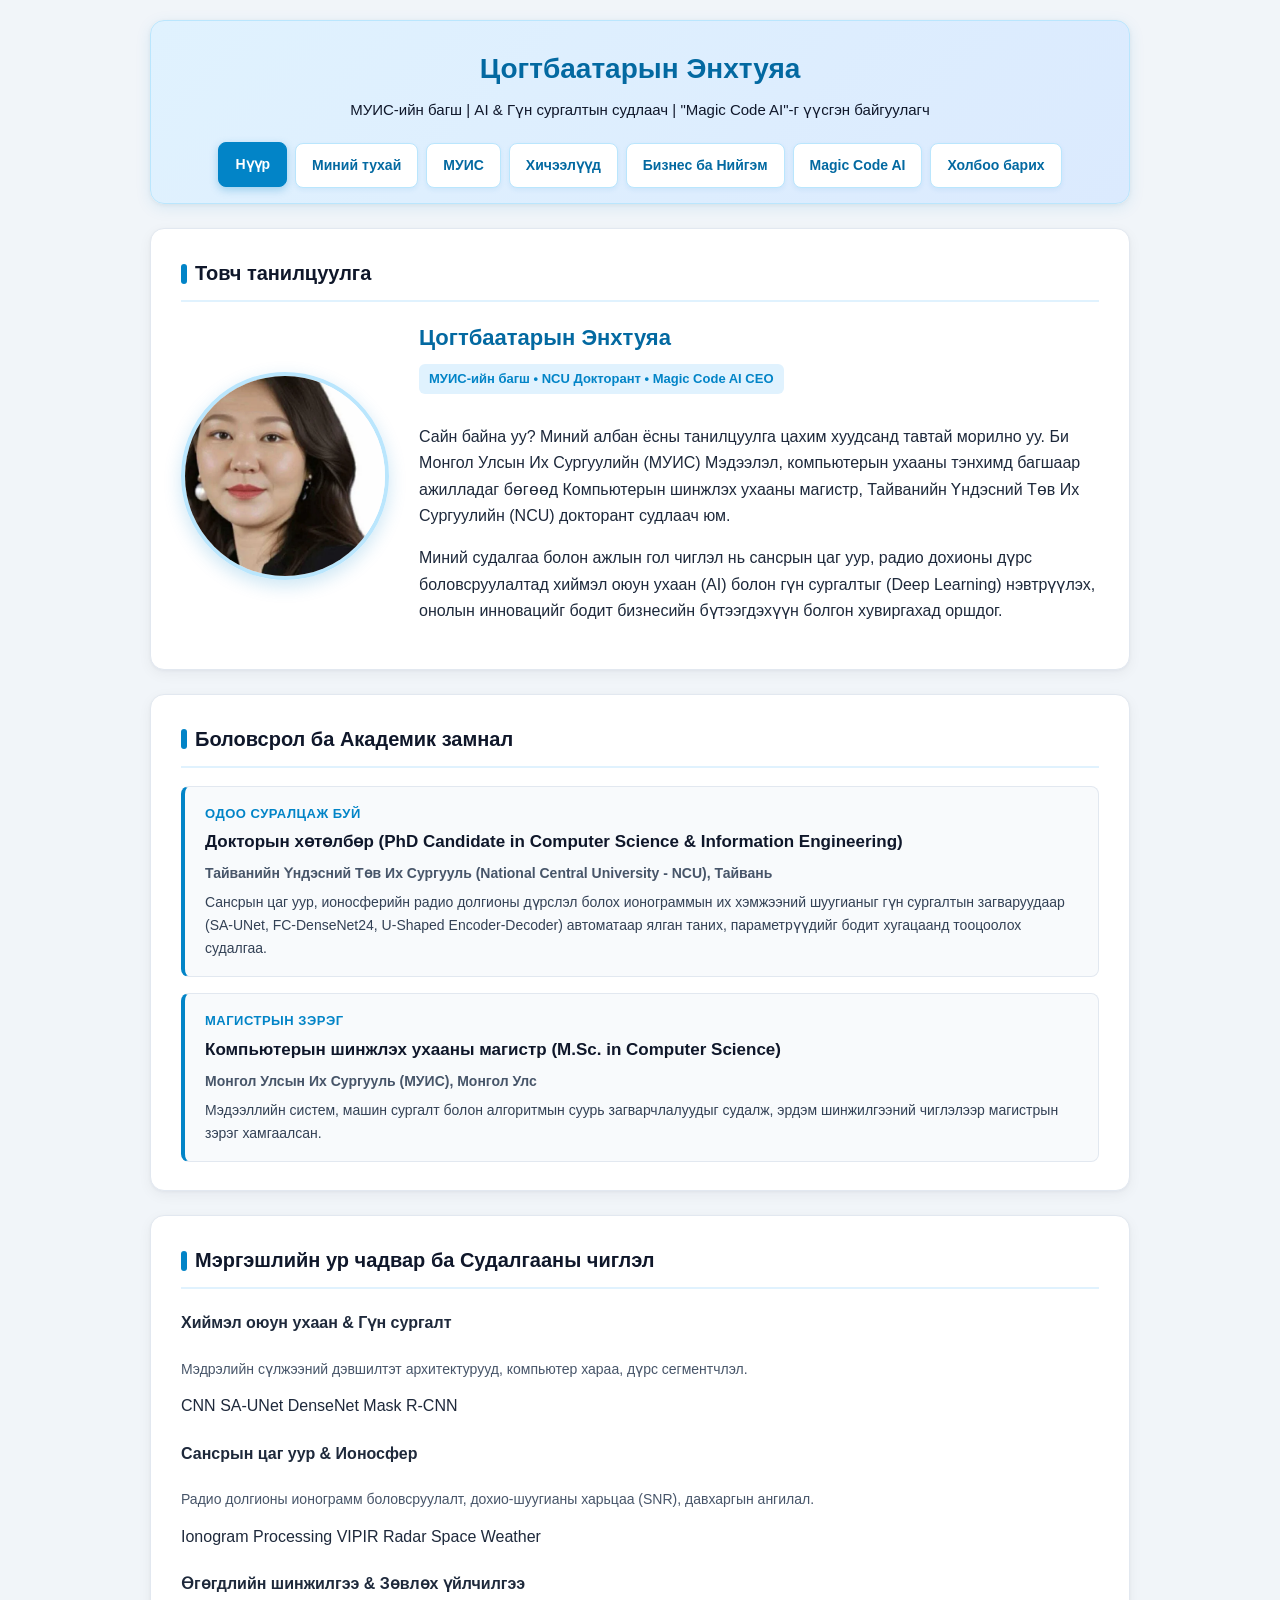
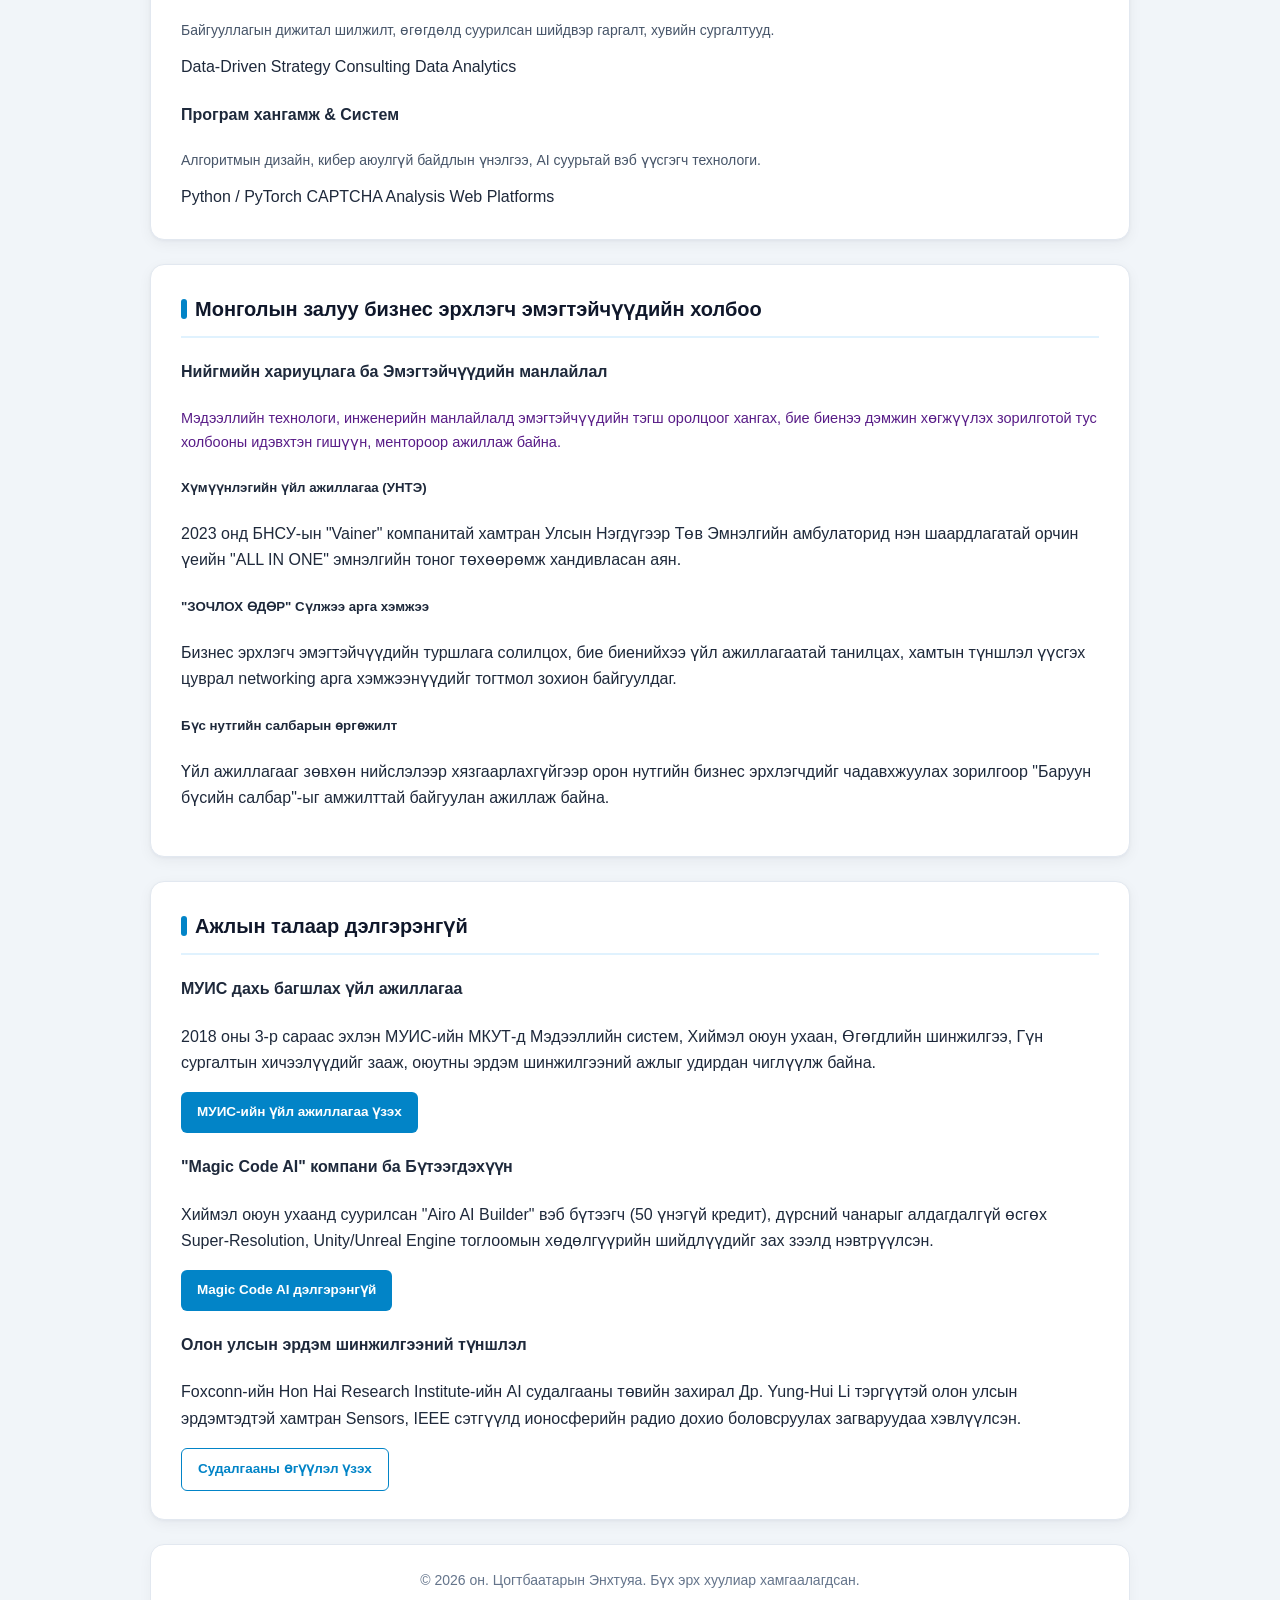
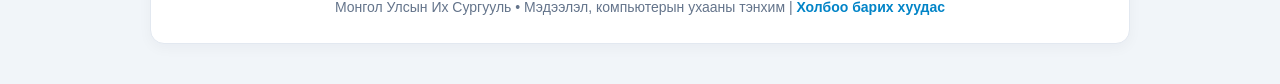
<file: index.html>
<!doctype html>
<html lang="mn">
  <head>
    <meta charset="UTF-8" />
    <meta name="viewport" content="width=device-width, initial-scale=1.0" />
    <title>Нүүр хуудас - Цогтбаатарын Энхтуяа</title>
    <link rel="stylesheet" href="style.css" />
  </head>
  <body>
    <div class="site-wrapper">
      <!--  БЛОК 1: НАВИГАЦИ ХЭСЭГ (Цайвар цэнхэр фонтой блок)-->
      <header class="block-nav">
        <h1 class="site-title">Цогтбаатарын Энхтуяа</h1>
        <p class="site-subtitle">
          МУИС-ийн багш | AI & Гүн сургалтын судлаач | "Magic Code AI"-г үүсгэн
          байгуулагч
        </p>
        <nav>
          <ul>
            <li><a href="index.html" class="active">Нүүр</a></li>
            <li><a href="about.html">Миний тухай</a></li>
            <li><a href="muis.html">МУИС</a></li>
            <li><a href="course.html">Хичээлүүд</a></li>
            <li><a href="business.html">Бизнес ба Нийгэм</a></li>
            <li><a href="magic-code-ai.html">Magic Code AI</a></li>
            <li><a href="contact.html">Холбоо барих</a></li>
          </ul>
        </nav>
      </header>

      <!-- БЛОК 2: ТОВЧ ТАНИЛЦУУЛГА БЛОК-->
      <section class="content-block">
        <h2 class="block-title">Товч танилцуулга</h2>
        <div class="intro-container">
          <div class="profile-photo-wrapper">
            <img
              src="images/Enkhtuya-Tsogtbaatar-2.webp"
              alt="Цогтбаатарын Энхтуяагийн зураг"
              class="profile-photo"
            />
          </div>
          <div class="intro-text">
            <h3>Цогтбаатарын Энхтуяа</h3>
            <span class="intro-badge"
              >МУИС-ийн багш &bull; NCU Докторант &bull; Magic Code AI CEO</span
            >
            <p>
              Сайн байна уу? Миний албан ёсны танилцуулга цахим хуудсанд тавтай
              морилно уу. Би Монгол Улсын Их Сургуулийн (МУИС) Мэдээлэл,
              компьютерын ухааны тэнхимд багшаар ажилладаг бөгөөд Компьютерын
              шинжлэх ухааны магистр, Тайванийн Үндэсний Төв Их Сургуулийн (NCU)
              докторант судлаач юм.
            </p>
            <p>
              Миний судалгаа болон ажлын гол чиглэл нь сансрын цаг уур, радио
              дохионы дүрс боловсруулалтад хиймэл оюун ухаан (AI) болон гүн
              сургалтыг (Deep Learning) нэвтрүүлэх, онолын инновацийг бодит
              бизнесийн бүтээгдэхүүн болгон хувиргахад оршдог.
            </p>
          </div>
        </div>
      </section>

      <!-- БЛОК 3: БОЛОВСРОЛ БЛОК-->
      <section class="content-block">
        <h2 class="block-title">Боловсрол ба Академик замнал</h2>
        <div class="timeline-list">
          <div class="timeline-item">
            <div class="timeline-period">Одоо суралцаж буй</div>
            <div class="timeline-title">
              Докторын хөтөлбөр (PhD Candidate in Computer Science & Information
              Engineering)
            </div>
            <div class="timeline-institution">
              Тайванийн Үндэсний Төв Их Сургууль (National Central University -
              NCU), Тайвань
            </div>
            <p class="timeline-desc">
              Сансрын цаг уур, ионосферийн радио долгионы дүрслэл болох
              ионограммын их хэмжээний шуугианыг гүн сургалтын загваруудаар
              (SA-UNet, FC-DenseNet24, U-Shaped Encoder-Decoder) автоматаар
              ялган таних, параметрүүдийг бодит хугацаанд тооцоолох судалгаа.
            </p>
          </div>
          <div class="timeline-item">
            <div class="timeline-period">Магистрын зэрэг</div>
            <div class="timeline-title">
              Компьютерын шинжлэх ухааны магистр (M.Sc. in Computer Science)
            </div>
            <div class="timeline-institution">
              Монгол Улсын Их Сургууль (МУИС), Монгол Улс
            </div>
            <p class="timeline-desc">
              Мэдээллийн систем, машин сургалт болон алгоритмын суурь
              загварчлалуудыг судалж, эрдэм шинжилгээний чиглэлээр магистрын
              зэрэг хамгаалсан.
            </p>
          </div>
        </div>
      </section>

      <!-- БЛОК 4: УР ЧАДВАР, ЧИГЛЭЛ БЛОК-->
      <section class="content-block">
        <h2 class="block-title">Мэргэшлийн ур чадвар ба Судалгааны чиглэл</h2>
        <div class="skills-grid">
          <div class="skill-card">
            <h4>Хиймэл оюун ухаан & Гүн сургалт</h4>
            <p style="font-size: 14px; color: #475569; margin-bottom: 12px">
              Мэдрэлийн сүлжээний дэвшилтэт архитектурууд, компьютер хараа, дүрс
              сегментчлэл.
            </p>
            <div class="skill-tags">
              <span class="skill-tag">CNN</span>
              <span class="skill-tag">SA-UNet</span>
              <span class="skill-tag">DenseNet</span>
              <span class="skill-tag">Mask R-CNN</span>
            </div>
          </div>

          <div class="skill-card">
            <h4>Сансрын цаг уур & Ионосфер</h4>
            <p style="font-size: 14px; color: #475569; margin-bottom: 12px">
              Радио долгионы ионограмм боловсруулалт, дохио-шуугианы харьцаа
              (SNR), давхаргын ангилал.
            </p>
            <div class="skill-tags">
              <span class="skill-tag">Ionogram Processing</span>
              <span class="skill-tag">VIPIR Radar</span>
              <span class="skill-tag">Space Weather</span>
            </div>
          </div>

          <div class="skill-card">
            <h4>Өгөгдлийн шинжилгээ & Зөвлөх үйлчилгээ</h4>
            <p style="font-size: 14px; color: #475569; margin-bottom: 12px">
              Байгууллагын дижитал шилжилт, өгөгдөлд суурилсан шийдвэр гаргалт,
              хувийн сургалтууд.
            </p>
            <div class="skill-tags">
              <span class="skill-tag">Data-Driven Strategy</span>
              <span class="skill-tag">Consulting</span>
              <span class="skill-tag">Data Analytics</span>
            </div>
          </div>

          <div class="skill-card">
            <h4>Програм хангамж & Систем</h4>
            <p style="font-size: 14px; color: #475569; margin-bottom: 12px">
              Алгоритмын дизайн, кибер аюулгүй байдлын үнэлгээ, AI суурьтай вэб
              үүсгэгч технологи.
            </p>
            <div class="skill-tags">
              <span class="skill-tag">Python / PyTorch</span>
              <span class="skill-tag">CAPTCHA Analysis</span>
              <span class="skill-tag">Web Platforms</span>
            </div>
          </div>
        </div>
      </section>

      <!-- БЛОК 5: МОНГОЛЫН ЗАЛУУ БИЗНЕС ЭРХЛЭГЧ ЭМЭГТЭЙЧҮҮДИЙН ХОЛБОО БЛОК-->
      <section class="content-block">
        <h2 class="block-title">
          Монголын залуу бизнес эрхлэгч эмэгтэйчүүдийн холбоо
        </h2>
        <div class="community-box">
          <h4>Нийгмийн хариуцлага ба Эмэгтэйчүүдийн манлайлал</h4>
          <p style="margin: 0; color: #581c87; font-size: 14.5px">
            Мэдээллийн технологи, инженерийн манлайлалд эмэгтэйчүүдийн тэгш
            оролцоог хангах, бие биенээ дэмжин хөгжүүлэх зорилготой тус холбооны
            идэвхтэн гишүүн, ментороор ажиллаж байна.
          </p>
        </div>

        <div class="community-highlights">
          <div class="highlight-subcard">
            <h5>Хүмүүнлэгийн үйл ажиллагаа (УНТЭ)</h5>
            <p>
              2023 онд БНСУ-ын "Vainer" компанитай хамтран Улсын Нэгдүгээр Төв
              Эмнэлгийн амбулаторид нэн шаардлагатай орчин үеийн "ALL IN ONE"
              эмнэлгийн тоног төхөөрөмж хандивласан аян.
            </p>
          </div>

          <div class="highlight-subcard">
            <h5>"ЗОЧЛОХ ӨДӨР" Сүлжээ арга хэмжээ</h5>
            <p>
              Бизнес эрхлэгч эмэгтэйчүүдийн туршлага солилцох, бие биенийхээ үйл
              ажиллагаатай танилцах, хамтын түншлэл үүсгэх цуврал networking
              арга хэмжээнүүдийг тогтмол зохион байгуулдаг.
            </p>
          </div>

          <div class="highlight-subcard">
            <h5>Бүс нутгийн салбарын өргөжилт</h5>
            <p>
              Үйл ажиллагааг зөвхөн нийслэлээр хязгаарлахгүйгээр орон нутгийн
              бизнес эрхлэгчдийг чадавхжуулах зорилгоор "Баруун бүсийн
              салбар"-ыг амжилттай байгуулан ажиллаж байна.
            </p>
          </div>
        </div>
      </section>

      <!-- БЛОК 6: АЖЛЫН ТАЛААР ДЭЛГЭРЭНГҮЙ БЛОК-->
      <section class="content-block">
        <h2 class="block-title">Ажлын талаар дэлгэрэнгүй</h2>
        <div class="work-grid">
          <div class="work-card">
            <div>
              <h4>МУИС дахь багшлах үйл ажиллагаа</h4>
              <p>
                2018 оны 3-р сараас эхлэн МУИС-ийн МКУТ-д Мэдээллийн систем,
                Хиймэл оюун ухаан, Өгөгдлийн шинжилгээ, Гүн сургалтын
                хичээлүүдийг зааж, оюутны эрдэм шинжилгээний ажлыг удирдан
                чиглүүлж байна.
              </p>
            </div>
            <a href="muis.html" class="btn">МУИС-ийн үйл ажиллагаа үзэх</a>
          </div>

          <div class="work-card">
            <div>
              <h4>"Magic Code AI" компани ба Бүтээгдэхүүн</h4>
              <p>
                Хиймэл оюун ухаанд суурилсан "Airo AI Builder" вэб бүтээгч (50
                үнэгүй кредит), дүрсний чанарыг алдагдалгүй өсгөх
                Super-Resolution, Unity/Unreal Engine тоглоомын хөдөлгүүрийн
                шийдлүүдийг зах зээлд нэвтрүүлсэн.
              </p>
            </div>
            <a href="magic-code-ai.html" class="btn"
              >Magic Code AI дэлгэрэнгүй</a
            >
          </div>

          <div class="work-card">
            <div>
              <h4>Олон улсын эрдэм шинжилгээний түншлэл</h4>
              <p>
                Foxconn-ийн Hon Hai Research Institute-ийн AI судалгааны төвийн
                захирал Др. Yung-Hui Li тэргүүтэй олон улсын эрдэмтэдтэй хамтран
                Sensors, IEEE сэтгүүлд ионосферийн радио дохио боловсруулах
                загваруудаа хэвлүүлсэн.
              </p>
            </div>
            <a href="about.html" class="btn btn-outline"
              >Судалгааны өгүүлэл үзэх</a
            >
          </div>
        </div>
      </section>

      <!-- ХӨЛ ХЭСЭГ (FOOTER БЛОК)-->
      <footer class="block-footer">
        <p>
          &copy; 2026 он. Цогтбаатарын Энхтуяа. Бүх эрх хуулиар хамгаалагдсан.
        </p>
        <p>
          Монгол Улсын Их Сургууль &bull; Мэдээлэл, компьютерын ухааны тэнхим |
          <a href="contact.html">Холбоо барих хуудас</a>
        </p>
      </footer>
    </div>
  </body>
</html>
</file>
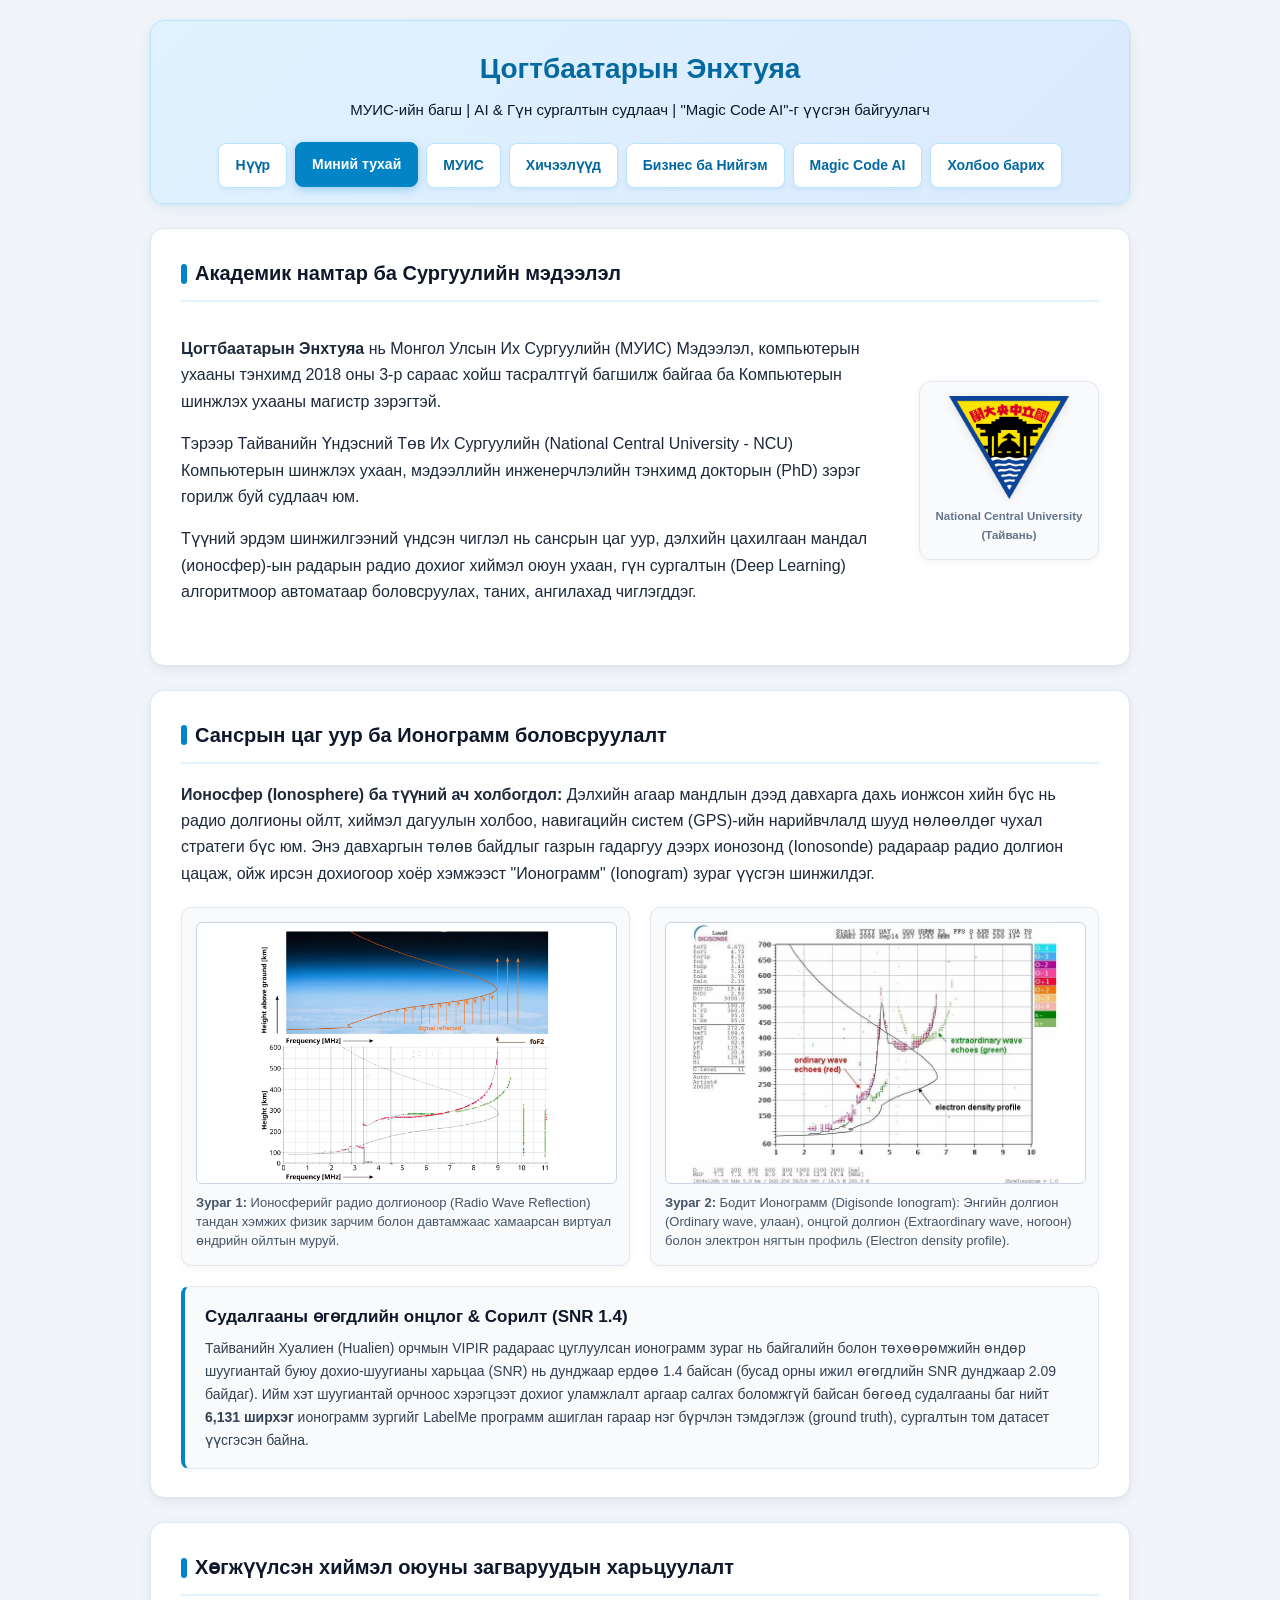
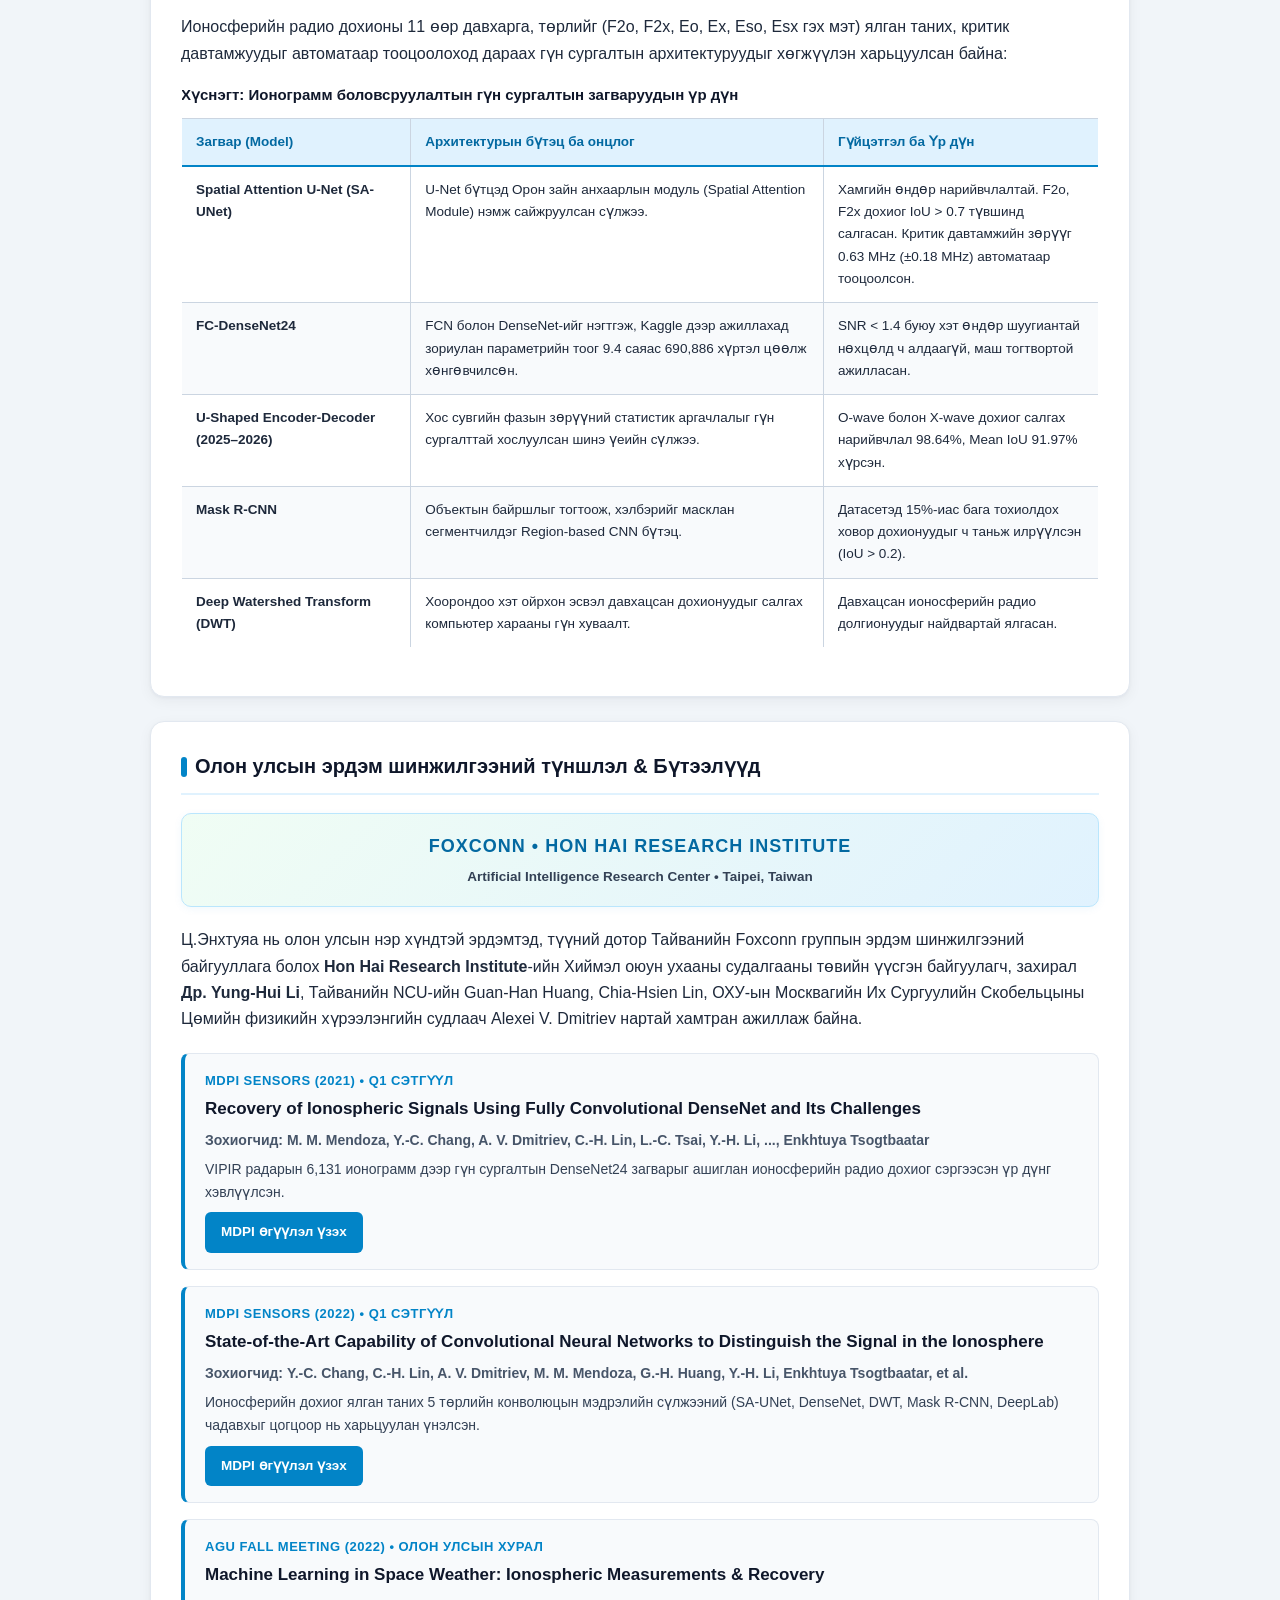
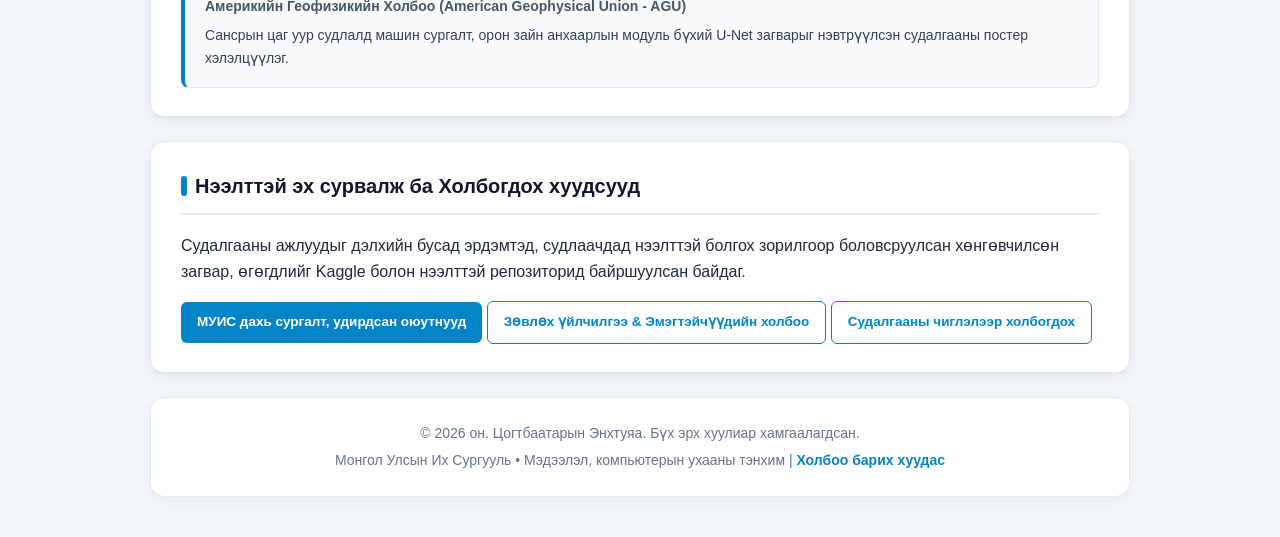
<file: about.html>
<!doctype html>
<html lang="mn">
  <head>
    <meta charset="UTF-8" />
    <meta name="viewport" content="width=device-width, initial-scale=1.0" />
    <title>Миний тухай & Эрдэм шинжилгээ - Цогтбаатарын Энхтуяа</title>
    <link rel="stylesheet" href="style.css" />
  </head>
  <body>
    <div class="site-wrapper">
      <!-- БЛОК 1: НАВИГАЦИ ХЭСЭГ (Цайвар цэнхэр фонтой блок)-->
      <header class="block-nav">
        <h1 class="site-title">Цогтбаатарын Энхтуяа</h1>
        <p class="site-subtitle">
          МУИС-ийн багш | AI & Гүн сургалтын судлаач | "Magic Code AI"-г үүсгэн
          байгуулагч
        </p>
        <nav>
          <ul>
            <li><a href="index.html">Нүүр</a></li>
            <li><a href="about.html" class="active">Миний тухай</a></li>
            <li><a href="muis.html">МУИС</a></li>
            <li><a href="course.html">Хичээлүүд</a></li>
            <li><a href="business.html">Бизнес ба Нийгэм</a></li>
            <li><a href="magic-code-ai.html">Magic Code AI</a></li>
            <li><a href="contact.html">Холбоо барих</a></li>
          </ul>
        </nav>
      </header>

      <!--  БЛОК 2: АКАДЕМИК НАМТАР БА ЭРДМИЙН ЗЭРЭГ (NCU ЛОГОТОЙ)-->
      <section class="content-block">
        <h2 class="block-title">Академик намтар ба Сургуулийн мэдээлэл</h2>

        <div class="institution-flex">
          <div class="institution-text">
            <p>
              <strong>Цогтбаатарын Энхтуяа</strong> нь Монгол Улсын Их
              Сургуулийн (МУИС) Мэдээлэл, компьютерын ухааны тэнхимд 2018 оны
              3-р сараас хойш тасралтгүй багшилж байгаа ба Компьютерын шинжлэх
              ухааны магистр зэрэгтэй.
            </p>
            <p>
              Тэрээр Тайванийн Үндэсний Төв Их Сургуулийн (National Central
              University - NCU) Компьютерын шинжлэх ухаан, мэдээллийн
              инженерчлэлийн тэнхимд докторын (PhD) зэрэг горилж буй судлаач юм.
            </p>
            <p>
              Түүний эрдэм шинжилгээний үндсэн чиглэл нь сансрын цаг уур,
              дэлхийн цахилгаан мандал (ионосфер)-ын радарын радио дохиог хиймэл
              оюун ухаан, гүн сургалтын (Deep Learning) алгоритмоор автоматаар
              боловсруулах, таних, ангилахад чиглэгддэг.
            </p>
          </div>
          <div class="institution-logo-box">
            <img
              src="images/NCULogo.svg.webp"
              alt="National Central University (NCU) Сургуулийн албан ёсны лого"
              class="institution-logo"
            />
            <p class="institution-logo-caption">
              National Central University<br />(Тайвань)
            </p>
          </div>
        </div>
      </section>

      <!-- БЛОК 3: САНСРЫН ЦАГ УУР БА ИОНОГРАММ БОЛОВСРУУЛАЛТ (3, 4-Р ЗУРАГТАЙ)-->
      <section class="content-block">
        <h2 class="block-title">Сансрын цаг уур ба Ионограмм боловсруулалт</h2>

        <p>
          <strong>Ионосфер (Ionosphere) ба түүний ач холбогдол:</strong> Дэлхийн
          агаар мандлын дээд давхарга дахь ионжсон хийн бүс нь радио долгионы
          ойлт, хиймэл дагуулын холбоо, навигацийн систем (GPS)-ийн нарийвчлалд
          шууд нөлөөлдөг чухал стратеги бүс юм. Энэ давхаргын төлөв байдлыг
          газрын гадаргуу дээрх ионозонд (Ionosonde) радараар радио долгион
          цацаж, ойж ирсэн дохиогоор хоёр хэмжээст "Ионограмм" (Ionogram) зураг
          үүсгэн шинжилдэг.
        </p>

        <!-- 3 ба 4-р бодит зургууд-->
        <div class="ionogram-gallery">
          <div class="ionogram-card">
            <img
              src="images/Ионосферийг radio wave-ээр хэмжих зарчим.jpg"
              alt="Ионосферийг radio wave-ээр хэмжих зарчим"
              class="ionogram-img"
            />
            <p class="ionogram-caption">
              <strong>Зураг 1:</strong> Ионосферийг радио долгионоор (Radio Wave
              Reflection) тандан хэмжих физик зарчим болон давтамжаас хамаарсан
              виртуал өндрийн ойлтын муруй.
            </p>
          </div>

          <div class="ionogram-card">
            <img
              src="images/Ionogram.jpg"
              alt="Digisonde Ионограмм - Ordinary wave ба Extraordinary wave ойлт"
              class="ionogram-img"
            />
            <p class="ionogram-caption">
              <strong>Зураг 2:</strong> Бодит Ионограмм (Digisonde Ionogram):
              Энгийн долгион (Ordinary wave, улаан), онцгой долгион
              (Extraordinary wave, ногоон) болон электрон нягтын профиль
              (Electron density profile).
            </p>
          </div>
        </div>

        <div class="timeline-item" style="margin-top: 15px">
          <div class="timeline-title">
            Судалгааны өгөгдлийн онцлог & Сорилт (SNR 1.4)
          </div>
          <p class="timeline-desc">
            Тайванийн Хуалиен (Hualien) орчмын VIPIR радараас цуглуулсан
            ионограмм зураг нь байгалийн болон төхөөрөмжийн өндөр шуугиантай
            буюу дохио-шуугианы харьцаа (SNR) нь дунджаар ердөө 1.4 байсан
            (бусад орны ижил өгөгдлийн SNR дунджаар 2.09 байдаг). Ийм хэт
            шуугиантай орчноос хэрэгцээт дохиог уламжлалт аргаар салгах
            боломжгүй байсан бөгөөд судалгааны баг нийт
            <strong>6,131 ширхэг</strong> ионограмм зургийг LabelMe программ
            ашиглан гараар нэг бүрчлэн тэмдэглэж (ground truth), сургалтын том
            датасет үүсгэсэн байна.
          </p>
        </div>
      </section>

      <!-- БЛОК 4: ГҮН СУРГАЛТЫН ЗАГВАРУУДЫН ХАРЬЦУУЛАЛТ (ХҮСНЭГТ)-->
      <section class="content-block">
        <h2 class="block-title">
          Хөгжүүлсэн хиймэл оюуны загваруудын харьцуулалт
        </h2>

        <p>
          Ионосферийн радио дохионы 11 өөр давхарга, төрлийг (F2o, F2x, Eo, Ex,
          Eso, Esx гэх мэт) ялган таних, критик давтамжуудыг автоматаар
          тооцоолоход дараах гүн сургалтын архитектуруудыг хөгжүүлэн харьцуулсан
          байна:
        </p>

        <!-- 2 дахь зураг дээрх хүснэгт (Бүдэг хүрээ, тодорхой шугам-->
        <table>
          <caption>
            Хүснэгт: Ионограмм боловсруулалтын гүн сургалтын загваруудын үр дүн
          </caption>
          <thead>
            <tr>
              <th style="width: 25%">Загвар (Model)</th>
              <th style="width: 45%">Архитектурын бүтэц ба онцлог</th>
              <th style="width: 30%">Гүйцэтгэл ба Үр дүн</th>
            </tr>
          </thead>
          <tbody>
            <tr>
              <td><strong>Spatial Attention U-Net (SA-UNet)</strong></td>
              <td>
                U-Net бүтцэд Орон зайн анхаарлын модуль (Spatial Attention
                Module) нэмж сайжруулсан сүлжээ.
              </td>
              <td>
                Хамгийн өндөр нарийвчлалтай. F2o, F2x дохиог IoU &gt; 0.7
                түвшинд салгасан. Критик давтамжийн зөрүүг 0.63 MHz (±0.18 MHz)
                автоматаар тооцоолсон.
              </td>
            </tr>
            <tr>
              <td><strong>FC-DenseNet24</strong></td>
              <td>
                FCN болон DenseNet-ийг нэгтгэж, Kaggle дээр ажиллахад зориулан
                параметрийн тоог 9.4 саяас 690,886 хүртэл цөөлж хөнгөвчилсөн.
              </td>
              <td>
                SNR &lt; 1.4 буюу хэт өндөр шуугиантай нөхцөлд ч алдаагүй, маш
                тогтвортой ажилласан.
              </td>
            </tr>
            <tr>
              <td><strong>U-Shaped Encoder-Decoder (2025–2026)</strong></td>
              <td>
                Хос сувгийн фазын зөрүүний статистик аргачлалыг гүн сургалттай
                хослуулсан шинэ үеийн сүлжээ.
              </td>
              <td>
                O-wave болон X-wave дохиог салгах нарийвчлал 98.64%, Mean IoU
                91.97% хүрсэн.
              </td>
            </tr>
            <tr>
              <td><strong>Mask R-CNN</strong></td>
              <td>
                Объектын байршлыг тогтоож, хэлбэрийг масклан сегментчилдэг
                Region-based CNN бүтэц.
              </td>
              <td>
                Датасетэд 15%-иас бага тохиолдох ховор дохионуудыг ч таньж
                илрүүлсэн (IoU &gt; 0.2).
              </td>
            </tr>
            <tr>
              <td><strong>Deep Watershed Transform (DWT)</strong></td>
              <td>
                Хоорондоо хэт ойрхон эсвэл давхацсан дохионуудыг салгах
                компьютер харааны гүн хуваалт.
              </td>
              <td>
                Давхацсан ионосферийн радио долгионуудыг найдвартай ялгасан.
              </td>
            </tr>
          </tbody>
        </table>
      </section>

      <!--  БЛОК 5: ОЛОН УЛСЫН ТҮНШЛЭЛ & СЭТГҮҮЛД ХЭВЛЭГДСЭН БҮТЭЭЛ-->
      <section class="content-block">
        <h2 class="block-title">
          Олон улсын эрдэм шинжилгээний түншлэл & Бүтээлүүд
        </h2>

        <div class="partner-badge-box">
          <div class="partner-logo-title">
            FOXCONN &bull; HON HAI RESEARCH INSTITUTE
          </div>
          <div class="partner-sub">
            Artificial Intelligence Research Center &bull; Taipei, Taiwan
          </div>
        </div>

        <p>
          Ц.Энхтуяа нь олон улсын нэр хүндтэй эрдэмтэд, түүний дотор Тайванийн
          Foxconn группын эрдэм шинжилгээний байгууллага болох
          <strong>Hon Hai Research Institute</strong>-ийн Хиймэл оюун ухааны
          судалгааны төвийн үүсгэн байгуулагч, захирал
          <strong>Др. Yung-Hui Li</strong>, Тайванийн NCU-ийн Guan-Han Huang,
          Chia-Hsien Lin, ОХУ-ын Москвагийн Их Сургуулийн Скобельцыны Цөмийн
          физикийн хүрээлэнгийн судлаач Alexei V. Dmitriev нартай хамтран
          ажиллаж байна.
        </p>

        <div class="timeline-list" style="margin-top: 20px">
          <div class="timeline-item">
            <div class="timeline-period">
              MDPI Sensors (2021) &bull; Q1 сэтгүүл
            </div>
            <div class="timeline-title">
              Recovery of Ionospheric Signals Using Fully Convolutional DenseNet
              and Its Challenges
            </div>
            <div class="timeline-institution">
              Зохиогчид: M. M. Mendoza, Y.-C. Chang, A. V. Dmitriev, C.-H. Lin,
              L.-C. Tsai, Y.-H. Li, ..., Enkhtuya Tsogtbaatar
            </div>
            <p class="timeline-desc">
              VIPIR радарын 6,131 ионограмм дээр гүн сургалтын DenseNet24
              загварыг ашиглан ионосферийн радио дохиог сэргээсэн үр дүнг
              хэвлүүлсэн.
            </p>
            <p style="margin-top: 8px; margin-bottom: 0">
              <a
                href="https://www.mdpi.com/1424-8220/21/19/6482"
                target="_blank"
                rel="noopener noreferrer"
                class="btn"
                >MDPI өгүүлэл үзэх</a
              >
            </p>
          </div>

          <div class="timeline-item">
            <div class="timeline-period">
              MDPI Sensors (2022) &bull; Q1 сэтгүүл
            </div>
            <div class="timeline-title">
              State-of-the-Art Capability of Convolutional Neural Networks to
              Distinguish the Signal in the Ionosphere
            </div>
            <div class="timeline-institution">
              Зохиогчид: Y.-C. Chang, C.-H. Lin, A. V. Dmitriev, M. M. Mendoza,
              G.-H. Huang, Y.-H. Li, Enkhtuya Tsogtbaatar, et al.
            </div>
            <p class="timeline-desc">
              Ионосферийн дохиог ялган таних 5 төрлийн конволюцын мэдрэлийн
              сүлжээний (SA-UNet, DenseNet, DWT, Mask R-CNN, DeepLab) чадавхыг
              цогцоор нь харьцуулан үнэлсэн.
            </p>
            <p style="margin-top: 8px; margin-bottom: 0">
              <a
                href="https://www.mdpi.com/1424-8220/22/7/2758"
                target="_blank"
                rel="noopener noreferrer"
                class="btn"
                >MDPI өгүүлэл үзэх</a
              >
            </p>
          </div>

          <div class="timeline-item">
            <div class="timeline-period">
              AGU Fall Meeting (2022) &bull; Олон улсын хурал
            </div>
            <div class="timeline-title">
              Machine Learning in Space Weather: Ionospheric Measurements &
              Recovery
            </div>
            <div class="timeline-institution">
              Америкийн Геофизикийн Холбоо (American Geophysical Union - AGU)
            </div>
            <p class="timeline-desc">
              Сансрын цаг уур судлалд машин сургалт, орон зайн анхаарлын модуль
              бүхий U-Net загварыг нэвтрүүлсэн судалгааны постер хэлэлцүүлэг.
            </p>
          </div>
        </div>
      </section>

      <!-- 
             БЛОК 6: НЭЭЛТТЭЙ ШИНЖЛЭХ УХААН БА ХОЛБООСУУД-->
      <section class="content-block">
        <h2 class="block-title">Нээлттэй эх сурвалж ба Холбогдох хуудсууд</h2>

        <p>
          Судалгааны ажлуудыг дэлхийн бусад эрдэмтэд, судлаачдад нээлттэй болгох
          зорилгоор боловсруулсан хөнгөвчилсөн загвар, өгөгдлийг Kaggle болон
          нээлттэй репозиторид байршуулсан байдаг.
        </p>
        <div style="margin-top: 15px">
          <a href="muis.html" class="btn"
            >МУИС дахь сургалт, удирдсан оюутнууд</a
          >
          <a href="business.html" class="btn btn-outline"
            >Зөвлөх үйлчилгээ & Эмэгтэйчүүдийн холбоо</a
          >
          <a href="contact.html" class="btn btn-outline"
            >Судалгааны чиглэлээр холбогдох</a
          >
        </div>
      </section>

      <!-- 
             ХӨЛ ХЭСЭГ (FOOTER)-->
      <footer class="block-footer">
        <p>
          &copy; 2026 он. Цогтбаатарын Энхтуяа. Бүх эрх хуулиар хамгаалагдсан.
        </p>
        <p>
          Монгол Улсын Их Сургууль &bull; Мэдээлэл, компьютерын ухааны тэнхим |
          <a href="contact.html">Холбоо барих хуудас</a>
        </p>
      </footer>
    </div>
  </body>
</html>
</file>
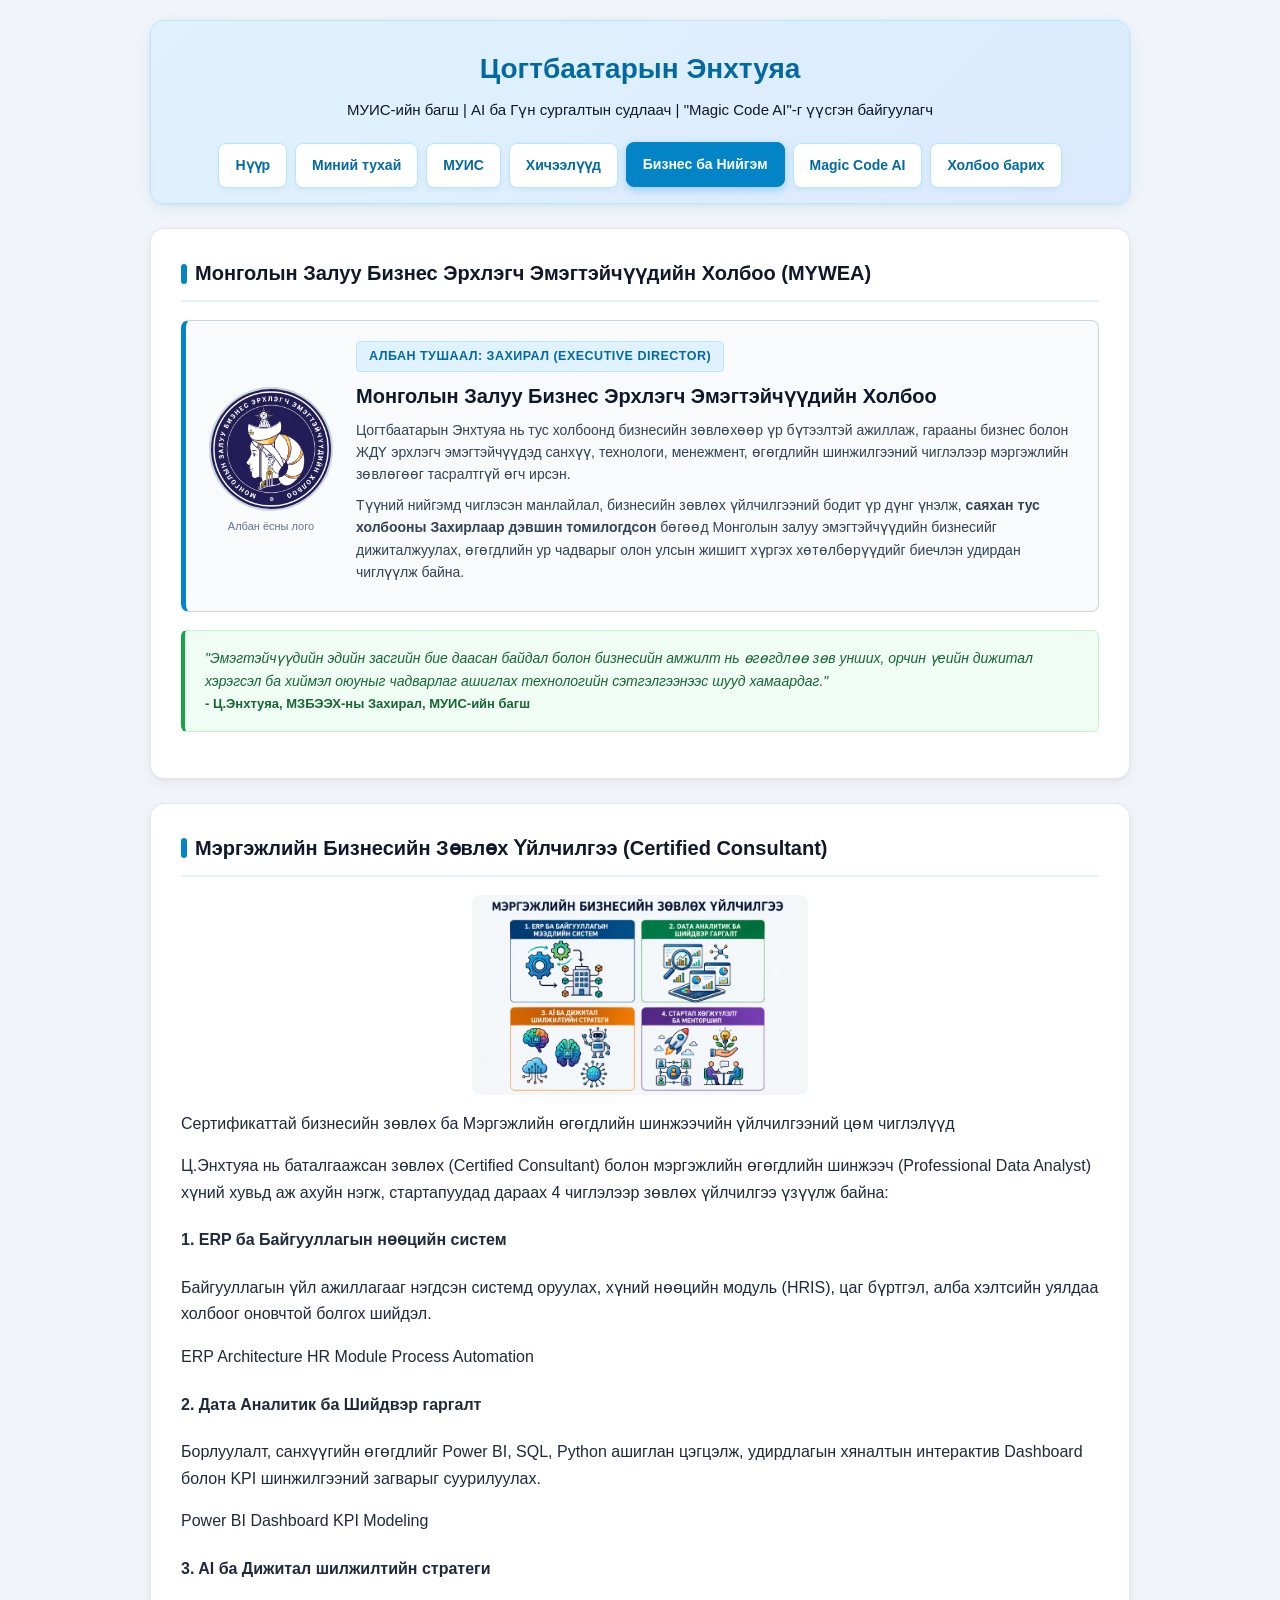
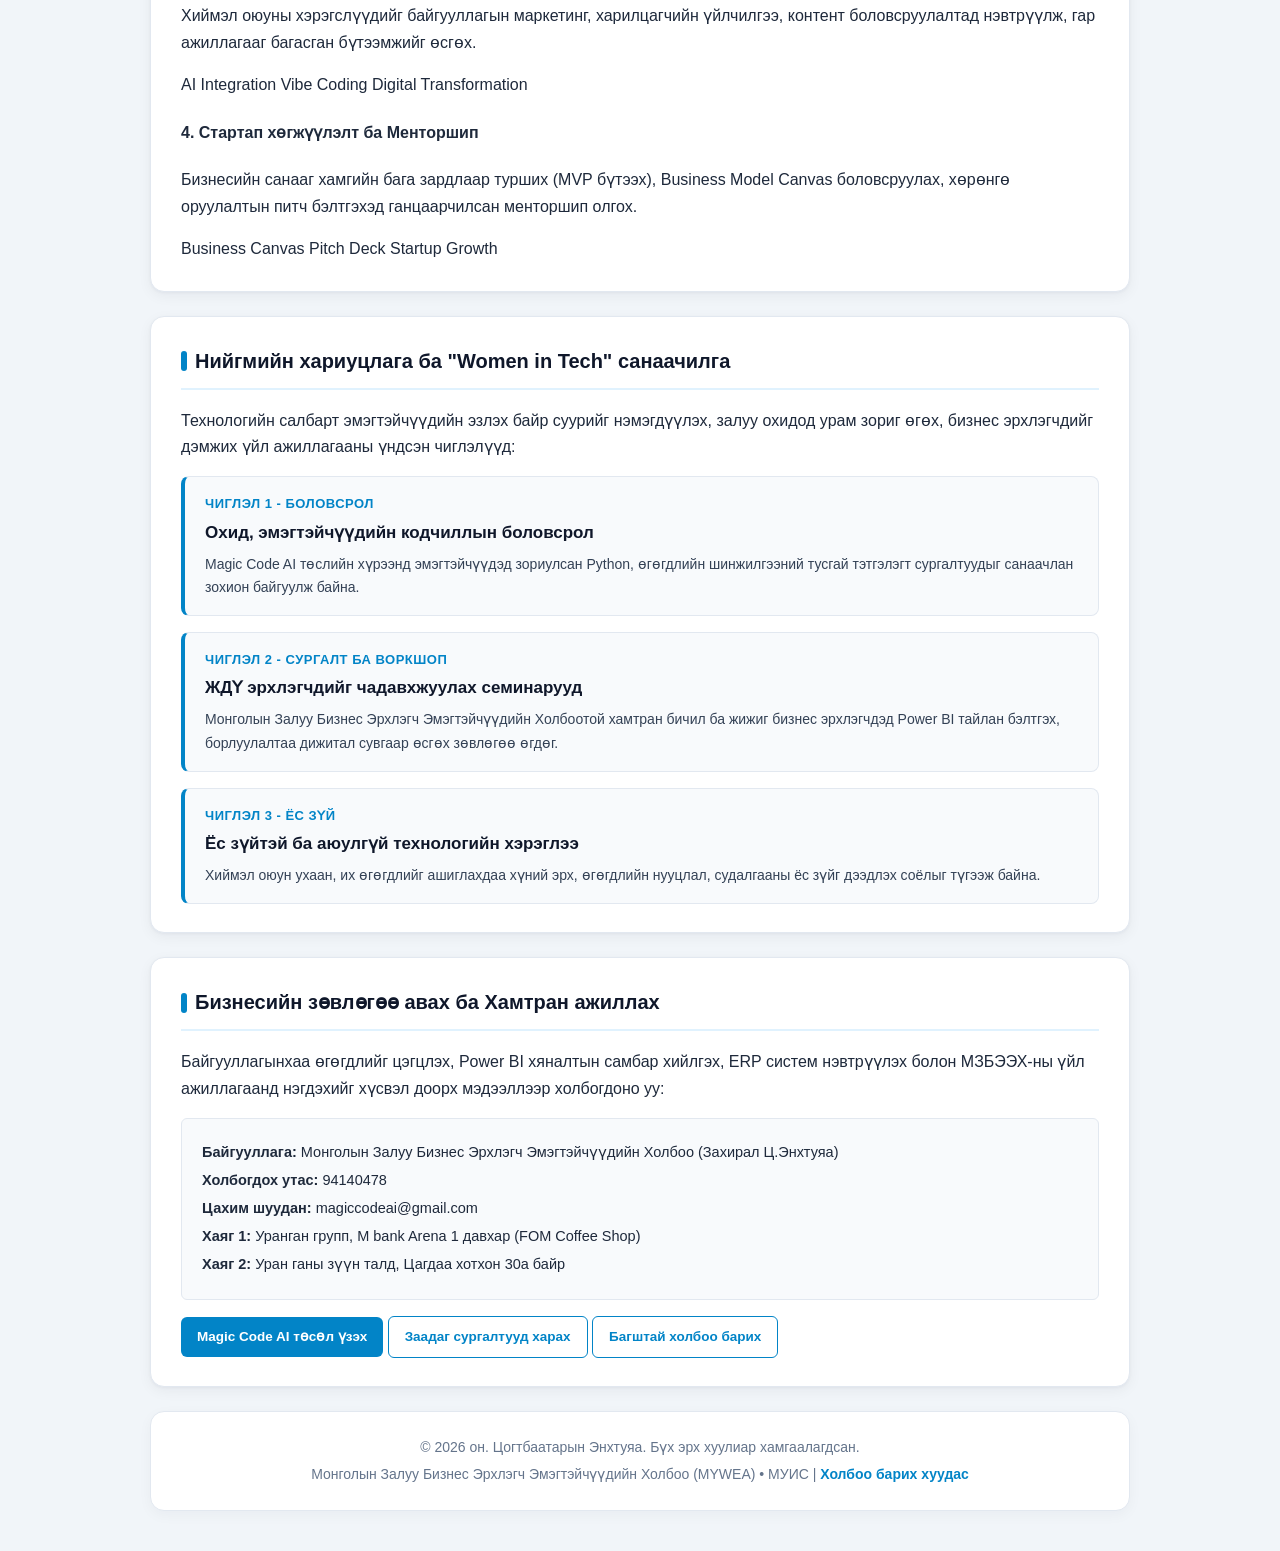
<file: business.html>
<!doctype html>
<html lang="mn">
  <head>
    <meta charset="UTF-8" />
    <meta name="viewport" content="width=device-width, initial-scale=1.0" />
    <title>Бизнес ба Нийгмийн Манлайлал - Цогтбаатарын Энхтуяа</title>
    <link rel="stylesheet" href="style.css" />
    <style>
      /* Хуудасны энгийн нэмэлт тохиргоо */
      .association-box {
        display: flex;
        flex-wrap: wrap;
        gap: 20px;
        align-items: center;
        background-color: #f8fafc;
        border: 1px solid #cbd5e1;
        border-left: 5px solid #0284c7;
        border-radius: 8px;
        padding: 20px;
        margin: 18px 0;
      }

      .association-logo-container {
        flex: 0 0 130px;
        text-align: center;
        margin: 0 auto;
      }

      .association-logo-img {
        width: 120px;
        height: 120px;
        border-radius: 50%;
        border: 2px solid #cbd5e1;
        background-color: #1a1e4a;
        object-fit: cover;
        display: block;
        margin: 0 auto;
      }

      .association-info {
        flex: 1 1 300px;
      }

      .role-badge {
        display: inline-block;
        background-color: #e0f2fe;
        color: #0369a1;
        border: 1px solid #bae6fd;
        padding: 4px 12px;
        border-radius: 4px;
        font-size: 12.5px;
        font-weight: 700;
        text-transform: uppercase;
        letter-spacing: 0.5px;
        margin-bottom: 8px;
      }

      .association-info h3 {
        margin: 0 0 6px 0;
        font-size: 20px;
        color: #0f172a;
      }

      .association-info p {
        margin: 0 0 8px 0;
        font-size: 14px;
        color: #334155;
        line-height: 1.6;
      }

      .quote-box {
        background-color: #f0fdf4;
        border: 1px solid #bbf7d0;
        border-left: 4px solid #16a34a;
        border-radius: 6px;
        padding: 16px 20px;
        margin: 18px 0;
      }

      .quote-box p {
        margin: 0;
        font-size: 14px;
        color: #166534;
        line-height: 1.6;
      }

      @media (max-width: 768px) {
        .association-box {
          flex-direction: column;
          text-align: center;
        }
      }
    </style>
  </head>
  <body>
    <div class="site-wrapper">
      <!-- ===================================================
             БЛОК 1: НАВИГАЦИ ХЭСЭГ (Цайвар цэнхэр)
             =================================================== -->
      <header class="block-nav">
        <h1 class="site-title">Цогтбаатарын Энхтуяа</h1>
        <p class="site-subtitle">
          МУИС-ийн багш | AI ба Гүн сургалтын судлаач | "Magic Code AI"-г үүсгэн
          байгуулагч
        </p>
        <nav>
          <ul>
            <li><a href="index.html">Нүүр</a></li>
            <li><a href="about.html">Миний тухай</a></li>
            <li><a href="muis.html">МУИС</a></li>
            <li><a href="course.html">Хичээлүүд</a></li>
            <li><a href="business.html" class="active">Бизнес ба Нийгэм</a></li>
            <li><a href="magic-code-ai.html">Magic Code AI</a></li>
            <li><a href="contact.html">Холбоо барих</a></li>
          </ul>
        </nav>
      </header>

      <!-- ===================================================
             БЛОК 2: МОНГОЛЫН ЗАЛУУ БИЗНЕС ЭРХЛЭГЧ ЭМЭГТЭЙЧҮҮДИЙН ХОЛБОО
             =================================================== -->
      <section class="content-block">
        <h2 class="block-title">
          Монголын Залуу Бизнес Эрхлэгч Эмэгтэйчүүдийн Холбоо (MYWEA)
        </h2>

        <!-- Албан ёсны лого бүхий танилцуулга хэсэг -->
        <div class="association-box">
          <div class="association-logo-container">
            <img
              src="images/Монголын залуу бизнес эрхлэгч эмэгтэйчүүдийн холбоо logo.jpg"
              alt="Монголын залуу бизнес эрхлэгч эмэгтэйчүүдийн холбооны албан ёсны лого"
              class="association-logo-img"
            />
            <p style="font-size: 11px; color: #64748b; margin-top: 6px">
              Албан ёсны лого
            </p>
          </div>
          <div class="association-info">
            <span class="role-badge"
              >Албан тушаал: Захирал (Executive Director)</span
            >
            <h3>Монголын Залуу Бизнес Эрхлэгч Эмэгтэйчүүдийн Холбоо</h3>
            <p>
              Цогтбаатарын Энхтуяа нь тус холбоонд бизнесийн зөвлөхөөр үр
              бүтээлтэй ажиллаж, гарааны бизнес болон ЖДҮ эрхлэгч эмэгтэйчүүдэд
              санхүү, технологи, менежмент, өгөгдлийн шинжилгээний чиглэлээр
              мэргэжлийн зөвлөгөөг тасралтгүй өгч ирсэн.
            </p>
            <p>
              Түүний нийгэмд чиглэсэн манлайлал, бизнесийн зөвлөх үйлчилгээний
              бодит үр дүнг үнэлж,
              <strong>саяхан тус холбооны Захирлаар дэвшин томилогдсон</strong>
              бөгөөд Монголын залуу эмэгтэйчүүдийн бизнесийг дижиталжуулах,
              өгөгдлийн ур чадварыг олон улсын жишигт хүргэх хөтөлбөрүүдийг
              биечлэн удирдан чиглүүлж байна.
            </p>
          </div>
        </div>

        <div class="quote-box">
          <p>
            <em
              >"Эмэгтэйчүүдийн эдийн засгийн бие даасан байдал болон бизнесийн
              амжилт нь өгөгдлөө зөв унших, орчин үеийн дижитал хэрэгсэл ба
              хиймэл оюуныг чадварлаг ашиглах технологийн сэтгэлгээнээс шууд
              хамаардаг."</em
            >
            <br /><strong style="font-size: 13px; color: #166534"
              >- Ц.Энхтуяа, МЗБЭЭХ-ны Захирал, МУИС-ийн багш</strong
            >
          </p>
        </div>
      </section>

      <!-- ===================================================
             БЛОК 3: БИЗНЕСИЙН ЗӨВЛӨХ ҮЙЛЧИЛГЭЭНИЙ ЧИГЛЭЛҮҮД
             =================================================== -->
      <section class="content-block">
        <h2 class="block-title">
          Мэргэжлийн Бизнесийн Зөвлөх Үйлчилгээ (Certified Consultant)
        </h2>

        <img
          src="images/business_consulting.png"
          alt="Ц.Энхтуяа багшийн бизнесийн зөвлөх үйлчилгээний 4 тулгуур"
          class="block-image"
          style="max-height: 200px; object-fit: contain"
        />
        <p class="block-image-caption">
          Сертификаттай бизнесийн зөвлөх ба Мэргэжлийн өгөгдлийн шинжээчийн
          үйлчилгээний цөм чиглэлүүд
        </p>

        <p>
          Ц.Энхтуяа нь баталгаажсан зөвлөх (Certified Consultant) болон
          мэргэжлийн өгөгдлийн шинжээч (Professional Data Analyst) хүний хувьд
          аж ахуйн нэгж, стартапуудад дараах 4 чиглэлээр зөвлөх үйлчилгээ үзүүлж
          байна:
        </p>

        <div class="skills-grid">
          <div class="skill-card">
            <h4>1. ERP ба Байгууллагын нөөцийн систем</h4>
            <p>
              Байгууллагын үйл ажиллагааг нэгдсэн системд оруулах, хүний нөөцийн
              модуль (HRIS), цаг бүртгэл, алба хэлтсийн уялдаа холбоог оновчтой
              болгох шийдэл.
            </p>
            <div class="skill-tags">
              <span class="skill-tag">ERP Architecture</span>
              <span class="skill-tag">HR Module</span>
              <span class="skill-tag">Process Automation</span>
            </div>
          </div>

          <div class="skill-card">
            <h4>2. Дата Аналитик ба Шийдвэр гаргалт</h4>
            <p>
              Борлуулалт, санхүүгийн өгөгдлийг Power BI, SQL, Python ашиглан
              цэгцэлж, удирдлагын хяналтын интерактив Dashboard болон KPI
              шинжилгээний загварыг суурилуулах.
            </p>
            <div class="skill-tags">
              <span class="skill-tag">Power BI</span>
              <span class="skill-tag">Dashboard</span>
              <span class="skill-tag">KPI Modeling</span>
            </div>
          </div>

          <div class="skill-card">
            <h4>3. AI ба Дижитал шилжилтийн стратеги</h4>
            <p>
              Хиймэл оюуны хэрэгслүүдийг байгууллагын маркетинг, харилцагчийн
              үйлчилгээ, контент боловсруулалтад нэвтрүүлж, гар ажиллагааг
              багасган бүтээмжийг өсгөх.
            </p>
            <div class="skill-tags">
              <span class="skill-tag">AI Integration</span>
              <span class="skill-tag">Vibe Coding</span>
              <span class="skill-tag">Digital Transformation</span>
            </div>
          </div>

          <div class="skill-card">
            <h4>4. Стартап хөгжүүлэлт ба Менторшип</h4>
            <p>
              Бизнесийн санааг хамгийн бага зардлаар турших (MVP бүтээх),
              Business Model Canvas боловсруулах, хөрөнгө оруулалтын питч
              бэлтгэхэд ганцаарчилсан менторшип олгох.
            </p>
            <div class="skill-tags">
              <span class="skill-tag">Business Canvas</span>
              <span class="skill-tag">Pitch Deck</span>
              <span class="skill-tag">Startup Growth</span>
            </div>
          </div>
        </div>
      </section>

      <!-- ===================================================
             БЛОК 4: НИЙГМИЙН ХАРИУЦЛАГА БА "WOMEN IN TECH" САНААЧИЛГА
             =================================================== -->
      <section class="content-block">
        <h2 class="block-title">
          Нийгмийн хариуцлага ба "Women in Tech" санаачилга
        </h2>
        <p>
          Технологийн салбарт эмэгтэйчүүдийн эзлэх байр суурийг нэмэгдүүлэх,
          залуу охидод урам зориг өгөх, бизнес эрхлэгчдийг дэмжих үйл
          ажиллагааны үндсэн чиглэлүүд:
        </p>

        <div class="timeline-list">
          <div class="timeline-item">
            <div class="timeline-period">Чиглэл 1 - Боловсрол</div>
            <div class="timeline-title">
              Охид, эмэгтэйчүүдийн кодчиллын боловсрол
            </div>
            <p class="timeline-desc">
              Magic Code AI төслийн хүрээнд эмэгтэйчүүдэд зориулсан Python,
              өгөгдлийн шинжилгээний тусгай тэтгэлэгт сургалтуудыг санаачлан
              зохион байгуулж байна.
            </p>
          </div>

          <div class="timeline-item">
            <div class="timeline-period">Чиглэл 2 - Сургалт ба Воркшоп</div>
            <div class="timeline-title">
              ЖДҮ эрхлэгчдийг чадавхжуулах семинарууд
            </div>
            <p class="timeline-desc">
              Монголын Залуу Бизнес Эрхлэгч Эмэгтэйчүүдийн Холбоотой хамтран
              бичил ба жижиг бизнес эрхлэгчдэд Power BI тайлан бэлтгэх,
              борлуулалтаа дижитал сувгаар өсгөх зөвлөгөө өгдөг.
            </p>
          </div>

          <div class="timeline-item">
            <div class="timeline-period">Чиглэл 3 - Ёс зүй</div>
            <div class="timeline-title">
              Ёс зүйтэй ба аюулгүй технологийн хэрэглээ
            </div>
            <p class="timeline-desc">
              Хиймэл оюун ухаан, их өгөгдлийг ашиглахдаа хүний эрх, өгөгдлийн
              нууцлал, судалгааны ёс зүйг дээдлэх соёлыг түгээж байна.
            </p>
          </div>
        </div>
      </section>

      <!-- ===================================================
             БЛОК 5: ЗӨВЛӨГӨӨ АВАХ БА ХАМТРАН АЖИЛЛАХ
             =================================================== -->
      <section class="content-block">
        <h2 class="block-title">Бизнесийн зөвлөгөө авах ба Хамтран ажиллах</h2>
        <p>
          Байгууллагынхаа өгөгдлийг цэгцлэх, Power BI хяналтын самбар хийлгэх,
          ERP систем нэвтрүүлэх болон МЗБЭЭХ-ны үйл ажиллагаанд нэгдэхийг хүсвэл
          доорх мэдээллээр холбогдоно уу:
        </p>

        <div
          style="
            background-color: #f8fafc;
            border: 1px solid #e2e8f0;
            border-radius: 6px;
            padding: 18px 20px;
            margin: 16px 0;
          "
        >
          <p style="margin: 4px 0; font-size: 14.5px">
            <strong>Байгууллага:</strong> Монголын Залуу Бизнес Эрхлэгч
            Эмэгтэйчүүдийн Холбоо (Захирал Ц.Энхтуяа)
          </p>
          <p style="margin: 4px 0; font-size: 14.5px">
            <strong>Холбогдох утас:</strong> 94140478
          </p>
          <p style="margin: 4px 0; font-size: 14.5px">
            <strong>Цахим шуудан:</strong> magiccodeai@gmail.com
          </p>
          <p style="margin: 4px 0; font-size: 14.5px">
            <strong>Хаяг 1:</strong> Уранган групп, M bank Arena 1 давхар (FOM
            Coffee Shop)
          </p>
          <p style="margin: 4px 0; font-size: 14.5px">
            <strong>Хаяг 2:</strong> Уран ганы зүүн талд, Цагдаа хотхон 30а байр
          </p>
        </div>

        <div style="margin-top: 16px">
          <a href="magic-code-ai.html" class="btn">Magic Code AI төсөл үзэх</a>
          <a href="course.html" class="btn btn-outline"
            >Заадаг сургалтууд харах</a
          >
          <a href="contact.html" class="btn btn-outline"
            >Багштай холбоо барих</a
          >
        </div>
      </section>

      <!-- ===================================================
             ХӨЛ ХЭСЭГ (FOOTER)
             =================================================== -->
      <footer class="block-footer">
        <p>
          &copy; 2026 он. Цогтбаатарын Энхтуяа. Бүх эрх хуулиар хамгаалагдсан.
        </p>
        <p>
          Монголын Залуу Бизнес Эрхлэгч Эмэгтэйчүүдийн Холбоо (MYWEA) &bull;
          МУИС | <a href="contact.html">Холбоо барих хуудас</a>
        </p>
      </footer>
    </div>
  </body>
</html>
</file>
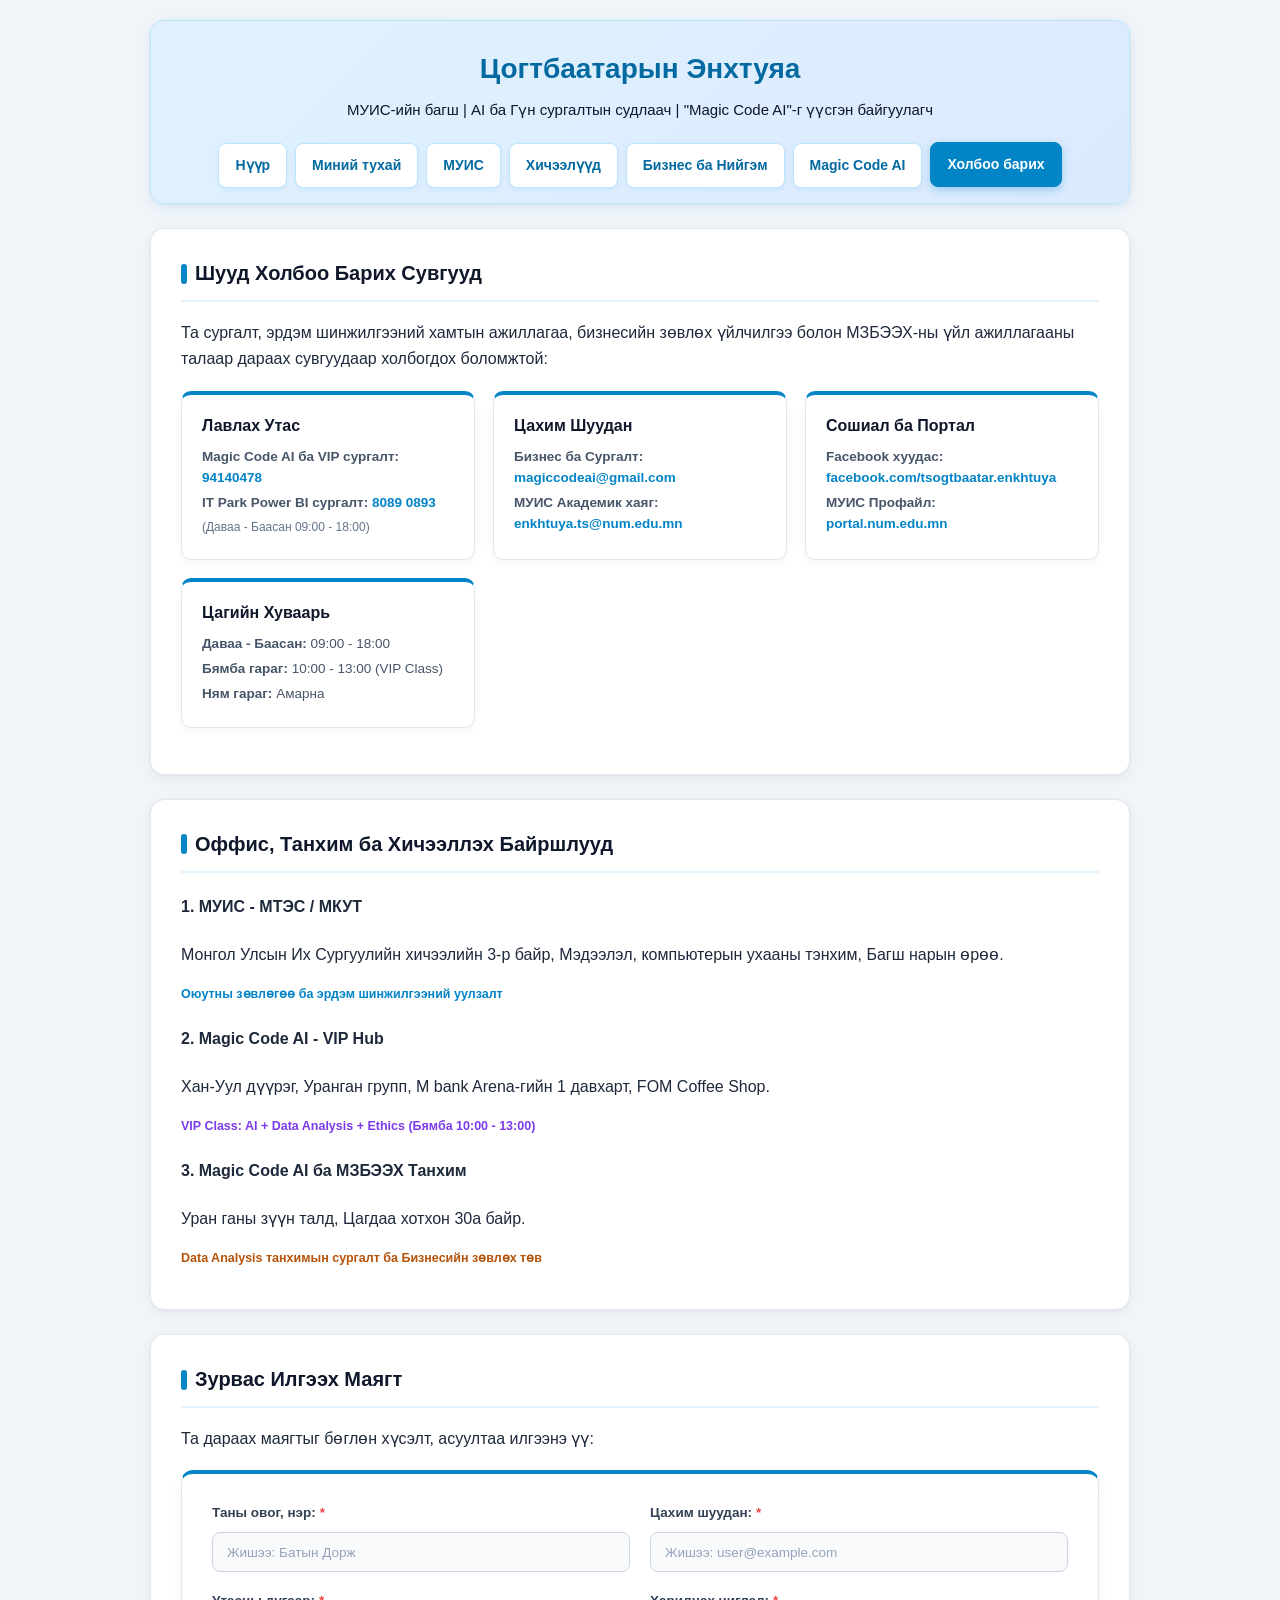
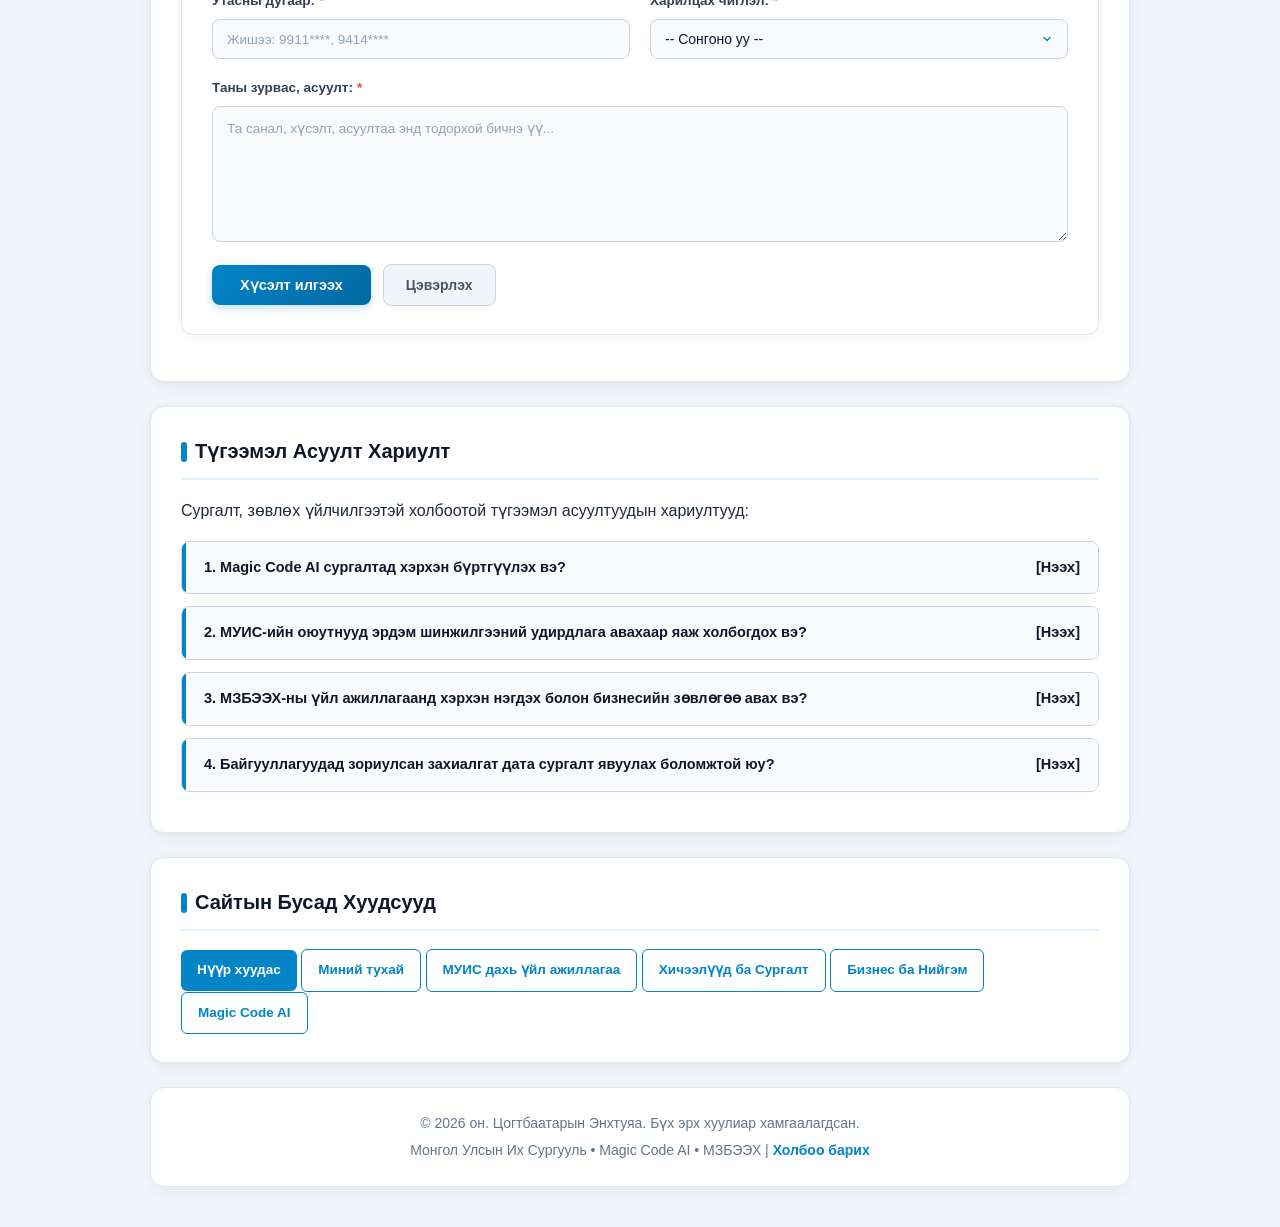
<file: contact.html>
<!doctype html>
<html lang="mn">
  <head>
    <meta charset="UTF-8" />
    <meta name="viewport" content="width=device-width, initial-scale=1.0" />
    <title>Холбоо барих - Цогтбаатарын Энхтуяа</title>
    <link rel="stylesheet" href="style.css" />
    <style>
      /* Холбоо барих хуудасны нэгдсэн загвар */
      .contact-grid {
        display: grid;
        grid-template-columns: repeat(auto-fit, minmax(240px, 1fr));
        gap: 18px;
        margin: 18px 0;
      }

      .contact-card {
        background-color: #ffffff;
        border: 1px solid #e2e8f0;
        border-top: 4px solid #0284c7;
        border-radius: 10px;
        padding: 18px 20px;
        box-shadow: 0 3px 10px rgba(15, 23, 42, 0.04);
        transition: all 0.25s ease;
      }

      .contact-card:hover {
        transform: translateY(-3px);
        border-color: #0284c7;
        box-shadow: 0 6px 18px rgba(2, 132, 199, 0.12);
      }

      .contact-card h4 {
        margin: 0 0 8px 0;
        font-size: 16px;
        color: #0f172a;
      }

      .contact-card p {
        font-size: 13.5px;
        color: #475569;
        margin: 4px 0;
        line-height: 1.55;
      }

      .contact-card a {
        color: #0284c7;
        text-decoration: none;
        font-weight: 600;
      }

      .contact-card a:hover {
        text-decoration: underline;
      }

      /* ===================================================
           МАЯГТЫН БҮРЭН ЦОГЦ ЗАГВАР (CONTACT FORM DESIGN)
           =================================================== */
      .form-container {
        background-color: #ffffff;
        border: 1px solid #e2e8f0;
        border-top: 4px solid #0284c7;
        border-radius: 12px;
        padding: 28px 30px;
        margin: 18px 0;
        box-shadow: 0 4px 14px rgba(15, 23, 42, 0.04);
      }

      .form-intro {
        font-size: 14px;
        color: #64748b;
        margin-bottom: 20px;
      }

      .form-row {
        display: flex;
        flex-wrap: wrap;
        gap: 20px;
        margin-bottom: 18px;
      }

      .form-group {
        flex: 1 1 240px;
        display: flex;
        flex-direction: column;
      }

      .form-group-full {
        display: flex;
        flex-direction: column;
        margin-bottom: 22px;
      }

      .form-group label,
      .form-group-full label {
        font-size: 13.5px;
        font-weight: 600;
        color: #334155;
        margin-bottom: 7px;
        display: flex;
        align-items: center;
      }

      .required {
        color: #ef4444;
        margin-left: 4px;
        font-weight: bold;
      }

      .form-group input,
      .form-group select,
      .form-group-full textarea {
        padding: 11px 14px;
        border: 1px solid #cbd5e1;
        border-radius: 8px;
        font-size: 14px;
        color: #0f172a;
        background-color: #f8fafc;
        transition: all 0.2s ease;
        box-sizing: border-box;
        font-family: inherit;
        width: 100%;
      }

      .form-group input::placeholder,
      .form-group-full textarea::placeholder {
        color: #94a3b8;
        font-size: 13.5px;
      }

      .form-group input:focus,
      .form-group select:focus,
      .form-group-full textarea:focus {
        outline: none;
        border-color: #0284c7;
        background-color: #ffffff;
        box-shadow: 0 0 0 3px rgba(2, 132, 199, 0.15);
      }

      .form-group select {
        cursor: pointer;
        appearance: none;
        -webkit-appearance: none;
        background-image: url("data:image/svg+xml,%3Csvg xmlns='http://www.w3.org/2000/svg' width='12' height='12' viewBox='0 0 24 24' fill='none' stroke='%230284c7' stroke-width='2.5' stroke-linecap='round' stroke-linejoin='round'%3E%3Cpolyline points='6 9 12 15 18 9'%3E%3C/polyline%3E%3C/svg%3E");
        background-repeat: no-repeat;
        background-position: right 14px center;
        background-size: 12px;
        padding-right: 36px;
      }

      .form-group-full textarea {
        resize: vertical;
        min-height: 120px;
        line-height: 1.6;
      }

      .form-actions {
        display: flex;
        gap: 12px;
        align-items: center;
        flex-wrap: wrap;
        margin-top: 6px;
      }

      .btn-submit {
        display: inline-block;
        background: linear-gradient(135deg, #0284c7 0%, #0369a1 100%);
        color: #ffffff !important;
        padding: 12px 28px;
        border: none;
        border-radius: 8px;
        font-size: 14.5px;
        font-weight: 700;
        cursor: pointer;
        transition: all 0.25s ease;
        box-shadow: 0 3px 10px rgba(2, 132, 199, 0.25);
        text-align: center;
      }

      .btn-submit:hover {
        background: linear-gradient(135deg, #0369a1 0%, #075985 100%);
        transform: translateY(-2px);
        box-shadow: 0 5px 15px rgba(2, 132, 199, 0.35);
      }

      .btn-reset {
        display: inline-block;
        background-color: #f1f5f9;
        color: #475569 !important;
        border: 1px solid #cbd5e1;
        padding: 12px 22px;
        border-radius: 8px;
        font-size: 14px;
        font-weight: 600;
        cursor: pointer;
        transition: all 0.2s ease;
        text-align: center;
      }

      .btn-reset:hover {
        background-color: #e2e8f0;
        color: #0f172a !important;
      }

      /* FAQ Аккордион */
      details.faq-item {
        background: #ffffff;
        border: 1px solid #cbd5e1;
        border-radius: 8px;
        margin-bottom: 12px;
        overflow: hidden;
        transition: all 0.2s ease;
      }

      details.faq-item[open] {
        border-color: #0284c7;
        box-shadow: 0 3px 10px rgba(2, 132, 199, 0.08);
      }

      summary.faq-header {
        padding: 14px 18px;
        background: #f8fafc;
        cursor: pointer;
        font-weight: 700;
        font-size: 14.5px;
        color: #0f172a;
        list-style: none !important;
        display: flex;
        justify-content: space-between;
        align-items: center;
        border-left: 4px solid #0284c7;
        user-select: none;
        transition: background-color 0.2s ease;
      }

      summary.faq-header::-webkit-details-marker,
      summary.faq-header::marker {
        display: none !important;
      }

      summary.faq-header:hover {
        background: #f0f9ff;
      }

      details.faq-item[open] summary.faq-header {
        background: #f0f9ff;
        border-bottom: 1px solid #e2e8f0;
      }

      .faq-body {
        padding: 16px 20px;
        font-size: 14px;
        color: #334155;
        line-height: 1.65;
        background: #ffffff;
      }

      @media (max-width: 768px) {
        .form-container {
          padding: 20px 18px;
        }
        .form-row {
          flex-direction: column;
          gap: 14px;
        }
        .form-actions {
          flex-direction: column;
        }
        .form-actions button {
          width: 100%;
        }
      }
    </style>
  </head>
  <body>
    <div class="site-wrapper">
      <!-- ===================================================
             БЛОК 1: НАВИГАЦИ ХЭСЭГ (Цайвар цэнхэр)
             =================================================== -->
      <header class="block-nav">
        <h1 class="site-title">Цогтбаатарын Энхтуяа</h1>
        <p class="site-subtitle">
          МУИС-ийн багш | AI ба Гүн сургалтын судлаач | "Magic Code AI"-г үүсгэн
          байгуулагч
        </p>
        <nav>
          <ul>
            <li><a href="index.html">Нүүр</a></li>
            <li><a href="about.html">Миний тухай</a></li>
            <li><a href="muis.html">МУИС</a></li>
            <li><a href="course.html">Хичээлүүд</a></li>
            <li><a href="business.html">Бизнес ба Нийгэм</a></li>
            <li><a href="magic-code-ai.html">Magic Code AI</a></li>
            <li><a href="contact.html" class="active">Холбоо барих</a></li>
          </ul>
        </nav>
      </header>

      <!-- ===================================================
             БЛОК 2: ШУУД ХОЛБОО БАРИХ КАРТУУД
             =================================================== -->
      <section class="content-block">
        <h2 class="block-title">Шууд Холбоо Барих Сувгууд</h2>
        <p>
          Та сургалт, эрдэм шинжилгээний хамтын ажиллагаа, бизнесийн зөвлөх
          үйлчилгээ болон МЗБЭЭХ-ны үйл ажиллагааны талаар дараах сувгуудаар
          холбогдох боломжтой:
        </p>

        <div class="contact-grid">
          <!-- Утас -->
          <div class="contact-card">
            <h4>Лавлах Утас</h4>
            <p>
              <strong>Magic Code AI ба VIP сургалт:</strong>
              <a href="tel:94140478">94140478</a>
            </p>
            <p>
              <strong>IT Park Power BI сургалт:</strong>
              <a href="tel:80890893">8089 0893</a>
            </p>
            <p style="font-size: 12px; color: #64748b">
              (Даваа - Баасан 09:00 - 18:00)
            </p>
          </div>

          <!-- Цахим шуудан -->
          <div class="contact-card">
            <h4>Цахим Шуудан</h4>
            <p>
              <strong>Бизнес ба Сургалт:</strong><br /><a
                href="mailto:magiccodeai@gmail.com"
                >magiccodeai@gmail.com</a
              >
            </p>
            <p>
              <strong>МУИС Академик хаяг:</strong><br /><a
                href="mailto:enkhtuya.ts@num.edu.mn"
                >enkhtuya.ts@num.edu.mn</a
              >
            </p>
          </div>

          <!-- Сошиал сүлжээ -->
          <div class="contact-card">
            <h4>Сошиал ба Портал</h4>
            <p>
              <strong>Facebook хуудас:</strong><br /><a
                href="https://www.facebook.com/tsogtbaatar.enkhtuya/"
                target="_blank"
                rel="noopener"
                >facebook.com/tsogtbaatar.enkhtuya</a
              >
            </p>
            <p>
              <strong>МУИС Профайл:</strong><br /><a
                href="https://portal.num.edu.mn"
                target="_blank"
                rel="noopener"
                >portal.num.edu.mn</a
              >
            </p>
          </div>

          <!-- Ажлын цаг -->
          <div class="contact-card">
            <h4>Цагийн Хуваарь</h4>
            <p><strong>Даваа - Баасан:</strong> 09:00 - 18:00</p>
            <p><strong>Бямба гараг:</strong> 10:00 - 13:00 (VIP Class)</p>
            <p><strong>Ням гараг:</strong> Амарна</p>
          </div>
        </div>
      </section>

      <!-- ===================================================
             БЛОК 3: БАЙРШИЛ БА ОФФИСЫН ХАЯГУУД
             =================================================== -->
      <section class="content-block">
        <h2 class="block-title">Оффис, Танхим ба Хичээллэх Байршлууд</h2>

        <div class="skills-grid">
          <div class="skill-card">
            <h4>1. МУИС - МТЭС / МКУТ</h4>
            <p>
              Монгол Улсын Их Сургуулийн хичээлийн 3-р байр, Мэдээлэл,
              компьютерын ухааны тэнхим, Багш нарын өрөө.
            </p>
            <p style="font-size: 12.5px; color: #0284c7; font-weight: 600">
              Оюутны зөвлөгөө ба эрдэм шинжилгээний уулзалт
            </p>
          </div>

          <div class="skill-card">
            <h4>2. Magic Code AI - VIP Hub</h4>
            <p>
              Хан-Уул дүүрэг, Уранган групп, M bank Arena-гийн 1 давхарт, FOM
              Coffee Shop.
            </p>
            <p style="font-size: 12.5px; color: #7c3aed; font-weight: 600">
              VIP Class: AI + Data Analysis + Ethics (Бямба 10:00 - 13:00)
            </p>
          </div>

          <div class="skill-card">
            <h4>3. Magic Code AI ба МЗБЭЭХ Танхим</h4>
            <p>Уран ганы зүүн талд, Цагдаа хотхон 30а байр.</p>
            <p style="font-size: 12.5px; color: #b45309; font-weight: 600">
              Data Analysis танхимын сургалт ба Бизнесийн зөвлөх төв
            </p>
          </div>
        </div>
      </section>

      <!-- ===================================================
             БЛОК 4: ЦАХИМ ЗУРВАС ИЛГЭЭХ МАЯГТ
             =================================================== -->
      <section class="content-block">
        <h2 class="block-title">Зурвас Илгээх Маягт</h2>
        <p>Та дараах маягтыг бөглөн хүсэлт, асуултаа илгээнэ үү:</p>

        <div class="form-container">
          <form action="#" method="post">
            <div class="form-row">
              <div class="form-group">
                <label for="fullname"
                  >Таны овог, нэр: <span class="required">*</span></label
                >
                <input
                  type="text"
                  id="fullname"
                  name="fullname"
                  placeholder="Жишээ: Батын Дорж"
                  required
                />
              </div>
              <div class="form-group">
                <label for="email"
                  >Цахим шуудан: <span class="required">*</span></label
                >
                <input
                  type="email"
                  id="email"
                  name="email"
                  placeholder="Жишээ: user@example.com"
                  required
                />
              </div>
            </div>

            <div class="form-row">
              <div class="form-group">
                <label for="phone"
                  >Утасны дугаар: <span class="required">*</span></label
                >
                <input
                  type="tel"
                  id="phone"
                  name="phone"
                  placeholder="Жишээ: 9911****, 9414****"
                  required
                />
              </div>
              <div class="form-group">
                <label for="subject_category"
                  >Харилцах чиглэл: <span class="required">*</span></label
                >
                <select id="subject_category" name="subject_category" required>
                  <option value="" disabled selected>-- Сонгоно уу --</option>
                  <option value="magic_code_vip">
                    Magic Code AI - VIP Class (3 сарын хөтөлбөр)
                  </option>
                  <option value="data_analysis">
                    Data Analysis - From Data to Decision сургалт
                  </option>
                  <option value="power_bi">
                    Power BI сургалт (IT Park хамтарсан)
                  </option>
                  <option value="num_academic">
                    МУИС - Хичээл ба Оюутны судалгаа
                  </option>
                  <option value="mywea_director">
                    МЗБЭЭХ - Эмэгтэйчүүдийн холбоо ба Түншлэл
                  </option>
                  <option value="consulting">
                    Байгууллагын Дата ба ERP зөвлөх үйлчилгээ
                  </option>
                  <option value="other">Бусад асуулт, санал хүсэлт</option>
                </select>
              </div>
            </div>

            <div class="form-group-full">
              <label for="message"
                >Таны зурвас, асуулт: <span class="required">*</span></label
              >
              <textarea
                id="message"
                name="message"
                rows="5"
                placeholder="Та санал, хүсэлт, асуултаа энд тодорхой бичнэ үү..."
                required
              ></textarea>
            </div>

            <div class="form-actions">
              <button type="submit" class="btn-submit">Хүсэлт илгээх</button>
              <button type="reset" class="btn-reset">Цэвэрлэх</button>
            </div>
          </form>
        </div>
      </section>

      <!-- ===================================================
             БЛОК 5: ТҮГЭЭМЭЛ АСУУЛТ ХАРИУЛТ (FAQ)
             =================================================== -->
      <section class="content-block">
        <h2 class="block-title">Түгээмэл Асуулт Хариулт</h2>
        <p>
          Сургалт, зөвлөх үйлчилгээтэй холбоотой түгээмэл асуултуудын
          хариултууд:
        </p>

        <details class="faq-item">
          <summary class="faq-header">
            <span>1. Magic Code AI сургалтад хэрхэн бүртгүүлэх вэ?</span>
            <span>[Нээх]</span>
          </summary>
          <div class="faq-body">
            Та <strong>94140478</strong> утсаар холбогдож бүртгүүлэх эсвэл
            энэхүү хуудасны маягтаар хүсэлт илгээж болно. Бүртгэл баталгаажсаны
            дараа хичээлийн хуваарийн мэдээллийг хүргэнэ.
          </div>
        </details>

        <details class="faq-item">
          <summary class="faq-header">
            <span
              >2. МУИС-ийн оюутнууд эрдэм шинжилгээний удирдлага авахаар яаж
              холбогдох вэ?</span
            >
            <span>[Нээх]</span>
          </summary>
          <div class="faq-body">
            МУИС-ийн оюутнууд <strong>enkhtuya.ts@num.edu.mn</strong> хаягаар
            сэдвийн саналаа илгээн урьдчилан цаг авч, МУИС-ийн 3-р байрны
            МКУТ-ийн багш нарын өрөөнд уулзана.
          </div>
        </details>

        <details class="faq-item">
          <summary class="faq-header">
            <span
              >3. МЗБЭЭХ-ны үйл ажиллагаанд хэрхэн нэгдэх болон бизнесийн
              зөвлөгөө авах вэ?</span
            >
            <span>[Нээх]</span>
          </summary>
          <div class="faq-body">
            Монголын Залуу Бизнес Эрхлэгч Эмэгтэйчүүдийн Холбоо (MYWEA)-ны
            Захирал Ц.Энхтуяа багштай <strong>94140478</strong> дугаараар
            холбогдож цаг авах боломжтой.
          </div>
        </details>

        <details class="faq-item">
          <summary class="faq-header">
            <span
              >4. Байгууллагуудад зориулсан захиалгат дата сургалт явуулах
              боломжтой юу?</span
            >
            <span>[Нээх]</span>
          </summary>
          <div class="faq-body">
            Тийм. Тухайн байгууллагын онцлогт тохируулан Power BI хяналтын
            самбар байгуулах, Excel ба SQL ашиглан автоматжуулалт хийх, AI
            хэрэглээний сургалт зохион байгуулна.
          </div>
        </details>
      </section>

      <!-- ===================================================
             БЛОК 6: ШУУРХАЙ ХОЛБООСУУД
             =================================================== -->
      <section class="content-block">
        <h2 class="block-title">Сайтын Бусад Хуудсууд</h2>
        <div style="margin-top: 10px">
          <a href="index.html" class="btn">Нүүр хуудас</a>
          <a href="about.html" class="btn btn-outline">Миний тухай</a>
          <a href="muis.html" class="btn btn-outline"
            >МУИС дахь үйл ажиллагаа</a
          >
          <a href="course.html" class="btn btn-outline">Хичээлүүд ба Сургалт</a>
          <a href="business.html" class="btn btn-outline">Бизнес ба Нийгэм</a>
          <a href="magic-code-ai.html" class="btn btn-outline">Magic Code AI</a>
        </div>
      </section>

      <!-- ===================================================
             ХӨЛ ХЭСЭГ (FOOTER)
             =================================================== -->
      <footer class="block-footer">
        <p>
          &copy; 2026 он. Цогтбаатарын Энхтуяа. Бүх эрх хуулиар хамгаалагдсан.
        </p>
        <p>
          Монгол Улсын Их Сургууль &bull; Magic Code AI &bull; МЗБЭЭХ |
          <a href="contact.html">Холбоо барих</a>
        </p>
      </footer>
    </div>
  </body>
</html>
</file>
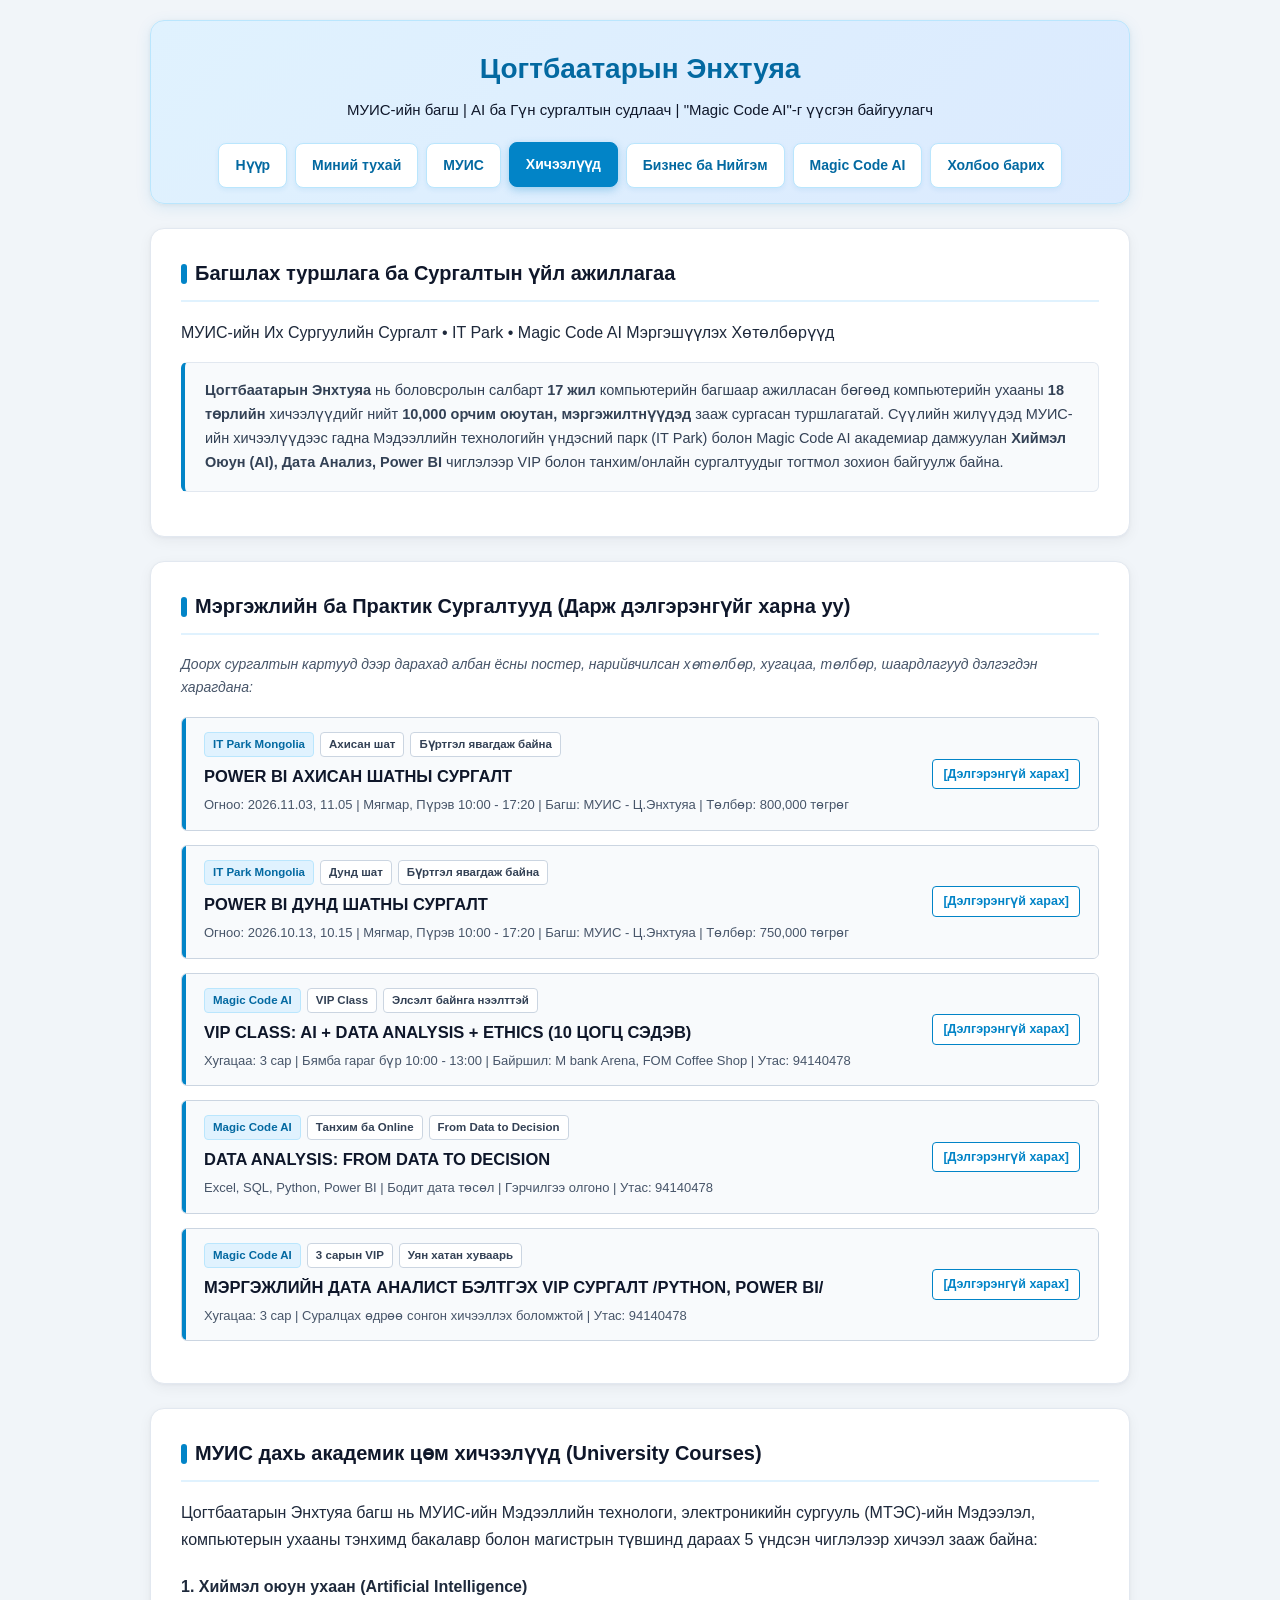
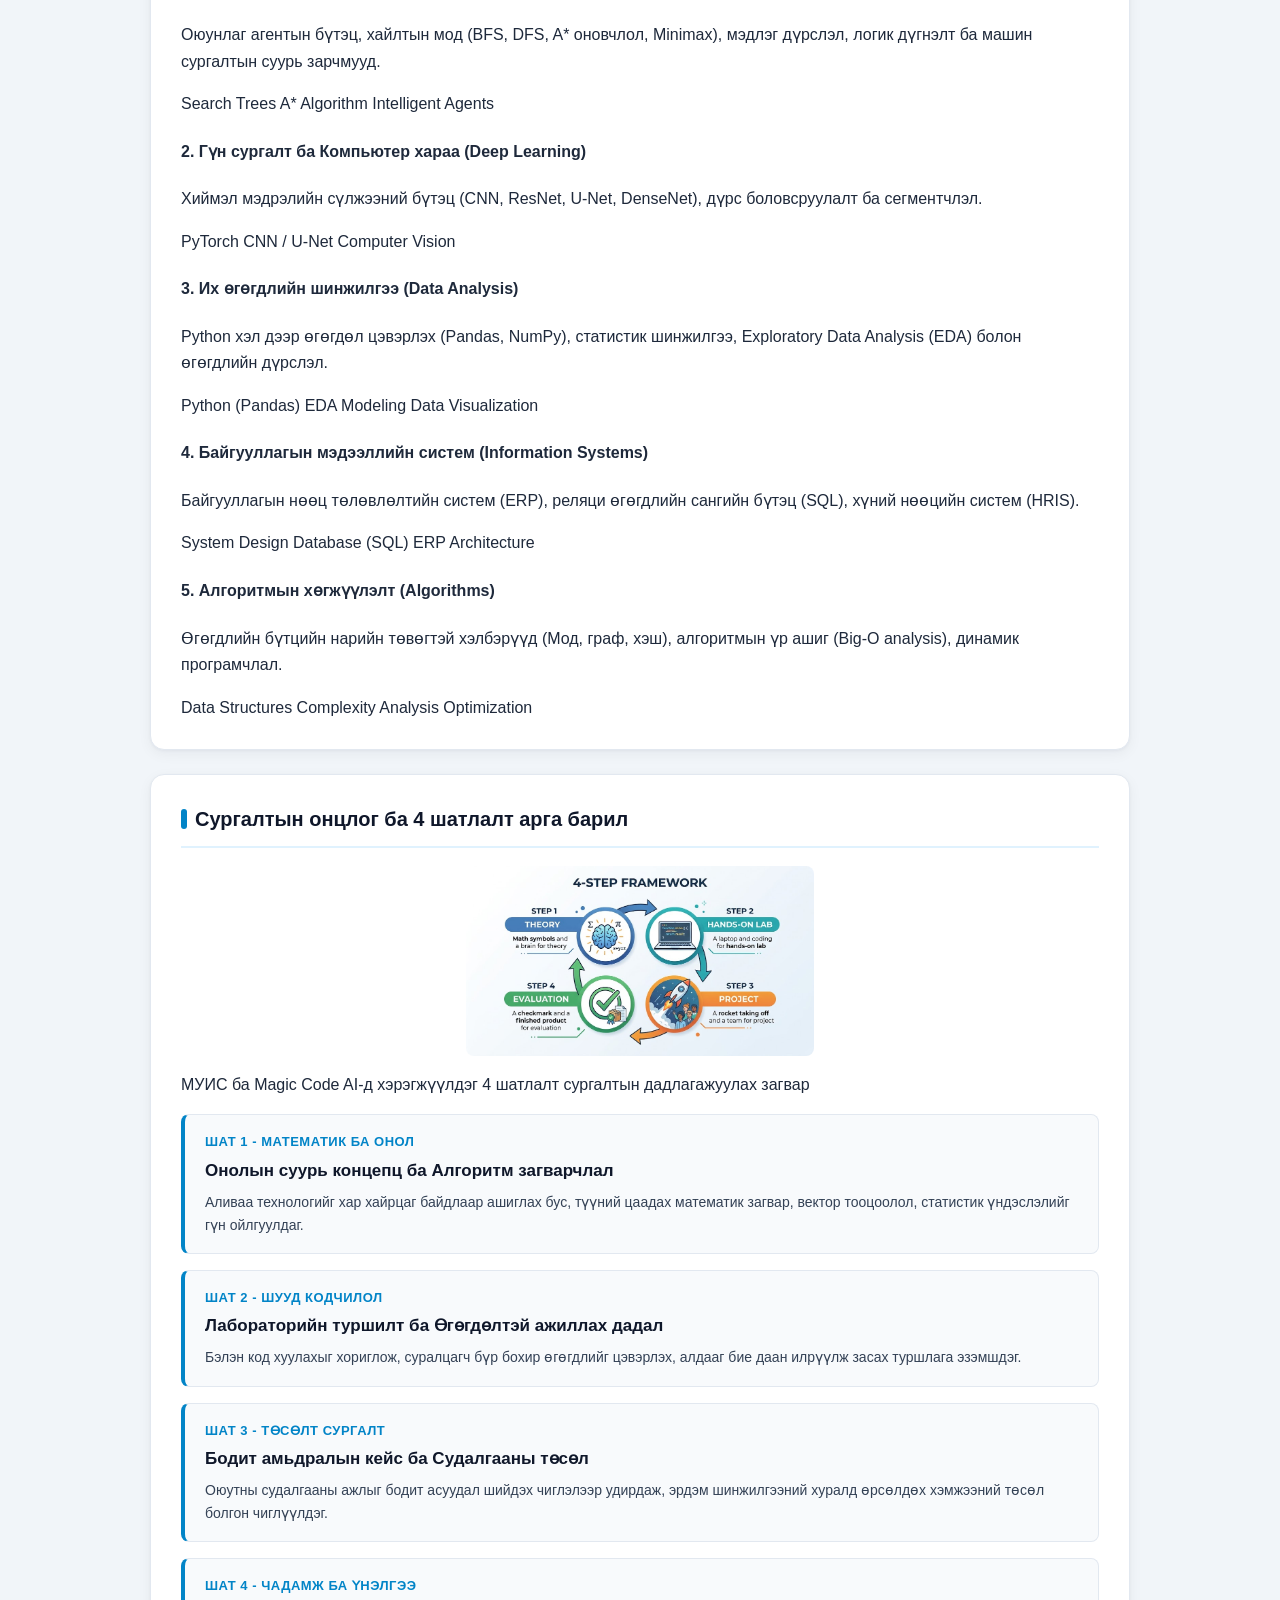
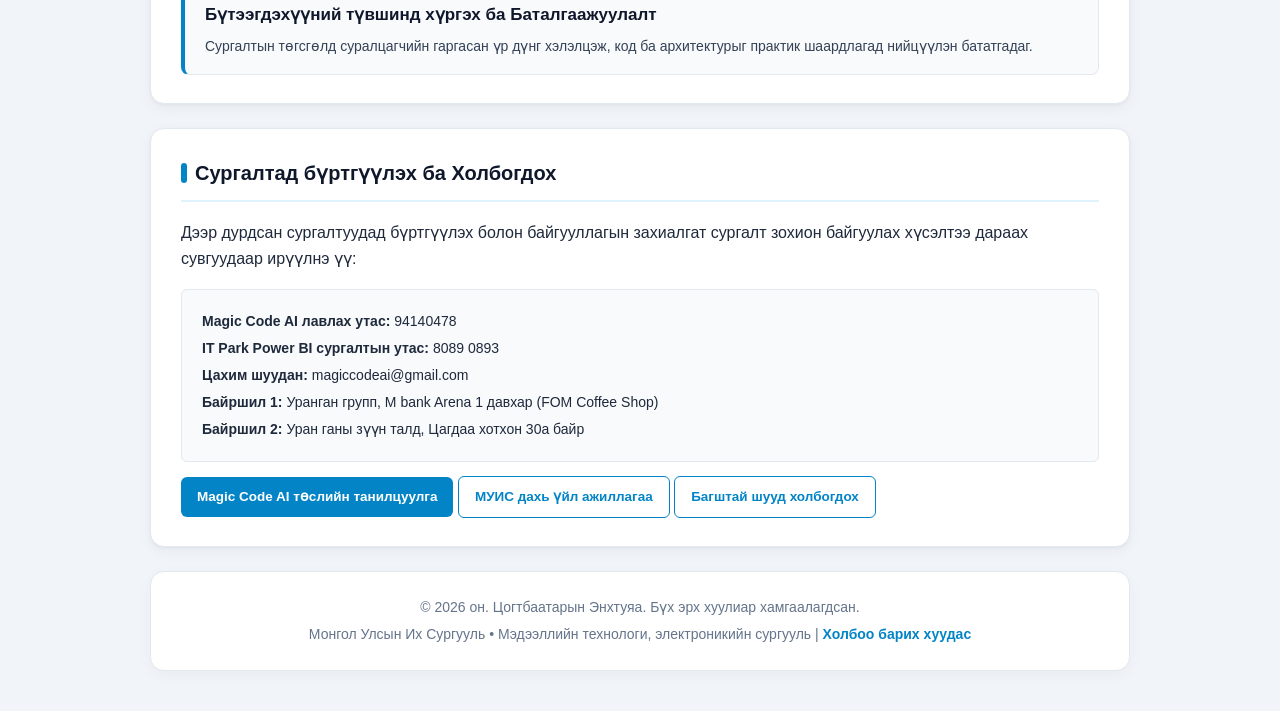
<file: course.html>
<!doctype html>
<html lang="mn">
  <head>
    <meta charset="UTF-8" />
    <meta name="viewport" content="width=device-width, initial-scale=1.0" />
    <title>Хичээлүүд & Сургалт - Цогтбаатарын Энхтуяа</title>
    <link rel="stylesheet" href="style.css" />
    <style>
      /* Энгийн, цэвэр аккордион карт */
      details.clean-accordion {
        background-color: #ffffff;
        border: 1px solid #cbd5e1;
        border-radius: 6px;
        margin-bottom: 14px;
        overflow: hidden;
      }

      details.clean-accordion[open] {
        border-color: #0284c7;
      }

      summary.clean-summary {
        list-style: none !important;
        padding: 14px 18px;
        background-color: #f8fafc;
        cursor: pointer;
        display: flex;
        justify-content: space-between;
        align-items: center;
        border-left: 4px solid #0284c7;
        user-select: none;
        transition: background-color 0.2s ease;
      }

      summary.clean-summary::-webkit-details-marker,
      summary.clean-summary::marker {
        display: none !important;
      }

      summary.clean-summary:hover {
        background-color: #f0f9ff;
      }

      details.clean-accordion[open] summary.clean-summary {
        background-color: #f0f9ff;
        border-bottom: 1px solid #e2e8f0;
      }

      .summary-text-group {
        flex: 1;
        padding-right: 12px;
      }

      .summary-badges {
        display: flex;
        flex-wrap: wrap;
        gap: 6px;
        margin-bottom: 6px;
      }

      .badge-simple {
        display: inline-block;
        padding: 2px 8px;
        border-radius: 4px;
        font-size: 11.5px;
        font-weight: 600;
        border: 1px solid #cbd5e1;
        background-color: #ffffff;
        color: #334155;
      }

      .badge-simple-primary {
        background-color: #e0f2fe;
        color: #0369a1;
        border-color: #bae6fd;
      }

      .summary-main-title {
        margin: 0 0 4px 0;
        font-size: 16.5px;
        font-weight: 700;
        color: #0f172a;
      }

      .summary-sub-info {
        margin: 0;
        font-size: 13px;
        color: #475569;
      }

      .summary-toggle-btn {
        font-size: 12.5px;
        font-weight: 600;
        color: #0284c7;
        background-color: #ffffff;
        border: 1px solid #0284c7;
        padding: 4px 10px;
        border-radius: 4px;
        white-space: nowrap;
      }

      .clean-accordion-body {
        padding: 18px 20px;
        background-color: #ffffff;
      }

      .clean-accordion-body h4 {
        margin-top: 14px;
        margin-bottom: 6px;
        font-size: 15px;
        color: #0369a1;
      }

      .clean-accordion-body h4:first-child {
        margin-top: 0;
      }

      .poster-info-row {
        display: flex;
        flex-wrap: wrap;
        gap: 20px;
        align-items: flex-start;
      }

      .poster-col {
        flex: 0 0 240px;
        max-width: 260px;
        margin: 0 auto;
      }

      .poster-col img {
        width: 100%;
        height: auto;
        border: 1px solid #e2e8f0;
        border-radius: 6px;
      }

      .info-col {
        flex: 1 1 300px;
      }

      @media (max-width: 768px) {
        summary.clean-summary {
          flex-direction: column;
          align-items: flex-start;
          gap: 8px;
        }
        .poster-col {
          max-width: 100%;
          flex: 1 1 100%;
        }
      }
    </style>
  </head>
  <body>
    <div class="site-wrapper">
      <!--  БЛОК 1: НАВИГАЦИ ХЭСЭГ (Цайвар цэнхэр)-->
      <header class="block-nav">
        <h1 class="site-title">Цогтбаатарын Энхтуяа</h1>
        <p class="site-subtitle">
          МУИС-ийн багш | AI ба Гүн сургалтын судлаач | "Magic Code AI"-г үүсгэн
          байгуулагч
        </p>
        <nav>
          <ul>
            <li><a href="index.html">Нүүр</a></li>
            <li><a href="about.html">Миний тухай</a></li>
            <li><a href="muis.html">МУИС</a></li>
            <li><a href="course.html" class="active">Хичээлүүд</a></li>
            <li><a href="business.html">Бизнес ба Нийгэм</a></li>
            <li><a href="magic-code-ai.html">Magic Code AI</a></li>
            <li><a href="contact.html">Холбоо барих</a></li>
          </ul>
        </nav>
      </header>

      <!-- 
             БЛОК 2: БАГШИЙН ТУРШЛАГА & ОНЦЛОХ ҮЗҮҮЛЭЛТ
              -->
      <section class="content-block">
        <h2 class="block-title">Багшлах туршлага ба Сургалтын үйл ажиллагаа</h2>

        <p class="block-image-caption">
          МУИС-ийн Их Сургуулийн Сургалт &bull; IT Park &bull; Magic Code AI
          Мэргэшүүлэх Хөтөлбөрүүд
        </p>

        <div
          style="
            background-color: #f8fafc;
            border: 1px solid #e2e8f0;
            border-left: 4px solid #0284c7;
            border-radius: 6px;
            padding: 16px 20px;
            margin: 16px 0;
          "
        >
          <p
            style="
              margin: 0;
              font-size: 14.5px;
              color: #334155;
              line-height: 1.65;
            "
          >
            <strong>Цогтбаатарын Энхтуяа</strong> нь боловсролын салбарт
            <strong>17 жил</strong> компьютерийн багшаар ажилласан бөгөөд
            компьютерийн ухааны <strong>18 төрлийн</strong> хичээлүүдийг нийт
            <strong>10,000 орчим оюутан, мэргэжилтнүүдэд</strong> зааж сургасан
            туршлагатай. Сүүлийн жилүүдэд МУИС-ийн хичээлүүдээс гадна Мэдээллийн
            технологийн үндэсний парк (IT Park) болон Magic Code AI академиар
            дамжуулан
            <strong>Хиймэл Оюун (AI), Дата Анализ, Power BI</strong> чиглэлээр
            VIP болон танхим/онлайн сургалтуудыг тогтмол зохион байгуулж байна.
          </p>
        </div>
      </section>

      <!-- 
             БЛОК 3: МЭРГЭЖЛИЙН БА ПРАКТИК СУРГАЛТУУД (АККОРДИОН)
              -->
      <section class="content-block">
        <h2 class="block-title">
          Мэргэжлийн ба Практик Сургалтууд (Дарж дэлгэрэнгүйг харна уу)
        </h2>
        <p style="margin-bottom: 18px; color: #475569; font-size: 14px">
          <em
            >Доорх сургалтын картууд дээр дарахад албан ёсны постер,
            нарийвчилсан хөтөлбөр, хугацаа, төлбөр, шаардлагууд дэлгэгдэн
            харагдана:</em
          >
        </p>

        <!-- СУРГАЛТ 1: POWER BI АХИСАН ШАТ -->
        <details class="clean-accordion">
          <summary class="clean-summary">
            <div class="summary-text-group">
              <div class="summary-badges">
                <span class="badge-simple badge-simple-primary"
                  >IT Park Mongolia</span
                >
                <span class="badge-simple">Ахисан шат</span>
                <span class="badge-simple">Бүртгэл явагдаж байна</span>
              </div>
              <div class="summary-main-title">
                POWER BI АХИСАН ШАТНЫ СУРГАЛТ
              </div>
              <p class="summary-sub-info">
                Огноо: 2026.11.03, 11.05 | Мягмар, Пүрэв 10:00 - 17:20 | Багш:
                МУИС - Ц.Энхтуяа | Төлбөр: 800,000 төгрөг
              </p>
            </div>
            <span class="summary-toggle-btn">[Дэлгэрэнгүй харах]</span>
          </summary>
          <div class="clean-accordion-body">
            <div class="poster-info-row">
              <div class="poster-col">
                <img
                  src="images/poster_powerbi_advanced.jpg"
                  alt="IT Park Power BI Ахисан шатны сургалтын постер"
                />
                <p class="block-image-caption">
                  Мэдээллийн технологийн үндэсний парк
                </p>
              </div>
              <div class="info-col">
                <h4>Сургалтын зорилго ба Агуулга</h4>
                <p>
                  Power BI-ийн дунд шатны мэдлэгтэй оролцогчдын өгөгдөл
                  боловсруулах, өгөгдлийн загварчлал хийх, нарийвчилсан
                  тооцоолол боловсруулах, тайлангийн гүйцэтгэл болон
                  шинжилгээний чадвараа ахисан түвшинд хөгжүүлэхэд чиглэнэ.
                </p>

                <h4>Сургалтад хэн хамрагдах боломжтой вэ?</h4>
                <ul
                  style="padding-left: 20px; font-size: 13.5px; color: #334155"
                >
                  <li>
                    Power BI-ийн дунд шатны мэдлэгтэй, тайлан боловсруулж байсан
                    хүмүүс
                  </li>
                  <li>
                    Power Query, Relationship болон DAX-ийн суурь ойлголттой
                    мэргэжилтнүүд
                  </li>
                  <li>
                    Өгөгдлийн шинжээч, тайлан хариуцсан ажилтан, BI хөгжүүлэгчид
                  </li>
                </ul>

                <h4>Хөтөлбөрийн зохион байгуулалт:</h4>
                <table>
                  <tbody>
                    <tr>
                      <td style="width: 30%"><strong>Хугацаа:</strong></td>
                      <td>2026 оны 11 дүгээр сарын 03, 05-ны өдрүүдэд</td>
                    </tr>
                    <tr>
                      <td><strong>Нийт хичээл:</strong></td>
                      <td>Нийт 2 удаагийн бүтэн өдрийн эрчимжүүлсэн хичээл</td>
                    </tr>
                    <tr>
                      <td><strong>Өдрүүд, Цаг:</strong></td>
                      <td>Мягмар, Пүрэв гарагт 10:00 - 17:20</td>
                    </tr>
                    <tr>
                      <td><strong>Анги дүүргэлт:</strong></td>
                      <td>8 - 10 сурагч</td>
                    </tr>
                    <tr>
                      <td><strong>Сургалтын багш:</strong></td>
                      <td>МУИС-ийн багш Ц.Энхтуяа</td>
                    </tr>
                    <tr>
                      <td><strong>Үндсэн төлбөр:</strong></td>
                      <td>800,000 төгрөг</td>
                    </tr>
                    <tr>
                      <td><strong>Лавлах утас:</strong></td>
                      <td>8089 0893 (IT Park)</td>
                    </tr>
                  </tbody>
                </table>
              </div>
            </div>
          </div>
        </details>

        <!-- СУРГАЛТ 2: POWER BI ДУНД ШАТ -->
        <details class="clean-accordion">
          <summary class="clean-summary">
            <div class="summary-text-group">
              <div class="summary-badges">
                <span class="badge-simple badge-simple-primary"
                  >IT Park Mongolia</span
                >
                <span class="badge-simple">Дунд шат</span>
                <span class="badge-simple">Бүртгэл явагдаж байна</span>
              </div>
              <div class="summary-main-title">POWER BI ДУНД ШАТНЫ СУРГАЛТ</div>
              <p class="summary-sub-info">
                Огноо: 2026.10.13, 10.15 | Мягмар, Пүрэв 10:00 - 17:20 | Багш:
                МУИС - Ц.Энхтуяа | Төлбөр: 750,000 төгрөг
              </p>
            </div>
            <span class="summary-toggle-btn">[Дэлгэрэнгүй харах]</span>
          </summary>
          <div class="clean-accordion-body">
            <div class="poster-info-row">
              <div class="poster-col">
                <img
                  src="images/poster_powerbi_intermediate.jpg"
                  alt="IT Park Power BI Дунд шатны сургалтын постер"
                />
                <p class="block-image-caption">
                  Мэдээллийн технологийн үндэсний парк
                </p>
              </div>
              <div class="info-col">
                <h4>Сургалтын зорилго ба Агуулга</h4>
                <p>
                  Power BI-ийн суурь мэдлэгтэй оролцогчдод өгөгдөл боловсруулах,
                  бизнесийн шинжилгээ хийх, тайлан болон хяналтын самбарыг
                  (Dashboard) илүү ахисан түвшинд боловсруулах мэдлэг, ур
                  чадвараа гүнзгийрүүлэхэд чиглэнэ.
                </p>

                <h4>Сургалтад хэн хамрагдах боломжтой вэ?</h4>
                <ul
                  style="padding-left: 20px; font-size: 13.5px; color: #334155"
                >
                  <li>Power BI-ийн суурь мэдлэгтэй хүмүүс</li>
                  <li>
                    Бизнесийн шинжилгээ, тайлагналын чиглэлээр ажилладаг
                    мэргэжилтнүүд
                  </li>
                  <li>Data Analyst чиглэлээр суралцаж буй хүмүүс</li>
                  <li>
                    Анхан шатны тайлан хийж чаддаг боловч илүү гүнзгийрүүлэх
                    хүсэлтэй хүмүүс
                  </li>
                </ul>

                <h4>Хөтөлбөрийн зохион байгуулалт:</h4>
                <table>
                  <tbody>
                    <tr>
                      <td style="width: 30%"><strong>Хугацаа:</strong></td>
                      <td>2026 оны 10 дугаар сарын 13, 15-ны өдрүүдэд</td>
                    </tr>
                    <tr>
                      <td><strong>Нийт хичээл:</strong></td>
                      <td>Нийт 2 удаагийн бүтэн өдрийн танхимын хичээл</td>
                    </tr>
                    <tr>
                      <td><strong>Өдрүүд, Цаг:</strong></td>
                      <td>Мягмар, Пүрэв гарагт 10:00 - 17:20</td>
                    </tr>
                    <tr>
                      <td><strong>Анги дүүргэлт:</strong></td>
                      <td>8 - 10 сурагч</td>
                    </tr>
                    <tr>
                      <td><strong>Сургалтын багш:</strong></td>
                      <td>МУИС-ийн багш Ц.Энхтуяа</td>
                    </tr>
                    <tr>
                      <td><strong>Үндсэн төлбөр:</strong></td>
                      <td>750,000 төгрөг</td>
                    </tr>
                    <tr>
                      <td><strong>Лавлах утас:</strong></td>
                      <td>8089 0893 (IT Park)</td>
                    </tr>
                  </tbody>
                </table>
              </div>
            </div>
          </div>
        </details>

        <!-- СУРГАЛТ 3: VIP CLASS - AI + DATA ANALYSIS + ETHICS -->
        <details class="clean-accordion">
          <summary class="clean-summary">
            <div class="summary-text-group">
              <div class="summary-badges">
                <span class="badge-simple badge-simple-primary"
                  >Magic Code AI</span
                >
                <span class="badge-simple">VIP Class</span>
                <span class="badge-simple">Элсэлт байнга нээлттэй</span>
              </div>
              <div class="summary-main-title">
                VIP CLASS: AI + DATA ANALYSIS + ETHICS (10 ЦОГЦ СЭДЭВ)
              </div>
              <p class="summary-sub-info">
                Хугацаа: 3 сар | Бямба гараг бүр 10:00 - 13:00 | Байршил: M bank
                Arena, FOM Coffee Shop | Утас: 94140478
              </p>
            </div>
            <span class="summary-toggle-btn">[Дэлгэрэнгүй харах]</span>
          </summary>
          <div class="clean-accordion-body">
            <div class="poster-info-row">
              <div class="poster-col">
                <img
                  src="images/poster_vip_class_10topics.jpg"
                  alt="Magic Code AI VIP Class постер"
                />
                <p class="block-image-caption">Magic Code AI хөтөлбөр</p>
              </div>
              <div class="info-col">
                <h4>Сургалтын танилцуулга</h4>
                <p>
                  Ц.Энхтуяа багшийн санаачилсан Magic Code AI академийн VIP
                  Class сургалт нь мэдээллийн технологи, хиймэл оюун, өгөгдлийн
                  шинжилгээ, ёс зүйг цогцоор нь эзэмшүүлэх 3 сарын менторшип
                  хөтөлбөр юм.
                </p>

                <h4>Сургалтын 10 сэдэв:</h4>
                <ol
                  style="
                    padding-left: 20px;
                    font-size: 13.5px;
                    color: #334155;
                    line-height: 1.6;
                  "
                >
                  <li>
                    <strong>Foundation of IT and Database:</strong> Мэдээллийн
                    технологийн суурь ойлголт, компьютерийн зарчим, өгөгдлийн
                    сангийн бүтэц, SQL хэлний үндэс.
                  </li>
                  <li>
                    <strong>Algorithm:</strong> Програмчлалын логик дараалал,
                    төрөл, үр ашиг тооцоолох аргачлал, бодит дадлага.
                  </li>
                  <li>
                    <strong>Python Programming Language:</strong> Суурь синтакс,
                    өгөгдлийн төрөл, функц, сангуудын хэрэглээ, төсөл дээр
                    ажиллах чадвар.
                  </li>
                  <li>
                    <strong>Machine Learning:</strong> Удирдагдсан ба
                    удирдлагагүй сургалт, ангилал, регрессийн аргачлал.
                  </li>
                  <li>
                    <strong>Deep Learning:</strong> Мэдрэлийн сүлжээ,
                    TensorFlow, PyTorch framework, дүрс ба хэл боловсруулалт.
                  </li>
                  <li>
                    <strong>Data Mining:</strong> Өгөгдөл цэвэрлэх, багцлах
                    (clustering), холбоо хамаарлын дүрэм.
                  </li>
                  <li>
                    <strong>Artificial Intelligence (AI):</strong> Оюун ухаант
                    систем, робот техник, чатбот, компьютер хараа.
                  </li>
                  <li>
                    <strong>Foundation of Network:</strong> Компьютерийн сүлжээ,
                    протокол, IP хаяглалт, сервер-клиент бүтэц.
                  </li>
                  <li>
                    <strong>Ethics in Research:</strong> Судалгааны ёс зүй,
                    өгөгдлийн хамгаалалт, хариуцлагатай AI хэрэглээ.
                  </li>
                  <li>
                    <strong>Information Security:</strong> Кибер хамгаалалт,
                    халдлагаас сэргийлэх, нууцлал ба аюулгүй байдлын стратеги.
                  </li>
                </ol>

                <h4>Хөтөлбөрийн мэдээлэл:</h4>
                <table>
                  <tbody>
                    <tr>
                      <td style="width: 30%"><strong>Хугацаа:</strong></td>
                      <td>3 сар</td>
                    </tr>
                    <tr>
                      <td><strong>Хичээл орох өдөр:</strong></td>
                      <td>Бямба гараг</td>
                    </tr>
                    <tr>
                      <td><strong>Цаг:</strong></td>
                      <td>10:00 - 13:00</td>
                    </tr>
                    <tr>
                      <td><strong>Байршил:</strong></td>
                      <td>
                        Уранган групп, M bank Arena 1 давхарт FOM Coffee Shop
                      </td>
                    </tr>
                    <tr>
                      <td><strong>Холбогдох утас:</strong></td>
                      <td>94140478</td>
                    </tr>
                  </tbody>
                </table>
              </div>
            </div>
          </div>
        </details>

        <!-- СУРГАЛТ 4: DATA ANALYSIS - FROM DATA TO DECISION -->
        <details class="clean-accordion">
          <summary class="clean-summary">
            <div class="summary-text-group">
              <div class="summary-badges">
                <span class="badge-simple badge-simple-primary"
                  >Magic Code AI</span
                >
                <span class="badge-simple">Танхим ба Online</span>
                <span class="badge-simple">From Data to Decision</span>
              </div>
              <div class="summary-main-title">
                DATA ANALYSIS: FROM DATA TO DECISION
              </div>
              <p class="summary-sub-info">
                Excel, SQL, Python, Power BI | Бодит дата төсөл | Гэрчилгээ
                олгоно | Утас: 94140478
              </p>
            </div>
            <span class="summary-toggle-btn">[Дэлгэрэнгүй харах]</span>
          </summary>
          <div class="clean-accordion-body">
            <div class="poster-info-row">
              <div class="poster-col">
                <img
                  src="images/poster_data_analysis_magic.jpg"
                  alt="Data Analysis From Data to Decision постер"
                />
                <p class="block-image-caption">Magic Code AI хөтөлбөр</p>
              </div>
              <div class="info-col">
                <h4>Сургалтын зорилго</h4>
                <p>
                  Түүхий өгөгдлийг цуглуулах, цэвэрлэхээс эхлээд шинжилгээ хийх,
                  интерактив dashboard тайлан бүтээх хүртэлх бүх шатыг заадаг
                  практик хөтөлбөр.
                </p>

                <h4>Сэдвүүд:</h4>
                <ul
                  style="padding-left: 20px; font-size: 13.5px; color: #334155"
                >
                  <li>Өгөгдөл цуглуулах, цэвэрлэх, боловсруулах</li>
                  <li>Excel: Data Analysis (Pivot, VLOOKUP, Charts)</li>
                  <li>SQL: Мэдээллийн сангаас үр дүн шүүж гаргах</li>
                  <li>Python: Pandas, NumPy, Data Visualization</li>
                  <li>Power BI: Интерактив Dashboard ба Report</li>
                  <li>Статистик шинжилгээ ба хамаарлын үнэлгээ</li>
                  <li>Бодит дата төсөл дээр ажиллах</li>
                  <li>Мэдээллийн ёс зүй ба аюулгүй байдал</li>
                </ul>

                <h4>Байршил ба холбогдох:</h4>
                <p style="font-size: 13.5px; color: #334155">
                  <strong>Утас:</strong> 94140478 |
                  <strong>Цахим шуудан:</strong> magiccodeai@gmail.com<br />
                  <strong>Байршил:</strong> Уран ганы зүүн талд, Цагдаа хотхон
                  30а байр (Танхим ба Онлайн хосолсон)
                </p>
              </div>
            </div>
          </div>
        </details>

        <!-- СУРГАЛТ 5: МЭРГЭЖЛИЙН ДАТА АНАЛИСТ БЭЛТГЭХ VIP СУРГАЛТ -->
        <details class="clean-accordion">
          <summary class="clean-summary">
            <div class="summary-text-group">
              <div class="summary-badges">
                <span class="badge-simple badge-simple-primary"
                  >Magic Code AI</span
                >
                <span class="badge-simple">3 сарын VIP</span>
                <span class="badge-simple">Уян хатан хуваарь</span>
              </div>
              <div class="summary-main-title">
                МЭРГЭЖЛИЙН ДАТА АНАЛИСТ БЭЛТГЭХ VIP СУРГАЛТ /PYTHON, POWER BI/
              </div>
              <p class="summary-sub-info">
                Хугацаа: 3 сар | Суралцах өдрөө сонгон хичээллэх боломжтой |
                Утас: 94140478
              </p>
            </div>
            <span class="summary-toggle-btn">[Дэлгэрэнгүй харах]</span>
          </summary>
          <div class="clean-accordion-body">
            <div class="poster-info-row">
              <div class="poster-col">
                <img
                  src="images/poster_data_analyst_vip.jpg"
                  alt="Мэргэжлийн дата аналист бэлтгэх VIP сургалтын постер"
                />
                <p class="block-image-caption">Magic Code AI хөтөлбөр</p>
              </div>
              <div class="info-col">
                <h4>Сургалтын онцлог</h4>
                <p>
                  Дата аналитикийн чиглэлээр мэргэшиж, хөдөлмөрийн зах зээлд
                  өндөр үнэлэгдэх ур чадвар эзэмшихийг хүссэн хүмүүст зориулсан
                  3 сарын VIP менторшип хөтөлбөр.
                </p>

                <h4>Давуу талууд:</h4>
                <ul
                  style="padding-left: 20px; font-size: 13.5px; color: #334155"
                >
                  <li>
                    Суралцагч өөрийн цагтаа тохируулан өдрөө сонгох уян хатан
                    боломж
                  </li>
                  <li>Python, Pandas, Power BI, SQL хосолсон сургалт</li>
                  <li>
                    МУИС-ийн туршлагатай багштай ганцаарчлан ажиллах менторшип
                  </li>
                  <li>Байгууллагын бодит өгөгдөл дээр төсөл хийнэ</li>
                </ul>

                <p style="font-size: 13.5px; color: #334155">
                  <strong>Лавлах утас:</strong> 94140478
                </p>
              </div>
            </div>
          </div>
        </details>
      </section>

      <!-- 
             БЛОК 4: МУИС-ИЙН АКАДЕМИК ХИЧЭЭЛҮҮД
              -->
      <section class="content-block">
        <h2 class="block-title">
          МУИС дахь академик цөм хичээлүүд (University Courses)
        </h2>

        <p>
          Цогтбаатарын Энхтуяа багш нь МУИС-ийн Мэдээллийн технологи,
          электроникийн сургууль (МТЭС)-ийн Мэдээлэл, компьютерын ухааны тэнхимд
          бакалавр болон магистрын түвшинд дараах 5 үндсэн чиглэлээр хичээл зааж
          байна:
        </p>

        <div class="skills-grid">
          <div class="skill-card">
            <h4>1. Хиймэл оюун ухаан (Artificial Intelligence)</h4>
            <p>
              Оюунлаг агентын бүтэц, хайлтын мод (BFS, DFS, A* оновчлол,
              Minimax), мэдлэг дүрслэл, логик дүгнэлт ба машин сургалтын суурь
              зарчмууд.
            </p>
            <div class="skill-tags">
              <span class="skill-tag">Search Trees</span>
              <span class="skill-tag">A* Algorithm</span>
              <span class="skill-tag">Intelligent Agents</span>
            </div>
          </div>

          <div class="skill-card">
            <h4>2. Гүн сургалт ба Компьютер хараа (Deep Learning)</h4>
            <p>
              Хиймэл мэдрэлийн сүлжээний бүтэц (CNN, ResNet, U-Net, DenseNet),
              дүрс боловсруулалт ба сегментчлэл.
            </p>
            <div class="skill-tags">
              <span class="skill-tag">PyTorch</span>
              <span class="skill-tag">CNN / U-Net</span>
              <span class="skill-tag">Computer Vision</span>
            </div>
          </div>

          <div class="skill-card">
            <h4>3. Их өгөгдлийн шинжилгээ (Data Analysis)</h4>
            <p>
              Python хэл дээр өгөгдөл цэвэрлэх (Pandas, NumPy), статистик
              шинжилгээ, Exploratory Data Analysis (EDA) болон өгөгдлийн
              дүрслэл.
            </p>
            <div class="skill-tags">
              <span class="skill-tag">Python (Pandas)</span>
              <span class="skill-tag">EDA Modeling</span>
              <span class="skill-tag">Data Visualization</span>
            </div>
          </div>

          <div class="skill-card">
            <h4>4. Байгууллагын мэдээллийн систем (Information Systems)</h4>
            <p>
              Байгууллагын нөөц төлөвлөлтийн систем (ERP), реляци өгөгдлийн
              сангийн бүтэц (SQL), хүний нөөцийн систем (HRIS).
            </p>
            <div class="skill-tags">
              <span class="skill-tag">System Design</span>
              <span class="skill-tag">Database (SQL)</span>
              <span class="skill-tag">ERP Architecture</span>
            </div>
          </div>

          <div class="skill-card">
            <h4>5. Алгоритмын хөгжүүлэлт (Algorithms)</h4>
            <p>
              Өгөгдлийн бүтцийн нарийн төвөгтэй хэлбэрүүд (Мод, граф, хэш),
              алгоритмын үр ашиг (Big-O analysis), динамик програмчлал.
            </p>
            <div class="skill-tags">
              <span class="skill-tag">Data Structures</span>
              <span class="skill-tag">Complexity Analysis</span>
              <span class="skill-tag">Optimization</span>
            </div>
          </div>
        </div>
      </section>

      <!-- 
             БЛОК 5: СУРГАЛТЫН АРГА БАРИЛ
              -->
      <section class="content-block">
        <h2 class="block-title">Сургалтын онцлог ба 4 шатлалт арга барил</h2>

        <img
          src="images/teaching_method.jpg"
          alt="Сургалтын цогц арга барил: Онол - Лаборатори - Төсөл - Практик чадамж"
          class="block-image"
          style="max-height: 190px; object-fit: contain"
        />
        <p class="block-image-caption">
          МУИС ба Magic Code AI-д хэрэгжүүлдэг 4 шатлалт сургалтын дадлагажуулах
          загвар
        </p>

        <div class="timeline-list">
          <div class="timeline-item">
            <div class="timeline-period">Шат 1 - Математик ба Онол</div>
            <div class="timeline-title">
              Онолын суурь концепц ба Алгоритм загварчлал
            </div>
            <p class="timeline-desc">
              Аливаа технологийг хар хайрцаг байдлаар ашиглах бус, түүний цаадах
              математик загвар, вектор тооцоолол, статистик үндэслэлийг гүн
              ойлгуулдаг.
            </p>
          </div>

          <div class="timeline-item">
            <div class="timeline-period">Шат 2 - Шууд кодчилол</div>
            <div class="timeline-title">
              Лабораторийн туршилт ба Өгөгдөлтэй ажиллах дадал
            </div>
            <p class="timeline-desc">
              Бэлэн код хуулахыг хориглож, суралцагч бүр бохир өгөгдлийг
              цэвэрлэх, алдааг бие даан илрүүлж засах туршлага эзэмшдэг.
            </p>
          </div>

          <div class="timeline-item">
            <div class="timeline-period">Шат 3 - Төсөлт сургалт</div>
            <div class="timeline-title">
              Бодит амьдралын кейс ба Судалгааны төсөл
            </div>
            <p class="timeline-desc">
              Оюутны судалгааны ажлыг бодит асуудал шийдэх чиглэлээр удирдаж,
              эрдэм шинжилгээний хуралд өрсөлдөх хэмжээний төсөл болгон
              чиглүүлдэг.
            </p>
          </div>

          <div class="timeline-item">
            <div class="timeline-period">Шат 4 - Чадамж ба Үнэлгээ</div>
            <div class="timeline-title">
              Бүтээгдэхүүний түвшинд хүргэх ба Баталгаажуулалт
            </div>
            <p class="timeline-desc">
              Сургалтын төгсгөлд суралцагчийн гаргасан үр дүнг хэлэлцэж, код ба
              архитектурыг практик шаардлагад нийцүүлэн бататгадаг.
            </p>
          </div>
        </div>
      </section>

      <!-- 
             БЛОК 6: СУРГАЛТАД БҮРТГҮҮЛЭХ БА ХОЛБОО БАРИХ
              -->
      <section class="content-block">
        <h2 class="block-title">Сургалтад бүртгүүлэх ба Холбогдох</h2>
        <p>
          Дээр дурдсан сургалтуудад бүртгүүлэх болон байгууллагын захиалгат
          сургалт зохион байгуулах хүсэлтээ дараах сувгуудаар ирүүлнэ үү:
        </p>
        <div
          style="
            background-color: #f8fafc;
            border: 1px solid #e2e8f0;
            border-radius: 6px;
            padding: 16px 20px;
            margin: 14px 0;
          "
        >
          <p style="margin: 4px 0; font-size: 14px">
            <strong>Magic Code AI лавлах утас:</strong> 94140478
          </p>
          <p style="margin: 4px 0; font-size: 14px">
            <strong>IT Park Power BI сургалтын утас:</strong> 8089 0893
          </p>
          <p style="margin: 4px 0; font-size: 14px">
            <strong>Цахим шуудан:</strong> magiccodeai@gmail.com
          </p>
          <p style="margin: 4px 0; font-size: 14px">
            <strong>Байршил 1:</strong> Уранган групп, M bank Arena 1 давхар
            (FOM Coffee Shop)
          </p>
          <p style="margin: 4px 0; font-size: 14px">
            <strong>Байршил 2:</strong> Уран ганы зүүн талд, Цагдаа хотхон 30а
            байр
          </p>
        </div>
        <div style="margin-top: 14px">
          <a href="magic-code-ai.html" class="btn"
            >Magic Code AI төслийн танилцуулга</a
          >
          <a href="muis.html" class="btn btn-outline"
            >МУИС дахь үйл ажиллагаа</a
          >
          <a href="contact.html" class="btn btn-outline"
            >Багштай шууд холбогдох</a
          >
        </div>
      </section>

      <!-- 
             ХӨЛ ХЭСЭГ (FOOTER)
              -->
      <footer class="block-footer">
        <p>
          &copy; 2026 он. Цогтбаатарын Энхтуяа. Бүх эрх хуулиар хамгаалагдсан.
        </p>
        <p>
          Монгол Улсын Их Сургууль &bull; Мэдээллийн технологи, электроникийн
          сургууль | <a href="contact.html">Холбоо барих хуудас</a>
        </p>
      </footer>
    </div>
  </body>
</html>
</file>
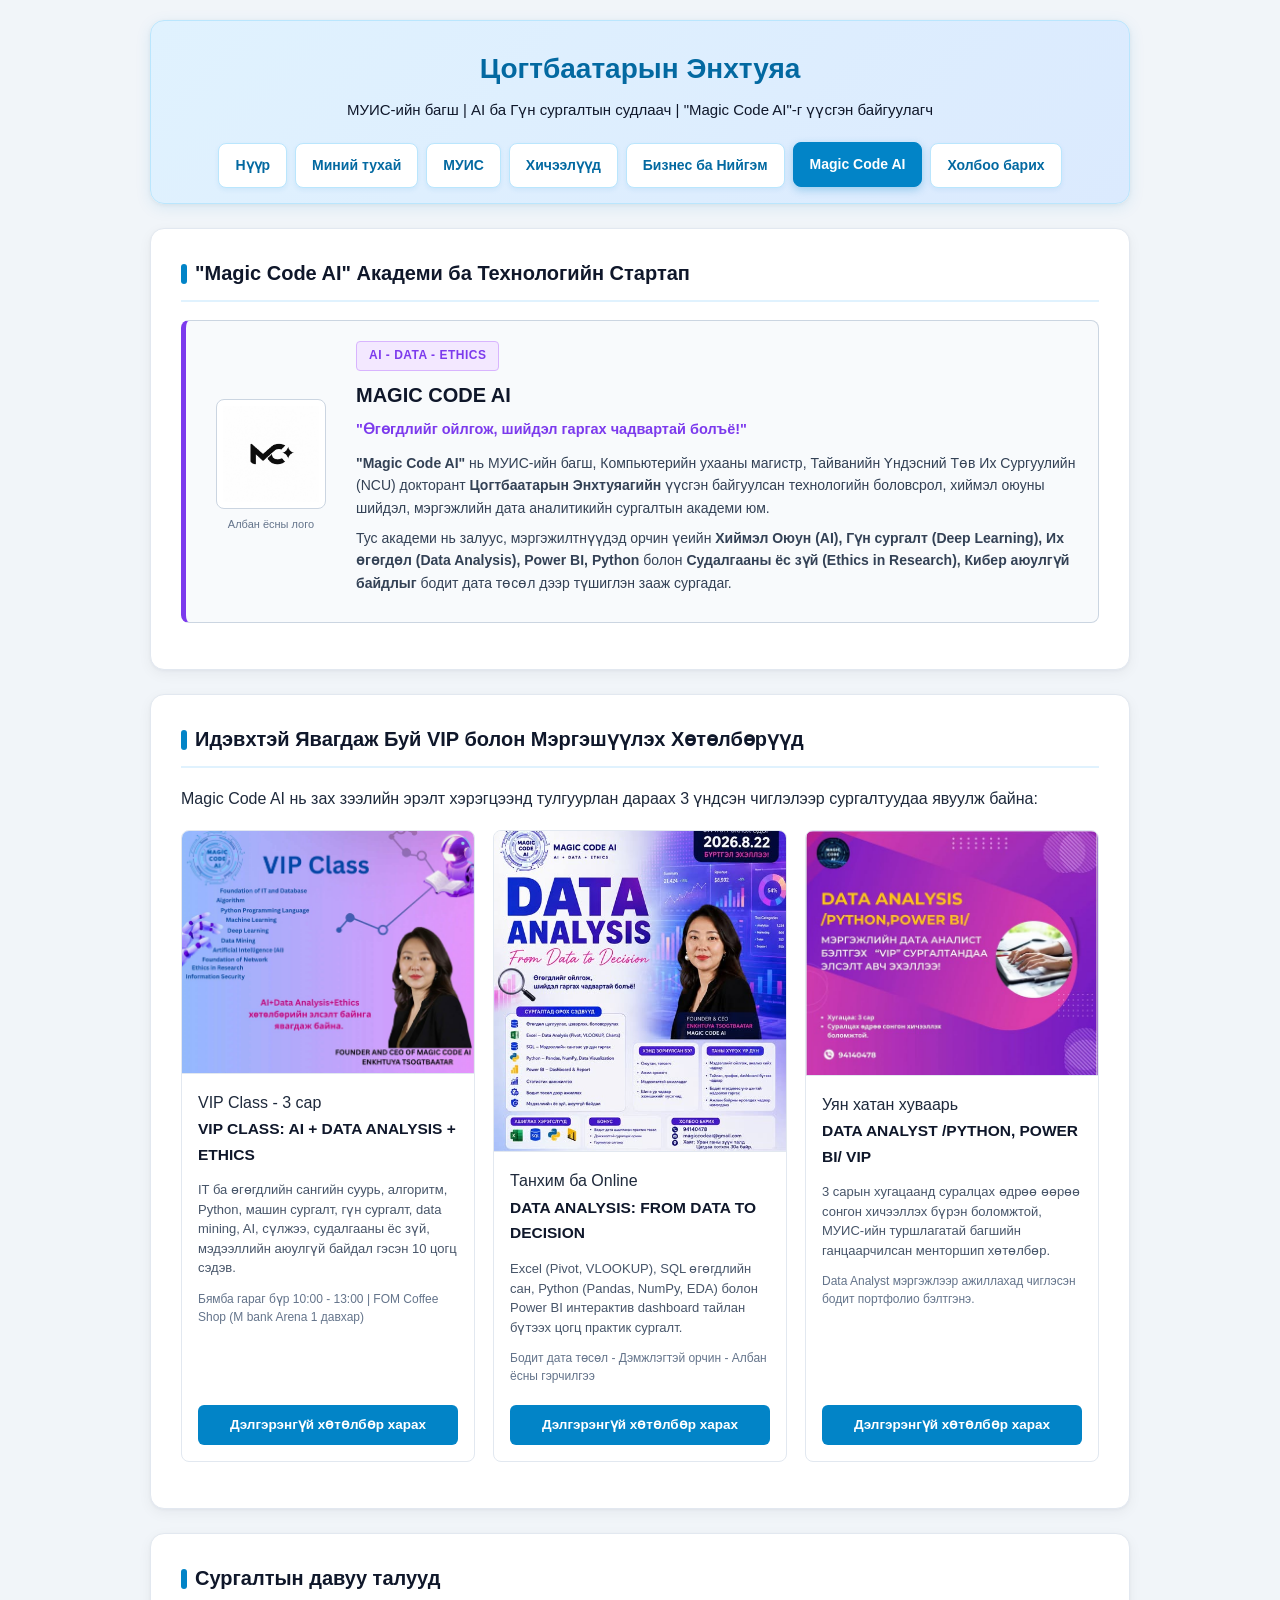
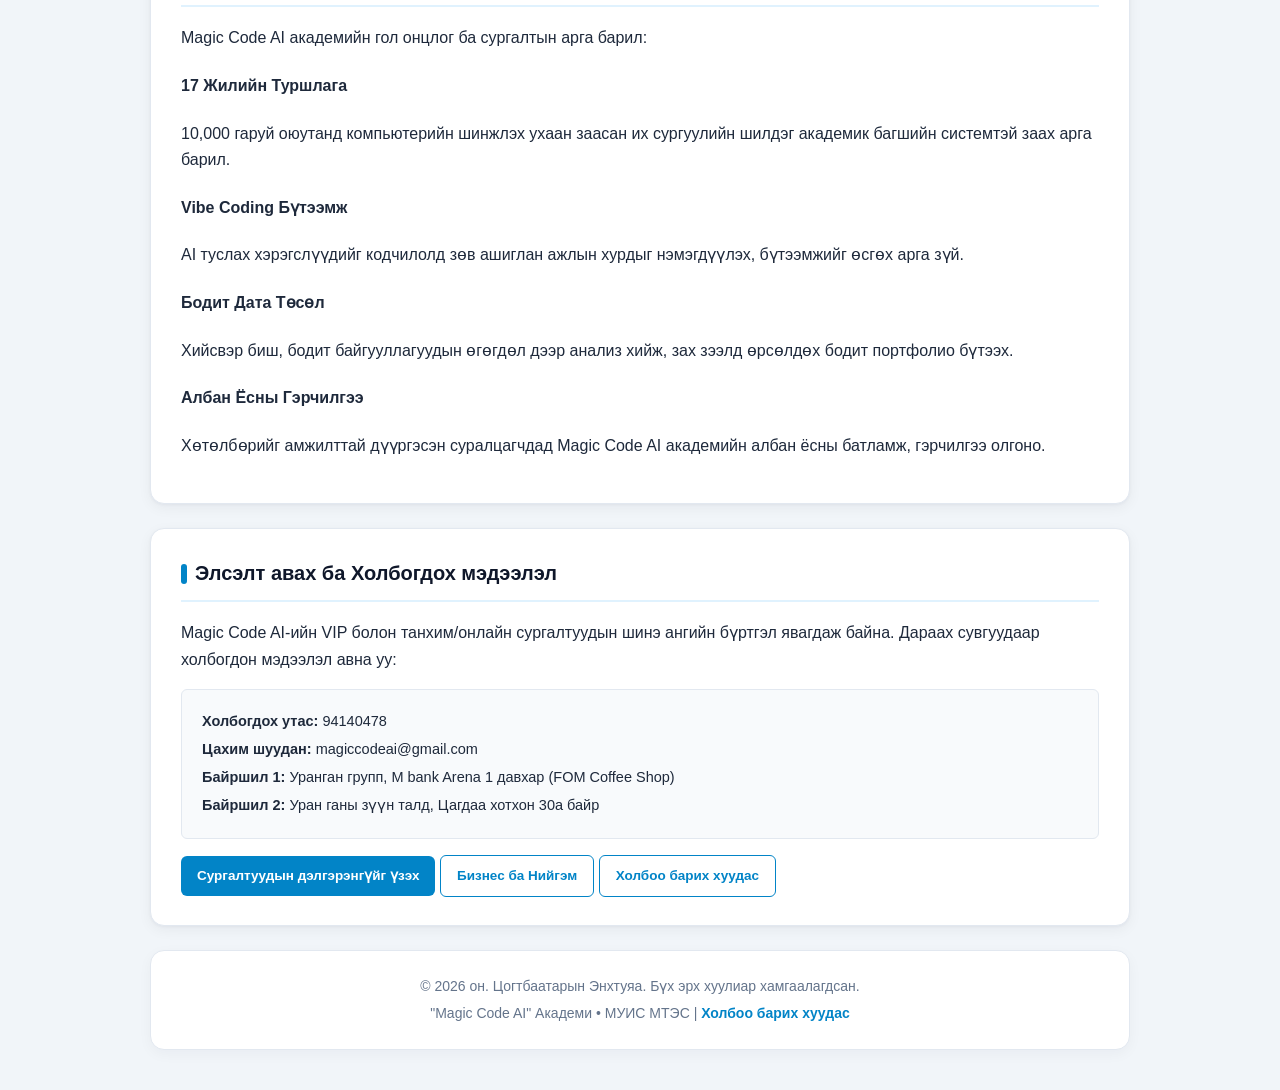
<file: magic-code-ai.html>
<!doctype html>
<html lang="mn">
  <head>
    <meta charset="UTF-8" />
    <meta name="viewport" content="width=device-width, initial-scale=1.0" />
    <title>Magic Code AI - Цогтбаатарын Энхтуяа</title>
    <link rel="stylesheet" href="style.css" />
    <style>
      /* Энгийн танилцуулга хайрцаг */
      .company-box {
        display: flex;
        flex-wrap: wrap;
        gap: 20px;
        align-items: center;
        background-color: #f8fafc;
        border: 1px solid #cbd5e1;
        border-left: 5px solid #7c3aed;
        border-radius: 8px;
        padding: 20px;
        margin: 18px 0;
      }

      .company-logo-container {
        flex: 0 0 130px;
        text-align: center;
        margin: 0 auto;
      }

      .company-logo-img {
        width: 110px;
        height: 110px;
        border-radius: 8px;
        border: 1px solid #cbd5e1;
        background-color: #ffffff;
        object-fit: contain;
        display: block;
        margin: 0 auto;
        padding: 6px;
        box-sizing: border-box;
      }

      .company-info {
        flex: 1 1 300px;
      }

      .company-badge {
        display: inline-block;
        background-color: #f3e8ff;
        color: #7c3aed;
        border: 1px solid #d8b4fe;
        padding: 4px 12px;
        border-radius: 4px;
        font-size: 12px;
        font-weight: 700;
        letter-spacing: 0.5px;
        margin-bottom: 8px;
      }

      .company-info h3 {
        margin: 0 0 6px 0;
        font-size: 20px;
        color: #0f172a;
      }

      .company-slogan {
        font-size: 14.5px;
        color: #7c3aed;
        font-weight: 600;
        margin-bottom: 10px;
      }

      .company-info p {
        margin: 0 0 8px 0;
        font-size: 14px;
        color: #334155;
        line-height: 1.6;
      }

      /* 3 Постерийн тор бүтэц */
      .posters-grid {
        display: grid;
        grid-template-columns: repeat(auto-fit, minmax(260px, 1fr));
        gap: 18px;
        margin: 18px 0;
      }

      .poster-item {
        background-color: #ffffff;
        border: 1px solid #e2e8f0;
        border-radius: 8px;
        overflow: hidden;
        display: flex;
        flex-direction: column;
      }

      .poster-item img {
        width: 100%;
        height: auto;
        max-height: 320px;
        object-fit: cover;
        border-bottom: 1px solid #e2e8f0;
        background: #f8fafc;
      }

      .poster-item-body {
        padding: 16px;
        flex: 1;
        display: flex;
        flex-direction: column;
        justify-content: space-between;
      }

      .poster-item-body h4 {
        margin: 0 0 6px 0;
        font-size: 15.5px;
        color: #0f172a;
      }

      .poster-item-body p {
        font-size: 13px;
        color: #475569;
        margin-bottom: 10px;
        line-height: 1.5;
      }

      @media (max-width: 768px) {
        .company-box {
          flex-direction: column;
          text-align: center;
        }
      }
    </style>
  </head>
  <body>
    <div class="site-wrapper">
      <!-- ===================================================
             БЛОК 1: НАВИГАЦИ ХЭСЭГ (Цайвар цэнхэр)
             =================================================== -->
      <header class="block-nav">
        <h1 class="site-title">Цогтбаатарын Энхтуяа</h1>
        <p class="site-subtitle">
          МУИС-ийн багш | AI ба Гүн сургалтын судлаач | "Magic Code AI"-г үүсгэн
          байгуулагч
        </p>
        <nav>
          <ul>
            <li><a href="index.html">Нүүр</a></li>
            <li><a href="about.html">Миний тухай</a></li>
            <li><a href="muis.html">МУИС</a></li>
            <li><a href="course.html">Хичээлүүд</a></li>
            <li><a href="business.html">Бизнес ба Нийгэм</a></li>
            <li>
              <a href="magic-code-ai.html" class="active">Magic Code AI</a>
            </li>
            <li><a href="contact.html">Холбоо барих</a></li>
          </ul>
        </nav>
      </header>

      <!-- ===================================================
             БЛОК 2: MAGIC CODE AI БАЙГУУЛЛАГЫН ТАНИЛЦУУЛГА & ЛОГО
             =================================================== -->
      <section class="content-block">
        <h2 class="block-title">
          "Magic Code AI" Академи ба Технологийн Стартап
        </h2>

        <!-- Албан ёсны лого бүхий танилцуулга хайрцаг -->
        <div class="company-box">
          <div class="company-logo-container">
            <img
              src="images/magic-code-ai-logo.jpg"
              alt="Magic Code AI албан ёсны лого"
              class="company-logo-img"
            />
            <p style="font-size: 11px; color: #64748b; margin-top: 6px">
              Албан ёсны лого
            </p>
          </div>
          <div class="company-info">
            <span class="company-badge">AI - DATA - ETHICS</span>
            <h3>MAGIC CODE AI</h3>
            <div class="company-slogan">
              "Өгөгдлийг ойлгож, шийдэл гаргах чадвартай болъё!"
            </div>
            <p>
              <strong>"Magic Code AI"</strong> нь МУИС-ийн багш, Компьютерийн
              ухааны магистр, Тайванийн Үндэсний Төв Их Сургуулийн (NCU)
              докторант <strong>Цогтбаатарын Энхтуяагийн</strong> үүсгэн
              байгуулсан технологийн боловсрол, хиймэл оюуны шийдэл, мэргэжлийн
              дата аналитикийн сургалтын академи юм.
            </p>
            <p>
              Тус академи нь залуус, мэргэжилтнүүдэд орчин үеийн
              <strong
                >Хиймэл Оюун (AI), Гүн сургалт (Deep Learning), Их өгөгдөл (Data
                Analysis), Power BI, Python</strong
              >
              болон
              <strong
                >Судалгааны ёс зүй (Ethics in Research), Кибер аюулгүй
                байдлыг</strong
              >
              бодит дата төсөл дээр түшиглэн зааж сургадаг.
            </p>
          </div>
        </div>
      </section>

      <!-- ===================================================
             БЛОК 3: ИДЭВХТЭЙ ЯВАГДАЖ БУЙ VIP БОЛОН ТАНХИМ СУРГАЛТУУД
             =================================================== -->
      <section class="content-block">
        <h2 class="block-title">
          Идэвхтэй Явагдаж Буй VIP болон Мэргэшүүлэх Хөтөлбөрүүд
        </h2>
        <p>
          Magic Code AI нь зах зээлийн эрэлт хэрэгцээнд тулгуурлан дараах 3
          үндсэн чиглэлээр сургалтуудаа явуулж байна:
        </p>

        <div class="posters-grid">
          <!-- Карт 1: VIP Class 10 Сэдэв -->
          <div class="poster-item">
            <img
              src="images/poster_vip_class_10topics.jpg"
              alt="VIP Class 10 сэдэвт хөтөлбөрийн постер"
            />
            <div class="poster-item-body">
              <div>
                <span class="skill-tag">VIP Class - 3 сар</span>
                <h4>VIP CLASS: AI + DATA ANALYSIS + ETHICS</h4>
                <p>
                  IT ба өгөгдлийн сангийн суурь, алгоритм, Python, машин
                  сургалт, гүн сургалт, data mining, AI, сүлжээ, судалгааны ёс
                  зүй, мэдээллийн аюулгүй байдал гэсэн 10 цогц сэдэв.
                </p>
                <p style="font-size: 12px; color: #64748b">
                  Бямба гараг бүр 10:00 - 13:00 | FOM Coffee Shop (M bank Arena
                  1 давхар)
                </p>
              </div>
              <div style="margin-top: 10px">
                <a
                  href="course.html"
                  class="btn"
                  style="width: 100%; box-sizing: border-box"
                  >Дэлгэрэнгүй хөтөлбөр харах</a
                >
              </div>
            </div>
          </div>

          <!-- Карт 2: Data Analysis From Data to Decision -->
          <div class="poster-item">
            <img
              src="images/poster_data_analysis_magic.jpg"
              alt="Data Analysis From Data to Decision постер"
            />
            <div class="poster-item-body">
              <div>
                <span class="skill-tag">Танхим ба Online</span>
                <h4>DATA ANALYSIS: FROM DATA TO DECISION</h4>
                <p>
                  Excel (Pivot, VLOOKUP), SQL өгөгдлийн сан, Python (Pandas,
                  NumPy, EDA) болон Power BI интерактив dashboard тайлан бүтээх
                  цогц практик сургалт.
                </p>
                <p style="font-size: 12px; color: #64748b">
                  Бодит дата төсөл - Дэмжлэгтэй орчин - Албан ёсны гэрчилгээ
                </p>
              </div>
              <div style="margin-top: 10px">
                <a
                  href="course.html"
                  class="btn"
                  style="width: 100%; box-sizing: border-box"
                  >Дэлгэрэнгүй хөтөлбөр харах</a
                >
              </div>
            </div>
          </div>

          <!-- Карт 3: Мэргэжлийн дата аналист бэлтгэх VIP -->
          <div class="poster-item">
            <img
              src="images/poster_data_analyst_vip.jpg"
              alt="Мэргэжлийн дата аналист бэлтгэх VIP сургалт"
            />
            <div class="poster-item-body">
              <div>
                <span class="skill-tag">Уян хатан хуваарь</span>
                <h4>DATA ANALYST /PYTHON, POWER BI/ VIP</h4>
                <p>
                  3 сарын хугацаанд суралцах өдрөө өөрөө сонгон хичээллэх бүрэн
                  боломжтой, МУИС-ийн туршлагатай багшийн ганцаарчилсан
                  менторшип хөтөлбөр.
                </p>
                <p style="font-size: 12px; color: #64748b">
                  Data Analyst мэргэжлээр ажиллахад чиглэсэн бодит портфолио
                  бэлтгэнэ.
                </p>
              </div>
              <div style="margin-top: 10px">
                <a
                  href="course.html"
                  class="btn"
                  style="width: 100%; box-sizing: border-box"
                  >Дэлгэрэнгүй хөтөлбөр харах</a
                >
              </div>
            </div>
          </div>
        </div>
      </section>

      <!-- ===================================================
             БЛОК 4: MAGIC CODE AI-ИЙН ДАВУУ ТАЛУУД
             =================================================== -->
      <section class="content-block">
        <h2 class="block-title">Сургалтын давуу талууд</h2>
        <p>Magic Code AI академийн гол онцлог ба сургалтын арга барил:</p>

        <div class="skills-grid">
          <div class="skill-card">
            <h4>17 Жилийн Туршлага</h4>
            <p>
              10,000 гаруй оюутанд компьютерийн шинжлэх ухаан заасан их
              сургуулийн шилдэг академик багшийн системтэй заах арга барил.
            </p>
          </div>

          <div class="skill-card">
            <h4>Vibe Coding Бүтээмж</h4>
            <p>
              AI туслах хэрэгслүүдийг кодчилолд зөв ашиглан ажлын хурдыг
              нэмэгдүүлэх, бүтээмжийг өсгөх арга зүй.
            </p>
          </div>

          <div class="skill-card">
            <h4>Бодит Дата Төсөл</h4>
            <p>
              Хийсвэр биш, бодит байгууллагуудын өгөгдөл дээр анализ хийж, зах
              зээлд өрсөлдөх бодит портфолио бүтээх.
            </p>
          </div>

          <div class="skill-card">
            <h4>Албан Ёсны Гэрчилгээ</h4>
            <p>
              Хөтөлбөрийг амжилттай дүүргэсэн суралцагчдад Magic Code AI
              академийн албан ёсны батламж, гэрчилгээ олгоно.
            </p>
          </div>
        </div>
      </section>

      <!-- ===================================================
             БЛОК 5: ЭЛСЭЛТ & ХОЛБОО БАРИХ МЭДЭЭЛЭЛ
             =================================================== -->
      <section class="content-block">
        <h2 class="block-title">Элсэлт авах ба Холбогдох мэдээлэл</h2>
        <p>
          Magic Code AI-ийн VIP болон танхим/онлайн сургалтуудын шинэ ангийн
          бүртгэл явагдаж байна. Дараах сувгуудаар холбогдон мэдээлэл авна уу:
        </p>

        <div
          style="
            background-color: #f8fafc;
            border: 1px solid #e2e8f0;
            border-radius: 6px;
            padding: 16px 20px;
            margin: 16px 0;
          "
        >
          <p style="margin: 4px 0; font-size: 14.5px">
            <strong>Холбогдох утас:</strong> 94140478
          </p>
          <p style="margin: 4px 0; font-size: 14.5px">
            <strong>Цахим шуудан:</strong> magiccodeai@gmail.com
          </p>
          <p style="margin: 4px 0; font-size: 14.5px">
            <strong>Байршил 1:</strong> Уранган групп, M bank Arena 1 давхар
            (FOM Coffee Shop)
          </p>
          <p style="margin: 4px 0; font-size: 14.5px">
            <strong>Байршил 2:</strong> Уран ганы зүүн талд, Цагдаа хотхон 30а
            байр
          </p>
        </div>

        <div style="margin-top: 16px">
          <a href="course.html" class="btn">Сургалтуудын дэлгэрэнгүйг үзэх</a>
          <a href="business.html" class="btn btn-outline">Бизнес ба Нийгэм</a>
          <a href="contact.html" class="btn btn-outline">Холбоо барих хуудас</a>
        </div>
      </section>

      <!-- ===================================================
             ХӨЛ ХЭСЭГ (FOOTER)
             =================================================== -->
      <footer class="block-footer">
        <p>
          &copy; 2026 он. Цогтбаатарын Энхтуяа. Бүх эрх хуулиар хамгаалагдсан.
        </p>
        <p>
          "Magic Code AI" Академи &bull; МУИС МТЭС |
          <a href="contact.html">Холбоо барих хуудас</a>
        </p>
      </footer>
    </div>
  </body>
</html>
</file>
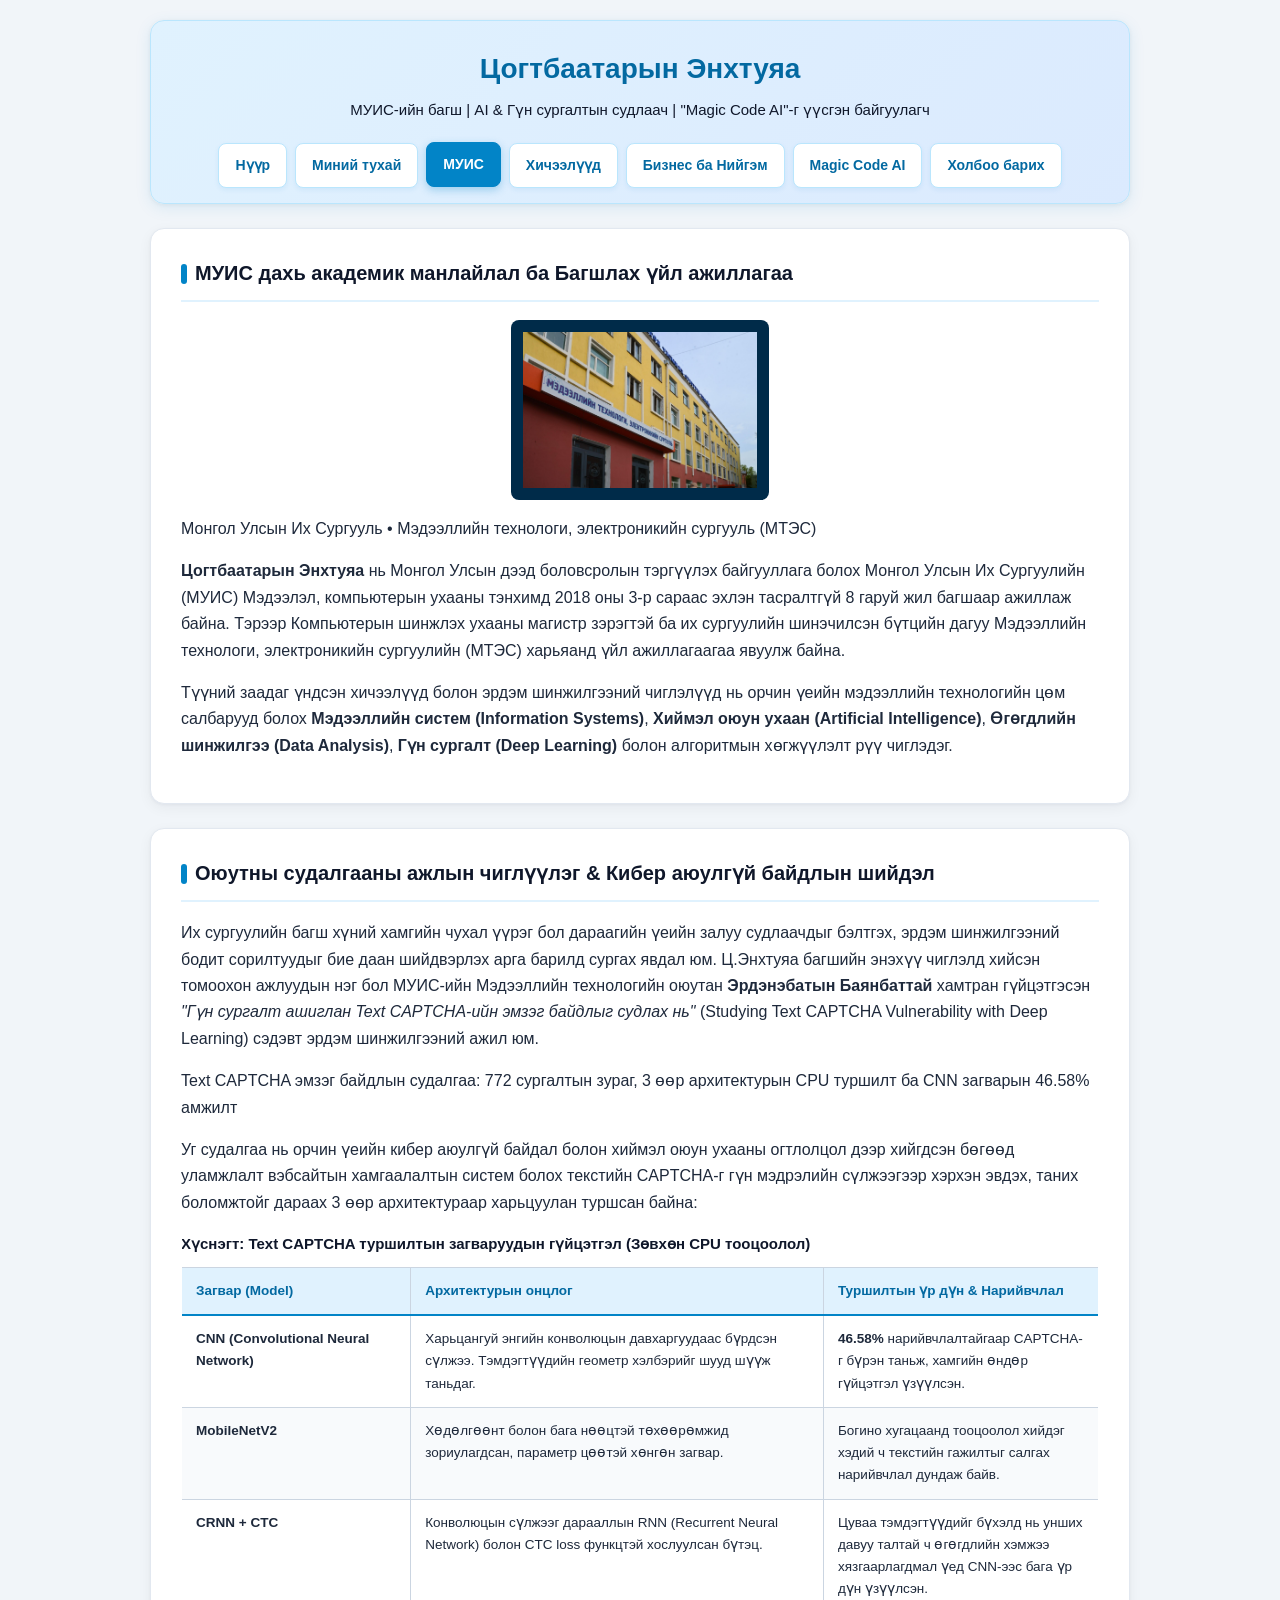
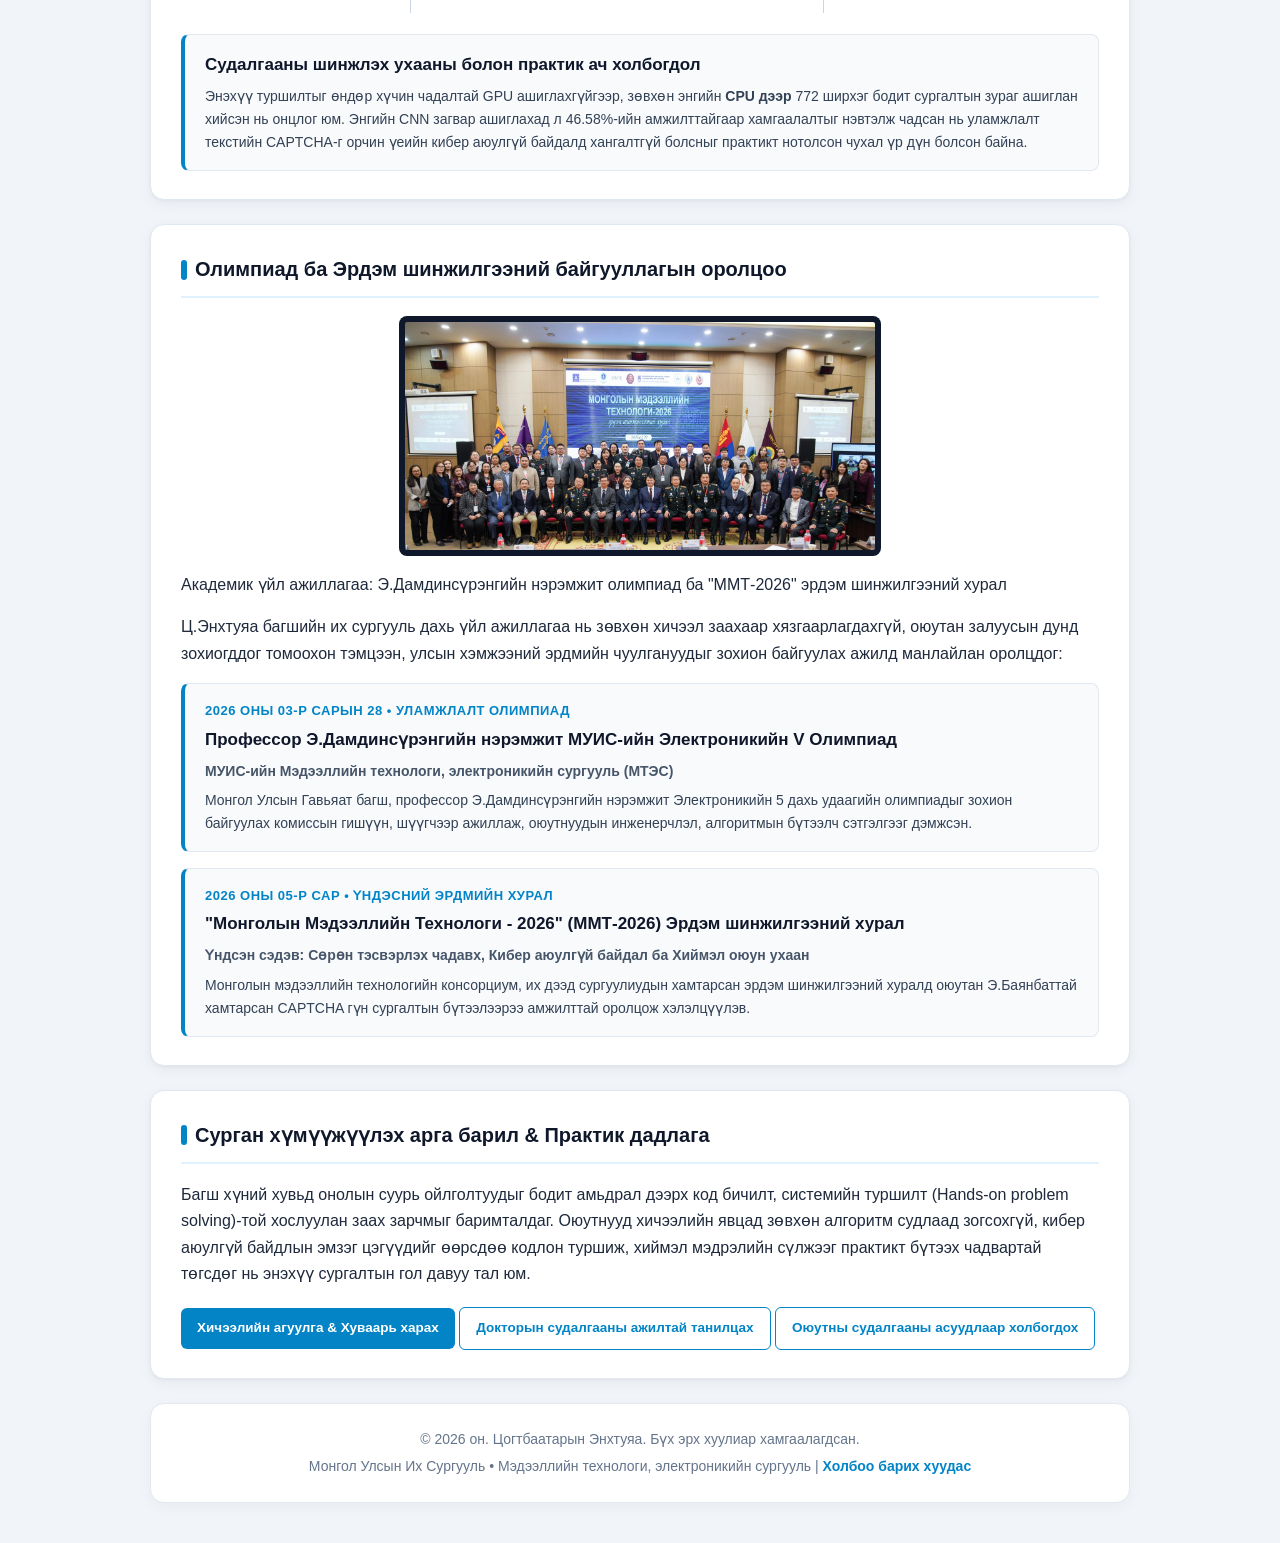
<file: muis.html>
<!doctype html>
<html lang="mn">
  <head>
    <meta charset="UTF-8" />
    <meta name="viewport" content="width=device-width, initial-scale=1.0" />
    <title>МУИС дахь үйл ажиллагаа - Цогтбаатарын Энхтуяа</title>
    <link rel="stylesheet" href="style.css" />
  </head>
  <body>
    <div class="site-wrapper">
      <!-- БЛОК 1: НАВИГАЦИ ХЭСЭГ (Цайвар цэнхэр) -->
      <header class="block-nav">
        <h1 class="site-title">Цогтбаатарын Энхтуяа</h1>
        <p class="site-subtitle">
          МУИС-ийн багш | AI & Гүн сургалтын судлаач | "Magic Code AI"-г үүсгэн
          байгуулагч
        </p>
        <nav>
          <ul>
            <li><a href="index.html">Нүүр</a></li>
            <li><a href="about.html">Миний тухай</a></li>
            <li><a href="muis.html" class="active">МУИС</a></li>
            <li><a href="course.html">Хичээлүүд</a></li>
            <li><a href="business.html">Бизнес ба Нийгэм</a></li>
            <li><a href="magic-code-ai.html">Magic Code AI</a></li>
            <li><a href="contact.html">Холбоо барих</a></li>
          </ul>
        </nav>
      </header>

      <!-- БЛОК 2: АКАДЕМИК ХАРЬЯАЛАЛ БА ТЭНХИМ-->
      <section class="content-block">
        <h2 class="block-title">
          МУИС дахь академик манлайлал ба Багшлах үйл ажиллагаа
        </h2>

        <img
          src="images/num_department.jpg"
          alt="МУИС - Мэдээллийн технологи, электроникийн сургууль, МКУТ"
          class="block-image"
          style="
            max-height: 180px;
            object-fit: contain;
            background: #002b49;
            padding: 12px;
            box-sizing: border-box;
          "
        />
        <p class="block-image-caption">
          Монгол Улсын Их Сургууль &bull; Мэдээллийн технологи, электроникийн
          сургууль (МТЭС)
        </p>

        <p>
          <strong>Цогтбаатарын Энхтуяа</strong> нь Монгол Улсын дээд боловсролын
          тэргүүлэх байгууллага болох Монгол Улсын Их Сургуулийн (МУИС)
          Мэдээлэл, компьютерын ухааны тэнхимд 2018 оны 3-р сараас эхлэн
          тасралтгүй 8 гаруй жил багшаар ажиллаж байна. Тэрээр Компьютерын
          шинжлэх ухааны магистр зэрэгтэй ба их сургуулийн шинэчилсэн бүтцийн
          дагуу Мэдээллийн технологи, электроникийн сургуулийн (МТЭС) харьяанд
          үйл ажиллагаагаа явуулж байна.
        </p>

        <p>
          Түүний заадаг үндсэн хичээлүүд болон эрдэм шинжилгээний чиглэлүүд нь
          орчин үеийн мэдээллийн технологийн цөм салбарууд болох
          <strong>Мэдээллийн систем (Information Systems)</strong>,
          <strong>Хиймэл оюун ухаан (Artificial Intelligence)</strong>,
          <strong>Өгөгдлийн шинжилгээ (Data Analysis)</strong>,
          <strong>Гүн сургалт (Deep Learning)</strong> болон алгоритмын
          хөгжүүлэлт рүү чиглэдэг.
        </p>
      </section>

      <!-- БЛОК 3: ОЮУТНЫ ЭРДЭМ ШИНЖИЛГЭЭНИЙ УДИРДЛАГА (CAPTCHA)-->
      <section class="content-block">
        <h2 class="block-title">
          Оюутны судалгааны ажлын чиглүүлэг & Кибер аюулгүй байдлын шийдэл
        </h2>
        <p>
          Их сургуулийн багш хүний хамгийн чухал үүрэг бол дараагийн үеийн залуу
          судлаачдыг бэлтгэх, эрдэм шинжилгээний бодит сорилтуудыг бие даан
          шийдвэрлэх арга барилд сургах явдал юм. Ц.Энхтуяа багшийн энэхүү
          чиглэлд хийсэн томоохон ажлуудын нэг бол МУИС-ийн Мэдээллийн
          технологийн оюутан <strong>Эрдэнэбатын Баянбаттай</strong> хамтран
          гүйцэтгэсэн
          <em
            >"Гүн сургалт ашиглан Text CAPTCHA-ийн эмзэг байдлыг судлах нь"</em
          >
          (Studying Text CAPTCHA Vulnerability with Deep Learning) сэдэвт эрдэм
          шинжилгээний ажил юм.
        </p>
        <p class="block-image-caption">
          Text CAPTCHA эмзэг байдлын судалгаа: 772 сургалтын зураг, 3 өөр
          архитектурын CPU туршилт ба CNN загварын 46.58% амжилт
        </p>

        <p>
          Уг судалгаа нь орчин үеийн кибер аюулгүй байдал болон хиймэл оюун
          ухааны огтлолцол дээр хийгдсэн бөгөөд уламжлалт вэбсайтын хамгаалалтын
          систем болох текстийн CAPTCHA-г гүн мэдрэлийн сүлжээгээр хэрхэн эвдэх,
          таних боломжтойг дараах 3 өөр архитектураар харьцуулан туршсан байна:
        </p>

        <!-- Загваруудын харьцуулалт хүснэгт -->
        <table>
          <caption>
            Хүснэгт: Text CAPTCHA туршилтын загваруудын гүйцэтгэл (Зөвхөн CPU
            тооцоолол)
          </caption>
          <thead>
            <tr>
              <th style="width: 25%">Загвар (Model)</th>
              <th style="width: 45%">Архитектурын онцлог</th>
              <th style="width: 30%">Туршилтын үр дүн & Нарийвчлал</th>
            </tr>
          </thead>
          <tbody>
            <tr>
              <td><strong>CNN (Convolutional Neural Network)</strong></td>
              <td>
                Харьцангуй энгийн конволюцын давхаргуудаас бүрдсэн сүлжээ.
                Тэмдэгтүүдийн геометр хэлбэрийг шууд шүүж таньдаг.
              </td>
              <td>
                <strong>46.58%</strong> нарийвчлалтайгаар CAPTCHA-г бүрэн таньж,
                хамгийн өндөр гүйцэтгэл үзүүлсэн.
              </td>
            </tr>
            <tr>
              <td><strong>MobileNetV2</strong></td>
              <td>
                Хөдөлгөөнт болон бага нөөцтэй төхөөрөмжид зориулагдсан, параметр
                цөөтэй хөнгөн загвар.
              </td>
              <td>
                Богино хугацаанд тооцоолол хийдэг хэдий ч текстийн гажилтыг
                салгах нарийвчлал дундаж байв.
              </td>
            </tr>
            <tr>
              <td><strong>CRNN + CTC</strong></td>
              <td>
                Конволюцын сүлжээг дарааллын RNN (Recurrent Neural Network)
                болон CTC loss функцтэй хослуулсан бүтэц.
              </td>
              <td>
                Цуваа тэмдэгтүүдийг бүхэлд нь унших давуу талтай ч өгөгдлийн
                хэмжээ хязгаарлагдмал үед CNN-ээс бага үр дүн үзүүлсэн.
              </td>
            </tr>
          </tbody>
        </table>

        <div class="timeline-item" style="margin-top: 15px">
          <div class="timeline-title">
            Судалгааны шинжлэх ухааны болон практик ач холбогдол
          </div>
          <p class="timeline-desc">
            Энэхүү туршилтыг өндөр хүчин чадалтай GPU ашиглахгүйгээр, зөвхөн
            энгийн <strong>CPU дээр</strong> 772 ширхэг бодит сургалтын зураг
            ашиглан хийсэн нь онцлог юм. Энгийн CNN загвар ашиглахад л
            46.58%-ийн амжилттайгаар хамгаалалтыг нэвтэлж чадсан нь уламжлалт
            текстийн CAPTCHA-г орчин үеийн кибер аюулгүй байдалд хангалтгүй
            болсныг практикт нотолсон чухал үр дүн болсон байна.
          </p>
        </div>
      </section>

      <!-- БЛОК 4: ОЛИМПИАД БА ЭРДЭМ ШИНЖИЛГЭЭНИЙ ХУРАЛ-->
      <section class="content-block">
        <h2 class="block-title">
          Олимпиад ба Эрдэм шинжилгээний байгууллагын оролцоо
        </h2>

        <img
          src="images/num_events.jpg"
          alt="МУИС-ийн Электроникийн V олимпиад болон ММТ-2026 эрдэм шинжилгээний хурал"
          class="block-image"
          style="
            max-height: 240px;
            object-fit: contain;
            background: #0f172a;
            padding: 6px;
            box-sizing: border-box;
          "
        />
        <p class="block-image-caption">
          Академик үйл ажиллагаа: Э.Дамдинсүрэнгийн нэрэмжит олимпиад ба
          "ММТ-2026" эрдэм шинжилгээний хурал
        </p>

        <p>
          Ц.Энхтуяа багшийн их сургууль дахь үйл ажиллагаа нь зөвхөн хичээл
          заахаар хязгаарлагдахгүй, оюутан залуусын дунд зохиогддог томоохон
          тэмцээн, улсын хэмжээний эрдмийн чуулгануудыг зохион байгуулах ажилд
          манлайлан оролцдог:
        </p>

        <div class="timeline-list">
          <div class="timeline-item">
            <div class="timeline-period">
              2026 оны 03-р сарын 28 &bull; Уламжлалт олимпиад
            </div>
            <div class="timeline-title">
              Профессор Э.Дамдинсүрэнгийн нэрэмжит МУИС-ийн Электроникийн V
              Олимпиад
            </div>
            <div class="timeline-institution">
              МУИС-ийн Мэдээллийн технологи, электроникийн сургууль (МТЭС)
            </div>
            <p class="timeline-desc">
              Монгол Улсын Гавьяат багш, профессор Э.Дамдинсүрэнгийн нэрэмжит
              Электроникийн 5 дахь удаагийн олимпиадыг зохион байгуулах комиссын
              гишүүн, шүүгчээр ажиллаж, оюутнуудын инженерчлэл, алгоритмын
              бүтээлч сэтгэлгээг дэмжсэн.
            </p>
          </div>

          <div class="timeline-item">
            <div class="timeline-period">
              2026 оны 05-р сар &bull; Үндэсний эрдмийн хурал
            </div>
            <div class="timeline-title">
              "Монголын Мэдээллийн Технологи - 2026" (ММТ-2026) Эрдэм
              шинжилгээний хурал
            </div>
            <div class="timeline-institution">
              Үндсэн сэдэв: Сөрөн тэсвэрлэх чадавх, Кибер аюулгүй байдал ба
              Хиймэл оюун ухаан
            </div>
            <p class="timeline-desc">
              Монголын мэдээллийн технологийн консорциум, их дээд сургуулиудын
              хамтарсан эрдэм шинжилгээний хуралд оюутан Э.Баянбаттай хамтарсан
              CAPTCHA гүн сургалтын бүтээлээрээ амжилттай оролцож хэлэлцүүлэв.
            </p>
          </div>
        </div>
      </section>

      <!-- 
             БЛОК 5: СУРГАН ХҮМҮҮЖҮҮЛЭХ АРГА БАРИЛ БА ШУУРХАЙ ХОЛБООС
              -->
      <section class="content-block">
        <h2 class="block-title">
          Сурган хүмүүжүүлэх арга барил & Практик дадлага
        </h2>
        <p>
          Багш хүний хувьд онолын суурь ойлголтуудыг бодит амьдрал дээрх код
          бичилт, системийн туршилт (Hands-on problem solving)-той хослуулан
          заах зарчмыг баримталдаг. Оюутнууд хичээлийн явцад зөвхөн алгоритм
          судлаад зогсохгүй, кибер аюулгүй байдлын эмзэг цэгүүдийг өөрсдөө
          кодлон туршиж, хиймэл мэдрэлийн сүлжээг практикт бүтээх чадвартай
          төгсдөг нь энэхүү сургалтын гол давуу тал юм.
        </p>

        <div style="margin-top: 20px">
          <a href="course.html" class="btn"
            >Хичээлийн агуулга & Хуваарь харах</a
          >
          <a href="about.html" class="btn btn-outline"
            >Докторын судалгааны ажилтай танилцах</a
          >
          <a href="contact.html" class="btn btn-outline"
            >Оюутны судалгааны асуудлаар холбогдох</a
          >
        </div>
      </section>

      <!-- ХӨЛ ХЭСЭГ (FOOTER)-->
      <footer class="block-footer">
        <p>
          &copy; 2026 он. Цогтбаатарын Энхтуяа. Бүх эрх хуулиар хамгаалагдсан.
        </p>
        <p>
          Монгол Улсын Их Сургууль &bull; Мэдээллийн технологи, электроникийн
          сургууль | <a href="contact.html">Холбоо барих хуудас</a>
        </p>
      </footer>
    </div>
  </body>
</html>
</file>
<file: style.css>
/* Үндсэн биеийн тохиргоо */
body {
    font-family: -apple-system, BlinkMacSystemFont, "Segoe UI", Roboto, "Helvetica Neue", Arial, sans-serif;
    line-height: 1.65;
    margin: 0;
    padding: 0;
    color: #1e293b;
    background-color: #f1f5f9;
}

/* Хуудасны үндсэн хүрээ */
.site-wrapper {
    max-width: 980px;
    margin: 0 auto;
    padding: 20px 15px 40px 15px;
}

/* 
   БЛОК 1: НАВИГАЦИ БА ТОЛГОЙ ХЭСГИЙН БЛОК (Цайвар цэнхэр)
    */
.block-nav {
    background: linear-gradient(135deg, #e0f2fe 0%, #dbeafe 100%);
    border: 1px solid #bae6fd;
    border-radius: 14px;
    box-shadow: 0 4px 16px rgba(2, 132, 199, 0.1), 0 1px 4px rgba(0, 0, 0, 0.05);
    padding: 25px 25px 15px 25px;
    margin-bottom: 24px;
    text-align: center;
}

.block-nav .site-title {
    margin: 0 0 6px 0;
    color: #0369a1;
    font-size: 28px;
    font-weight: 700;
}

.block-nav .site-subtitle {
    margin: 0 0 20px 0;
    color: #0f172a;
    font-size: 15px;
    font-weight: 500;
}

/* Навигацийн холбоосууд */
nav ul {
    list-style-type: none;
    margin: 0;
    padding: 0;
    display: flex;
    justify-content: center;
    flex-wrap: wrap;
    gap: 8px;
}

nav ul li {
    margin: 0;
}

nav ul li a {
    display: inline-block;
    color: #0369a1;
    text-decoration: none;
    padding: 10px 16px;
    font-size: 14px;
    font-weight: 600;
    border-radius: 8px;
    background-color: #ffffff;
    border: 1px solid #bae6fd;
    transition: all 0.25s ease;
    box-shadow: 0 2px 5px rgba(2, 132, 199, 0.08);
}

nav ul li a:hover,
nav ul li a.active {
    background-color: #0284c7;
    color: #ffffff;
    border-color: #0284c7;
    box-shadow: 0 3px 8px rgba(2, 132, 199, 0.3);
    transform: translateY(-1px);
}

/* 
   ЕРӨНХИЙ БЛОКИЙН ЗАГВАР (Хүрээ, сүүдэр, арын өнгө)
    */
.content-block {
    background-color: #ffffff;
    border: 1px solid #e2e8f0;
    border-radius: 14px;
    box-shadow: 0 4px 14px rgba(15, 23, 42, 0.05), 0 1px 3px rgba(15, 23, 42, 0.04);
    padding: 28px 30px;
    margin-bottom: 24px;
    transition: box-shadow 0.25s ease, transform 0.25s ease;
}

.content-block:hover {
    box-shadow: 0 8px 24px rgba(15, 23, 42, 0.08), 0 2px 6px rgba(15, 23, 42, 0.04);
}

/* Блокуудын гарчиг */
.block-title {
    color: #0f172a;
    font-size: 20px;
    font-weight: 700;
    margin-top: 0;
    margin-bottom: 18px;
    padding-bottom: 10px;
    border-bottom: 2px solid #e0f2fe;
    display: flex;
    align-items: center;
    gap: 8px;
}

.block-image {
    display: block;         
    margin-left: auto;       
    margin-right: auto;      
    margin-top: 16px;
    margin-bottom: 12px;
    max-width: 100%;
    height: auto;
    border-radius: 8px;     
}

.block-title::before {
    content: "";
    display: inline-block;
    width: 6px;
    height: 20px;
    background-color: #0284c7;
    border-radius: 3px;
}

/* 
   СУРГУУЛИЙН МЭДЭЭЛЭЛ & ЛОГО БАЙРШИЛ (FLEX)
    */
.institution-flex {
    display: flex;
    flex-wrap: wrap;
    align-items: center;
    justify-content: space-between;
    gap: 25px;
    margin-bottom: 15px;
}

.institution-text {
    flex: 1 1 520px;
}

.institution-logo-box {
    flex: 0 0 150px;
    text-align: center;
    background-color: #f8fafc;
    padding: 14px;
    border-radius: 12px;
    border: 1px solid #e2e8f0;
    box-shadow: 0 2px 8px rgba(0, 0, 0, 0.05);
}

.institution-logo {
    max-width: 120px;
    height: auto;
    display: block;
    margin: 0 auto;
    filter: drop-shadow(0 2px 4px rgba(0, 0, 0, 0.1));
}

.institution-logo-caption {
    font-size: 11.5px;
    color: #64748b;
    margin-top: 8px;
    margin-bottom: 0;
    font-weight: 600;
}

/* 
   ИОНОГРАММ ЗУРГИЙН ГАЛЕРЕЙ (БЛОК 3)
    */
.ionogram-gallery {
    display: grid;
    grid-template-columns: repeat(auto-fit, minmax(320px, 1fr));
    gap: 20px;
    margin: 20px 0;
}

.ionogram-card {
    background-color: #f8fafc;
    border: 1px solid #e2e8f0;
    border-radius: 10px;
    padding: 14px;
    box-shadow: 0 2px 8px rgba(0, 0, 0, 0.04);
    display: flex;
    flex-direction: column;
    justify-content: space-between;
}

.ionogram-img {
    width: 100%;
    max-height: 260px;
    object-fit: contain;
    background-color: #ffffff;
    border-radius: 6px;
    border: 1px solid #cbd5e1;
    margin-bottom: 10px;
}

.ionogram-caption {
    font-size: 13px;
    color: #475569;
    line-height: 1.45;
    margin: 0;
    font-weight: 500;
}

/* 
   ТҮНШЛЭЛИЙН БЭДЖ (FOXCONN & HON HAI)
    */
.partner-badge-box {
    background: linear-gradient(135deg, #f0fdf4 0%, #e0f2fe 100%);
    border: 1px solid #bae6fd;
    border-radius: 10px;
    padding: 18px 24px;
    margin: 15px 0 20px 0;
    text-align: center;
    box-shadow: 0 2px 8px rgba(2, 132, 199, 0.06);
}

.partner-logo-title {
    font-size: 18px;
    font-weight: 800;
    color: #0369a1;
    letter-spacing: 1px;
}

.partner-sub {
    font-size: 13.5px;
    color: #334155;
    font-weight: 600;
    margin-top: 4px;
}

/* 
   ХҮСНЭГТИЙН БҮРЭН БҮДЭГ ХҮРЭЭ (BORDER) ТОХИРГОО
    */
table {
    width: 100%;
    border-collapse: collapse;
    margin-top: 15px;
    margin-bottom: 20px;
    background-color: #ffffff;
    border: 1px solid #94a3b8;
    border-radius: 6px;
    overflow: hidden;
}

caption {
    font-weight: bold;
    font-size: 15px;
    margin-bottom: 10px;
    text-align: left;
    color: #0f172a;
}

th, td {
    border: 1px solid #cbd5e1;
    padding: 12px 14px;
    text-align: left;
    font-size: 13.5px;
    vertical-align: top;
}

th {
    background-color: #e0f2fe;
    color: #0369a1;
    font-weight: 700;
    border-bottom: 2px solid #0284c7;
}

tr:nth-child(even) {
    background-color: #f8fafc;
}

tr:hover {
    background-color: #f0f9ff;
}

/* 
   ПРОФАЙЛ & ТАЙМЛАЙН (INDEX & БУСАД ХУУДСАНД)
    */
.intro-container {
    display: flex;
    flex-wrap: wrap;
    align-items: center;
    gap: 30px;
}

.profile-photo-wrapper {
    flex: 0 0 200px;
    text-align: center;
}

.profile-photo {
    width: 200px;
    height: 200px;
    object-fit: cover;
    border-radius: 50%;
    border: 4px solid #bae6fd;
    box-shadow: 0 6px 18px rgba(2, 132, 199, 0.2);
}

.intro-text {
    flex: 1 1 340px;
}

.intro-text h3 {
    margin-top: 0;
    margin-bottom: 8px;
    color: #0369a1;
    font-size: 22px;
}

.intro-badge {
    display: inline-block;
    background-color: #e0f2fe;
    color: #0284c7;
    padding: 4px 10px;
    border-radius: 6px;
    font-size: 13px;
    font-weight: 600;
    margin-bottom: 14px;
}

.timeline-list {
    display: flex;
    flex-direction: column;
    gap: 16px;
}

.timeline-item {
    background-color: #f8fafc;
    border: 1px solid #e2e8f0;
    border-left: 4px solid #0284c7;
    border-radius: 8px;
    padding: 16px 20px;
}

.timeline-period {
    font-size: 13px;
    font-weight: 700;
    color: #0284c7;
    text-transform: uppercase;
    letter-spacing: 0.5px;
    margin-bottom: 4px;
}

.timeline-title {
    font-size: 17px;
    font-weight: 700;
    color: #0f172a;
    margin-bottom: 6px;
}

.timeline-institution {
    font-size: 14px;
    font-weight: 600;
    color: #475569;
    margin-bottom: 6px;
}

.timeline-desc {
    font-size: 14px;
    color: #334155;
    margin: 0;
}

/* Товчлуурууд */
.btn {
    display: inline-block;
    background-color: #0284c7;
    color: #ffffff;
    padding: 9px 16px;
    text-decoration: none;
    border-radius: 6px;
    font-size: 13.5px;
    font-weight: 600;
    text-align: center;
    transition: background-color 0.2s ease;
    align-self: flex-start;
}

.btn:hover {
    background-color: #0369a1;
}

.btn-outline {
    background-color: transparent;
    color: #0284c7;
    border: 1px solid #0284c7;
}

.btn-outline:hover {
    background-color: #e0f2fe;
    color: #0369a1;
}

/* Хөл хэсэг */
.block-footer {
    background-color: #ffffff;
    border: 1px solid #e2e8f0;
    border-radius: 14px;
    box-shadow: 0 4px 14px rgba(15, 23, 42, 0.04);
    padding: 20px;
    text-align: center;
    color: #64748b;
    font-size: 14px;
}

.block-footer p {
    margin: 4px 0;
}

.block-footer a {
    color: #0284c7;
    text-decoration: none;
    font-weight: 600;
}

.block-footer a:hover {
    text-decoration: underline;
}

/* Гар утас / Респонсив тохиргоо */

/* 
   МАЯГТЫН НЭГДСЭН ЗАГВАР (FORMS & INPUTS)
    */
.form-container, .form-box {
    background-color: #ffffff;
    border: 1px solid #e2e8f0;
    border-top: 4px solid #0284c7;
    border-radius: 12px;
    padding: 26px 28px;
    margin: 18px 0;
    box-shadow: 0 4px 14px rgba(15, 23, 42, 0.04);
}

.form-row {
    display: flex;
    flex-wrap: wrap;
    gap: 20px;
    margin-bottom: 16px;
}

.form-group, .form-field {
    flex: 1 1 240px;
    display: flex;
    flex-direction: column;
}

.form-group-full, .form-field-full {
    display: flex;
    flex-direction: column;
    margin-bottom: 20px;
}

label {
    font-size: 13.5px;
    font-weight: 600;
    color: #334155;
    margin-bottom: 7px;
    display: block;
}

.required {
    color: #ef4444;
    margin-left: 4px;
    font-weight: bold;
}

input[type="text"],
input[type="email"],
input[type="tel"],
select,
textarea {
    width: 100%;
    padding: 11px 14px;
    border: 1px solid #cbd5e1;
    border-radius: 8px;
    font-size: 14px;
    color: #0f172a;
    background-color: #f8fafc;
    transition: all 0.2s ease;
    box-sizing: border-box;
    font-family: inherit;
}

input::placeholder,
textarea::placeholder {
    color: #94a3b8;
    font-size: 13.5px;
}

input:focus,
select:focus,
textarea:focus {
    outline: none;
    border-color: #0284c7;
    background-color: #ffffff;
    box-shadow: 0 0 0 3px rgba(2, 132, 199, 0.15);
}

select {
    cursor: pointer;
    appearance: none;
    -webkit-appearance: none;
    background-image: url("data:image/svg+xml,%3Csvg xmlns='http://www.w3.org/2000/svg' width='12' height='12' viewBox='0 0 24 24' fill='none' stroke='%230284c7' stroke-width='2.5' stroke-linecap='round' stroke-linejoin='round'%3E%3Cpolyline points='6 9 12 15 18 9'%3E%3C/polyline%3E%3C/svg%3E");
    background-repeat: no-repeat;
    background-position: right 14px center;
    background-size: 12px;
    padding-right: 36px;
}

textarea {
    resize: vertical;
    min-height: 110px;
    line-height: 1.6;
}

.form-actions {
    display: flex;
    gap: 12px;
    align-items: center;
    flex-wrap: wrap;
    margin-top: 6px;
}

.btn-submit {
    display: inline-block;
    background: linear-gradient(135deg, #0284c7 0%, #0369a1 100%);
    color: #ffffff !important;
    padding: 12px 28px;
    border: none;
    border-radius: 8px;
    font-size: 14.5px;
    font-weight: 700;
    cursor: pointer;
    transition: all 0.25s ease;
    box-shadow: 0 3px 10px rgba(2, 132, 199, 0.25);
    text-align: center;
}

.btn-submit:hover {
    background: linear-gradient(135deg, #0369a1 0%, #075985 100%);
    transform: translateY(-2px);
    box-shadow: 0 5px 15px rgba(2, 132, 199, 0.35);
}

.btn-reset {
    display: inline-block;
    background-color: #f1f5f9;
    color: #475569 !important;
    border: 1px solid #cbd5e1;
    padding: 12px 22px;
    border-radius: 8px;
    font-size: 14px;
    font-weight: 600;
    cursor: pointer;
    transition: all 0.2s ease;
    text-align: center;
}

.btn-reset:hover {
    background-color: #e2e8f0;
    color: #0f172a !important;
}

@media (max-width: 768px) {
    .site-wrapper {
        padding: 12px 10px;
    }
    .institution-flex {
        flex-direction: column;
        text-align: center;
    }
    .institution-logo-box {
        margin: 0 auto;
    }
    .ionogram-gallery {
        grid-template-columns: 1fr;
    }
    nav ul {
        flex-direction: column;
        gap: 6px;
    }
    nav ul li a {
        display: block;
    }
    .content-block {
        padding: 20px 18px;
    }
}
</file>
